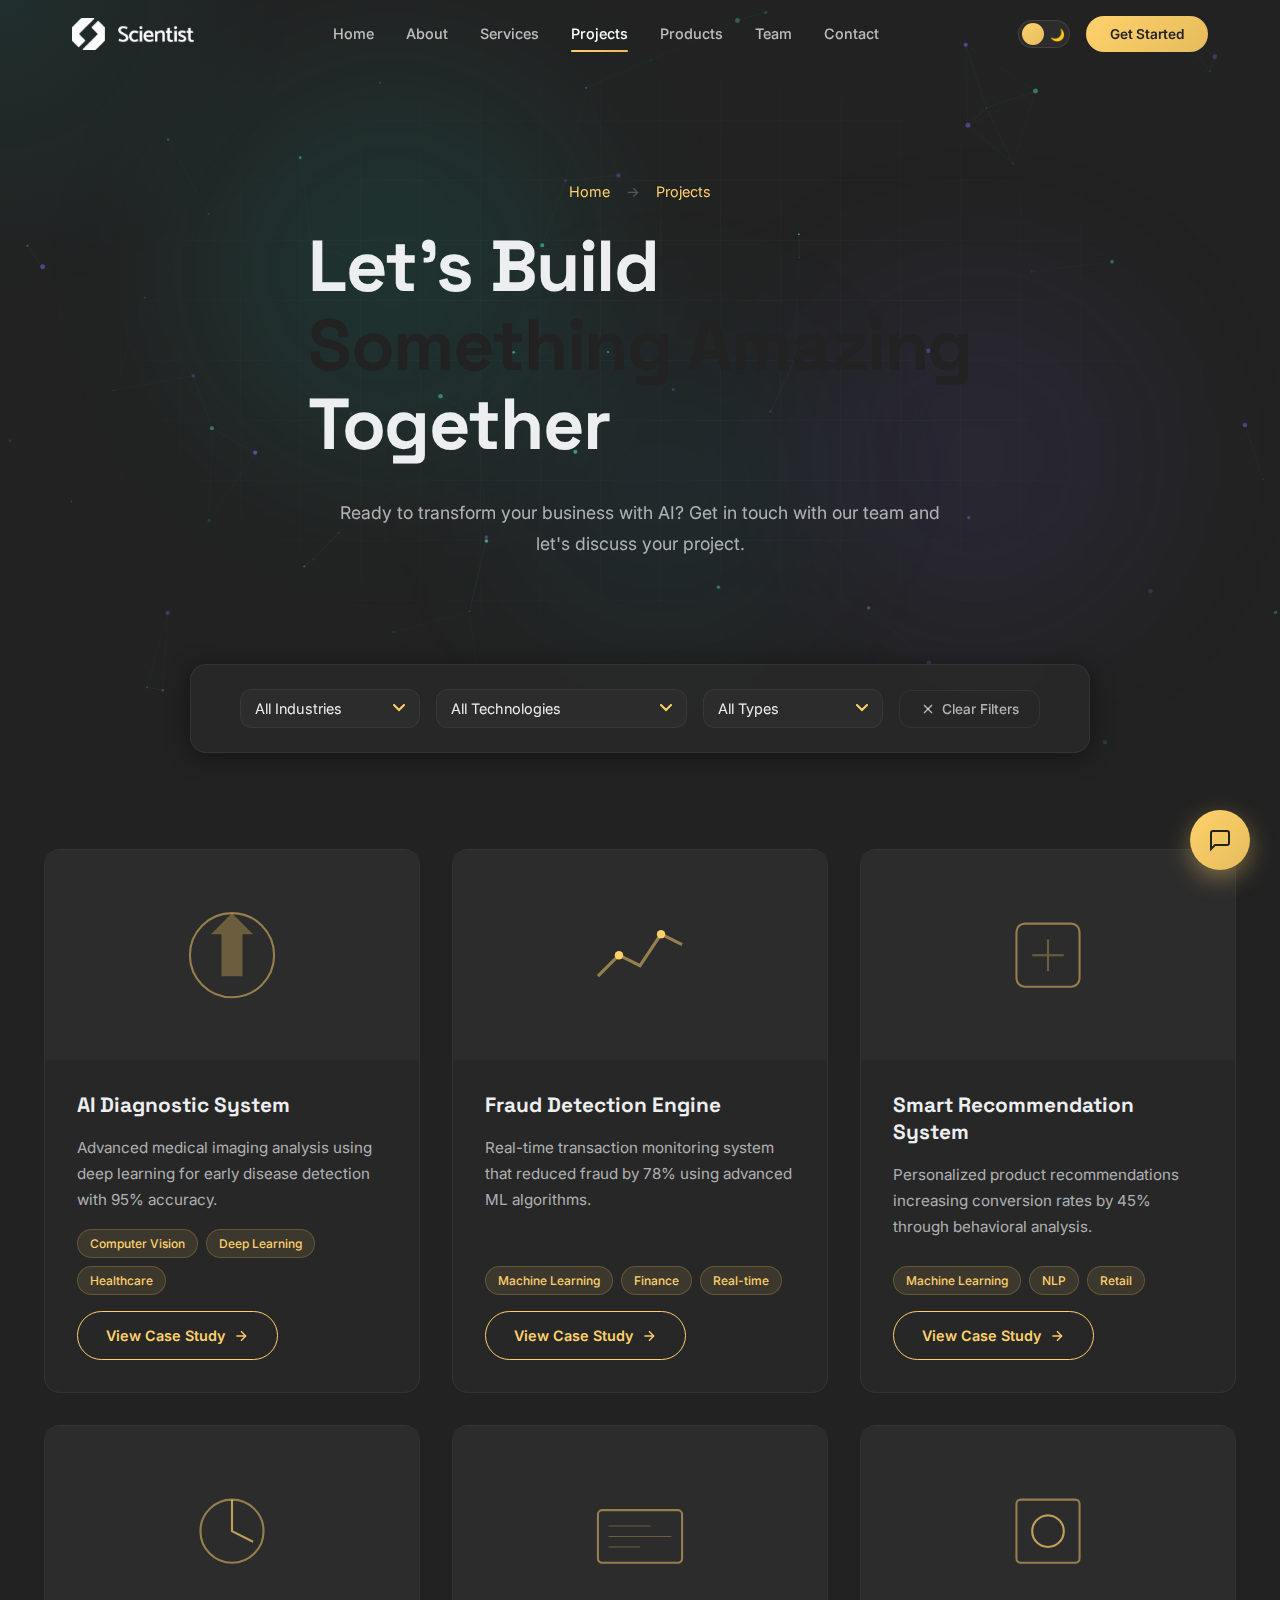
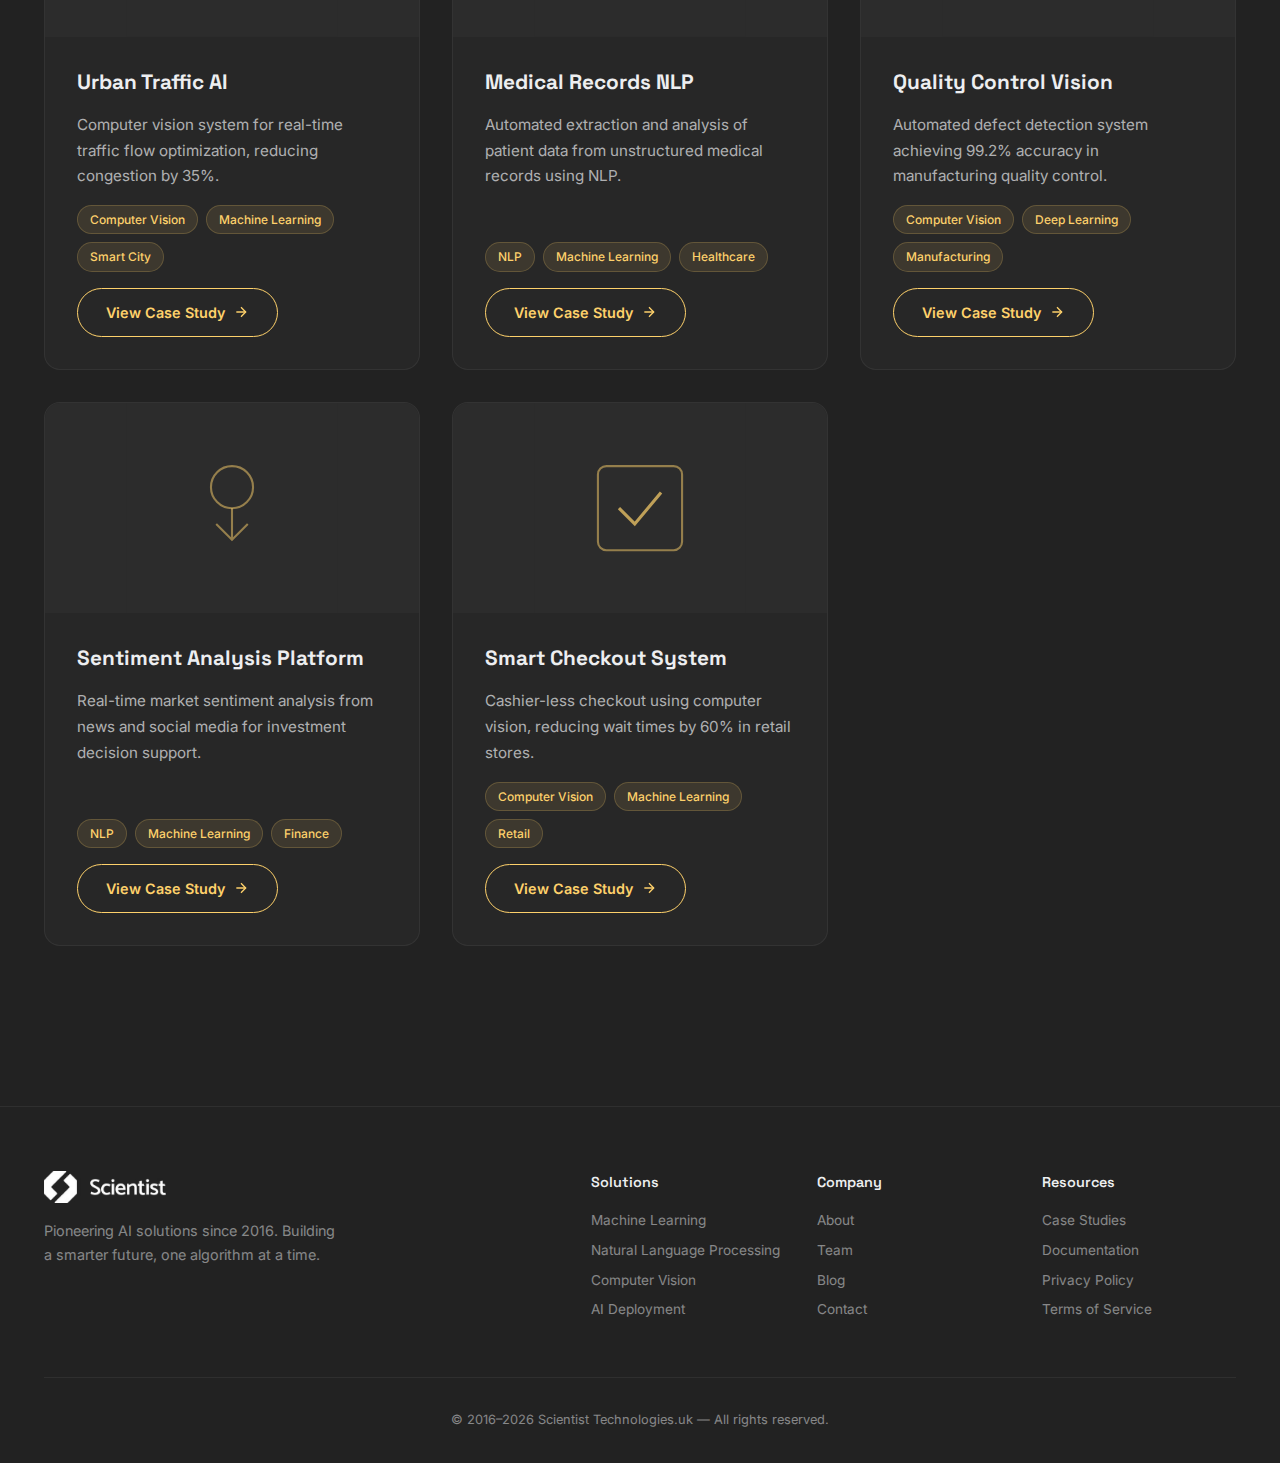
<file: case-study.html>
<!DOCTYPE html>
<html lang="en">
<head>
    <meta charset="UTF-8">
    <meta name="viewport" content="width=device-width, initial-scale=1.0">
    <title>Case Studies — Scientist Technologies</title>
    <meta name="description" content="Explore detailed case studies of our AI and machine learning projects.">
    <link rel="icon" type="image/avif" href="assets/images/icons/company-logo.avif">
    <link rel="preconnect" href="https://fonts.googleapis.com">
    <link rel="preconnect" href="https://fonts.gstatic.com" crossorigin>
    <link href="https://fonts.googleapis.com/css2?family=Inter:wght@300;400;500;600;700;800;900&family=Space+Grotesk:wght@400;500;600;700&display=swap" rel="stylesheet">
    <link rel="stylesheet" href="assets/css/styles.css">
</head>
<body>
    <div class="cursor-glow" id="cursorGlow"></div>
    <canvas id="particleCanvas"></canvas>
    
    <header class="navbar" id="navbar">
        <div class="nav-container">
            <a href="index.html" class="nav-logo" id="navLogo">
                <img src="assets/images/icons/company-logo.avif" alt="Scientist Technologies Logo" class="logo-img">
            </a>
            <nav class="nav-links" id="navLinks">
                <a href="index.html" class="nav-link" data-section="home">Home</a>
                <a href="about.html" class="nav-link" data-section="about">About</a>
                <a href="services.html" class="nav-link" data-section="services">Services</a>
                <a href="projects.html" class="nav-link" data-section="projects">Projects</a>
                <a href="team.html" class="nav-link" data-section="team">Team</a>
                <a href="contact.html" class="nav-link" data-section="contact">Contact</a>
            </nav>
            <div class="nav-actions">
                <button class="theme-toggle" id="themeToggle" aria-label="Toggle dark mode">
                    <span class="theme-toggle-track">
                        <span class="theme-toggle-icon sun">☀️</span>
                        <span class="theme-toggle-icon moon">🌙</span>
                        <span class="theme-toggle-thumb"></span>
                    </span>
                </button>
                <button class="nav-cta" id="navCta">Get Started</button>
                <button class="mobile-menu-btn" id="mobileMenuBtn" aria-label="Toggle menu">
                    <span></span>
                    <span></span>
                    <span></span>
                </button>
            </div>
        </div>
    </header>

    <div class="mobile-menu" id="mobileMenu">
        <nav class="mobile-nav-links">
            <a href="index.html" class="mobile-nav-link">Home</a>
            <a href="about.html" class="mobile-nav-link">About</a>
            <a href="services.html" class="mobile-nav-link">Services</a>
            <a href="projects.html" class="mobile-nav-link">Projects</a>
            <a href="team.html" class="mobile-nav-link">Team</a>
            <a href="contact.html" class="mobile-nav-link">Contact</a>
        </nav>
    </div>

    <main>
        <!-- Page Hero -->
        <section class="hero case-study-hero">
            <div class="hero-bg">
                <div class="hero-grid"></div>
                <div class="hero-orbs">
                    <div class="orb orb-1"></div>
                    <div class="orb orb-2"></div>
                    <div class="orb orb-3"></div>
                </div>
            </div>
            <div class="hero-content">
                <div class="breadcrumb animate-on-scroll">
                    <a href="index.html">Home</a>
                    <span class="breadcrumb-separator">→</span>
                    <a href="projects.html">Projects</a>
                    <span class="breadcrumb-separator">→</span>
                    <span>Case Studies</span>
                </div>
                <h1 class="hero-title animate-on-scroll">
                    <span class="title-line">Our Success</span>
                    <span class="title-line gradient-text">Stories</span>
                </h1>
                <p class="hero-subtitle animate-on-scroll">
                    Explore how we've helped businesses transform with AI and machine learning solutions.
                </p>
            </div>
        </section>

        <!-- Overview Section -->
        <section class="section case-study-overview" id="ai-diagnostic">
            <div class="container">
                <!-- Project Header -->
                <div class="case-study-header animate-on-scroll">
                    <h2 class="case-study-title">AI-Powered Medical Diagnostics</h2>
                    <p class="case-study-subtitle">Revolutionizing Healthcare with Deep Learning</p>
                </div>

                <!-- Key Metrics -->
                <div class="hero-metrics animate-on-scroll">
                    <div class="metric-card glass-card">
                        <div class="metric-icon">🎯</div>
                        <div class="metric-value">95%</div>
                        <div class="metric-label">Accuracy</div>
                    </div>
                    <div class="metric-card glass-card">
                        <div class="metric-icon">⏱️</div>
                        <div class="metric-value">60%</div>
                        <div class="metric-label">Time Saved</div>
                    </div>
                    <div class="metric-card glass-card">
                        <div class="metric-icon">👥</div>
                        <div class="metric-value">50K+</div>
                        <div class="metric-label">Patients Served</div>
                    </div>
                </div>

                <!-- Quick Summary -->
                <div class="summary-grid animate-on-scroll">
                    <div class="summary-item">
                        <span class="summary-label">Client</span>
                        <span class="summary-value">Global Healthcare Network</span>
                    </div>
                    <div class="summary-item">
                        <span class="summary-label">Industry</span>
                        <span class="summary-value">Healthcare</span>
                    </div>
                    <div class="summary-item">
                        <span class="summary-label">Technologies</span>
                        <span class="summary-value tech-list">
                            <span class="tech-badge">TensorFlow</span>
                            <span class="tech-badge">PyTorch</span>
                            <span class="tech-badge">Computer Vision</span>
                            <span class="tech-badge">Deep Learning</span>
                        </span>
                    </div>
                    <div class="summary-item">
                        <span class="summary-label">Duration</span>
                        <span class="summary-value">8 months</span>
                    </div>
                    <div class="summary-item">
                        <span class="summary-label">Team Size</span>
                        <span class="summary-value">6 engineers</span>
                    </div>
                </div>
            </div>
        </section>

        <!-- Problem Section -->
        <section class="section case-study-problem">
            <div class="container">
                <div class="section-header animate-on-scroll">
                    <span class="section-tag">The Challenge</span>
                    <h3 class="section-title">Problem <span class="gradient-text">Statement</span></h3>
                </div>
                <div class="problem-content">
                    <div class="problem-text animate-on-scroll">
                        <p>Medical imaging analysis was time-consuming and prone to human error, with radiologists spending 2-3 hours per case. The healthcare network faced a critical shortage of specialized radiologists while dealing with increasing patient volumes.</p>
                        <ul class="pain-points">
                            <li>Manual analysis taking 2-3 hours per case</li>
                            <li>High false negative rates in early detection</li>
                            <li>Shortage of specialized radiologists</li>
                            <li>Inconsistent diagnostic quality across facilities</li>
                        </ul>
                    </div>
                    <div class="problem-visual animate-on-scroll">
                        <svg viewBox="0 0 200 200" fill="none" xmlns="http://www.w3.org/2000/svg">
                            <circle cx="100" cy="100" r="80" stroke="currentColor" stroke-width="2" opacity="0.3"/>
                            <path d="M100 60 L100 100 L140 100" stroke="currentColor" stroke-width="3" stroke-linecap="round"/>
                            <circle cx="100" cy="100" r="8" fill="currentColor"/>
                        </svg>
                    </div>
                </div>
            </div>
        </section>

        <!-- Solution Section -->
        <section class="section case-study-solution">
            <div class="container">
                <div class="section-header animate-on-scroll">
                    <span class="section-tag">Our Approach</span>
                    <h3 class="section-title">Solution & <span class="gradient-text">Implementation</span></h3>
                </div>
                <div class="solution-content">
                    <div class="solution-text animate-on-scroll">
                        <p class="solution-approach">We developed a deep learning system using convolutional neural networks trained on over 1 million medical images. The system provides real-time analysis with explainable AI features to assist radiologists in making faster, more accurate diagnoses.</p>
                        
                        <div class="solution-highlights">
                            <div class="highlight-item">
                                <div class="highlight-icon">🧠</div>
                                <div class="highlight-content">
                                    <h4>Deep Learning Architecture</h4>
                                    <p>Custom CNN models optimized for medical imaging analysis</p>
                                </div>
                            </div>
                            <div class="highlight-item">
                                <div class="highlight-icon">⚡</div>
                                <div class="highlight-content">
                                    <h4>Real-time Processing</h4>
                                    <p>Sub-second inference time for immediate diagnostic support</p>
                                </div>
                            </div>
                            <div class="highlight-item">
                                <div class="highlight-icon">🔍</div>
                                <div class="highlight-content">
                                    <h4>Explainable AI</h4>
                                    <p>Visual heatmaps showing model decision-making process</p>
                                </div>
                            </div>
                        </div>
                    </div>
                    <div class="solution-visual animate-on-scroll">
                        <svg viewBox="0 0 200 200" fill="none" xmlns="http://www.w3.org/2000/svg">
                            <!-- Neural network visualization -->
                            <circle cx="40" cy="50" r="8" fill="currentColor" opacity="0.6"/>
                            <circle cx="40" cy="100" r="8" fill="currentColor" opacity="0.6"/>
                            <circle cx="40" cy="150" r="8" fill="currentColor" opacity="0.6"/>
                            
                            <circle cx="100" cy="35" r="8" fill="currentColor" opacity="0.7"/>
                            <circle cx="100" cy="70" r="8" fill="currentColor" opacity="0.7"/>
                            <circle cx="100" cy="100" r="8" fill="currentColor" opacity="0.7"/>
                            <circle cx="100" cy="130" r="8" fill="currentColor" opacity="0.7"/>
                            <circle cx="100" cy="165" r="8" fill="currentColor" opacity="0.7"/>
                            
                            <circle cx="160" cy="75" r="8" fill="#fed16b"/>
                            <circle cx="160" cy="125" r="8" fill="#fed16b"/>
                            
                            <!-- Connections -->
                            <line x1="48" y1="50" x2="92" y2="35" stroke="currentColor" stroke-width="1" opacity="0.3"/>
                            <line x1="48" y1="50" x2="92" y2="70" stroke="currentColor" stroke-width="1" opacity="0.3"/>
                            <line x1="48" y1="100" x2="92" y2="100" stroke="currentColor" stroke-width="1" opacity="0.3"/>
                            <line x1="48" y1="150" x2="92" y2="130" stroke="currentColor" stroke-width="1" opacity="0.3"/>
                            <line x1="48" y1="150" x2="92" y2="165" stroke="currentColor" stroke-width="1" opacity="0.3"/>
                            
                            <line x1="108" y1="35" x2="152" y2="75" stroke="#fed16b" stroke-width="2" opacity="0.5"/>
                            <line x1="108" y1="70" x2="152" y2="75" stroke="#fed16b" stroke-width="2" opacity="0.5"/>
                            <line x1="108" y1="100" x2="152" y2="75" stroke="#fed16b" stroke-width="2" opacity="0.5"/>
                            <line x1="108" y1="130" x2="152" y2="125" stroke="#fed16b" stroke-width="2" opacity="0.5"/>
                            <line x1="108" y1="165" x2="152" y2="125" stroke="#fed16b" stroke-width="2" opacity="0.5"/>
                        </svg>
                    </div>
                </div>
            </div>
        </section>

        <!-- Results Section -->
        <section class="section case-study-results">
            <div class="container">
                <div class="section-header animate-on-scroll">
                    <span class="section-tag">Impact</span>
                    <h3 class="section-title">Results & <span class="gradient-text">Outcomes</span></h3>
                </div>
                <div class="results-grid">
                    <div class="result-card glass-card animate-on-scroll">
                        <div class="result-label">Diagnostic Accuracy</div>
                        <div class="result-comparison">
                            <span class="result-before">78%</span>
                            <span class="result-arrow">→</span>
                            <span class="result-after">95%</span>
                        </div>
                        <div class="result-improvement">+17% improvement</div>
                    </div>
                    <div class="result-card glass-card animate-on-scroll">
                        <div class="result-label">Analysis Time</div>
                        <div class="result-comparison">
                            <span class="result-before">2.5 hrs</span>
                            <span class="result-arrow">→</span>
                            <span class="result-after">15 min</span>
                        </div>
                        <div class="result-improvement">-94% faster</div>
                    </div>
                    <div class="result-card glass-card animate-on-scroll">
                        <div class="result-label">Cost per Diagnosis</div>
                        <div class="result-comparison">
                            <span class="result-before">$250</span>
                            <span class="result-arrow">→</span>
                            <span class="result-after">$50</span>
                        </div>
                        <div class="result-improvement">-80% cost reduction</div>
                    </div>
                </div>
                <div class="results-impact animate-on-scroll">
                    <p>Processed over 50,000 patient cases with 95% accuracy, reducing diagnostic time by 94% and enabling early detection of critical conditions. The system is now deployed across 20 healthcare facilities, serving millions of patients annually.</p>
                </div>
            </div>
        </section>

        <!-- CTA Section -->
        <section class="section case-study-cta">
            <div class="container">
                <div class="cta-content animate-on-scroll">
                    <h2>Ready to Transform Your Business?</h2>
                    <p>Let's discuss how we can help you achieve similar results.</p>
                    <a href="contact.html" class="btn btn-primary">
                        <span>Start Your Project</span>
                        <svg width="20" height="20" viewBox="0 0 24 24" fill="none" stroke="currentColor"
                            stroke-width="2" stroke-linecap="round" stroke-linejoin="round">
                            <line x1="5" y1="12" x2="19" y2="12" />
                            <polyline points="12 5 19 12 12 19" />
                        </svg>
                    </a>
                </div>
            </div>
        </section>
    </main>

    <!-- Footer -->
    <footer class="footer">
        <div class="container">
            <div class="footer-content">
                <div class="footer-brand">
                    <a href="index.html" class="nav-logo">
                        <img src="assets/images/icons/company-logo.avif" alt="Scientist Technologies Logo" class="logo-img">
                    </a>
                    <p class="footer-tagline">Pioneering AI solutions since 2016. Building a smarter future, one algorithm at a time.</p>
                </div>
                <div class="footer-links-grid">
                    <div class="footer-col">
                        <h4>Solutions</h4>
                        <a href="services.html">Machine Learning</a>
                        <a href="services.html">Natural Language Processing</a>
                        <a href="services.html">Computer Vision</a>
                        <a href="services.html">AI Deployment</a>
                    </div>
                    <div class="footer-col">
                        <h4>Company</h4>
                        <a href="about.html">About</a>
                        <a href="team.html">Team</a>
                        <a href="#">Blog</a>
                        <a href="contact.html">Contact</a>
                    </div>
                    <div class="footer-col">
                        <h4>Resources</h4>
                        <a href="projects.html">Case Studies</a>
                        <a href="#">Documentation</a>
                        <a href="#">Privacy Policy</a>
                        <a href="#">Terms of Service</a>
                    </div>
                </div>
            </div>
            <div class="footer-bottom">
                <p>© 2016–2026 Scientist Technologies.uk — All rights reserved.</p>
            </div>
        </div>
    </footer>

    <script src="assets/js/script.js"></script>
    <script src="assets/js/chatbot.js"></script>
</body>
</html>
</file>
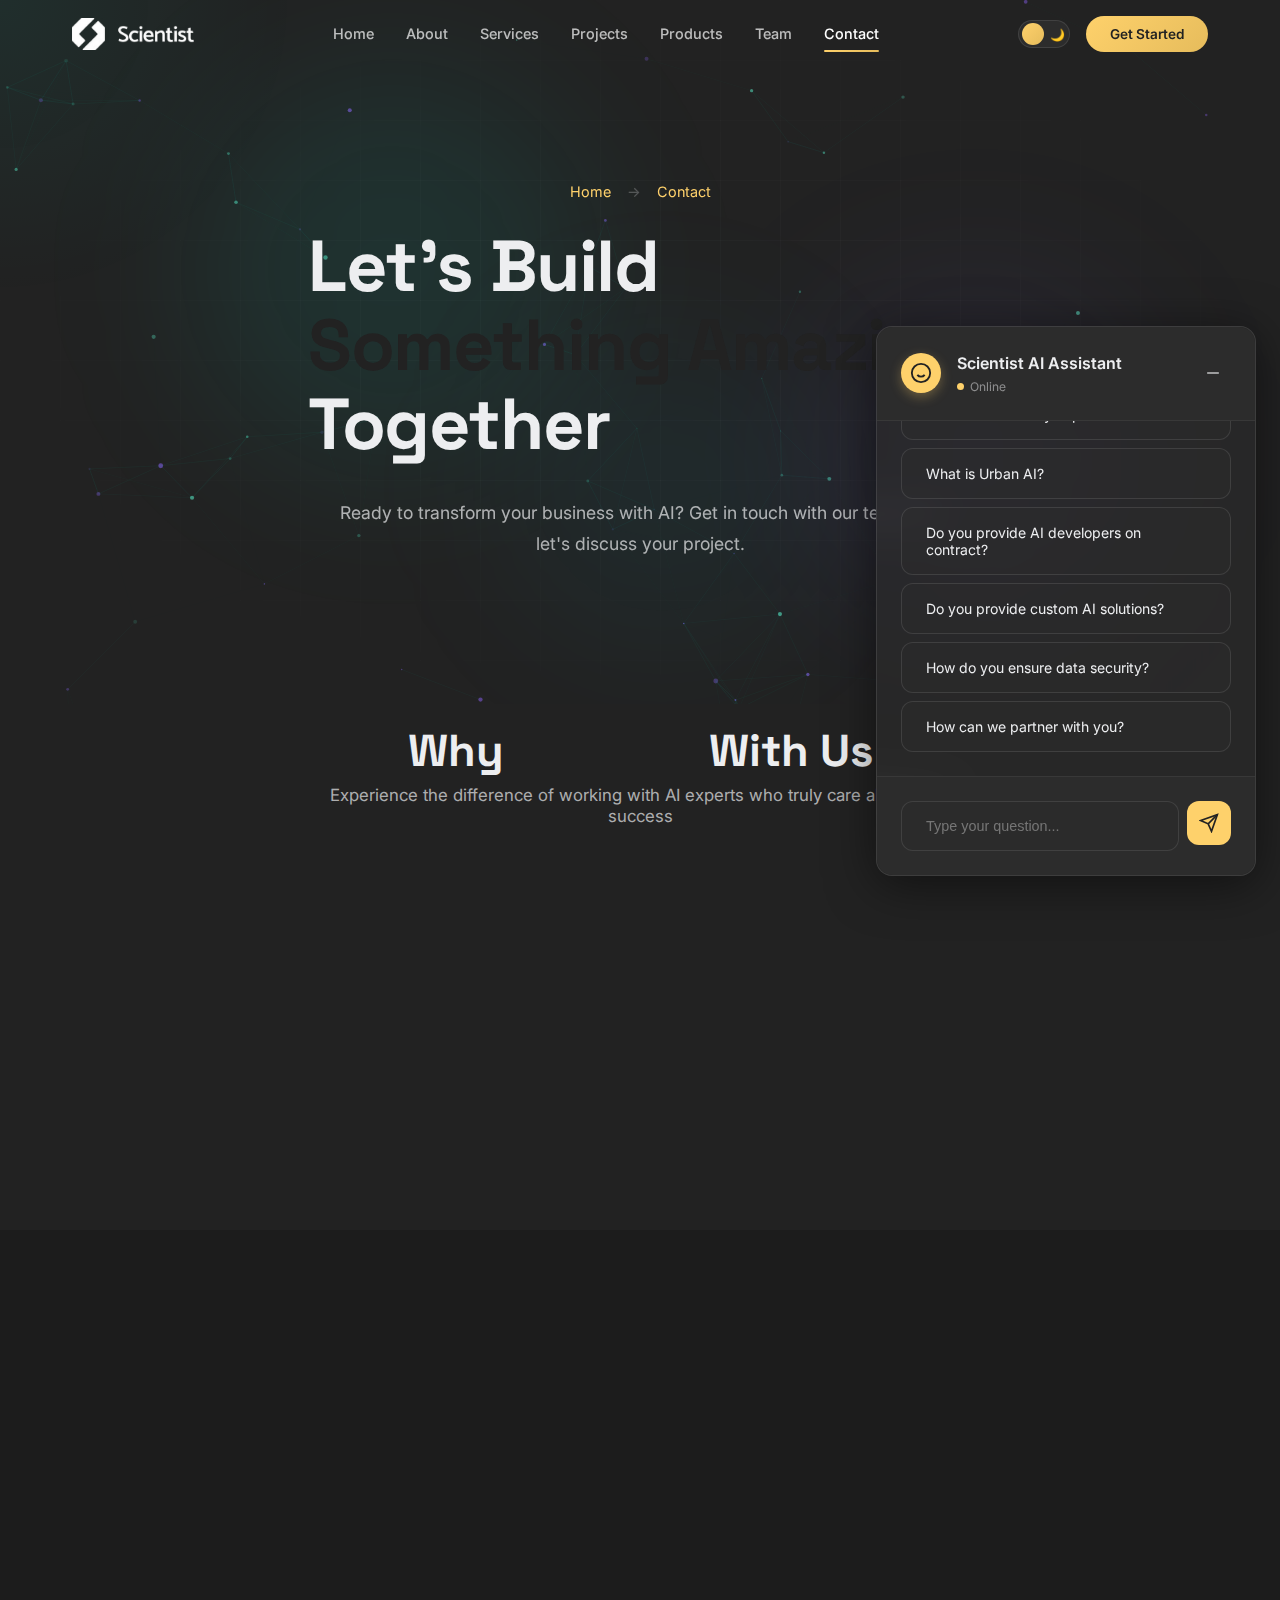
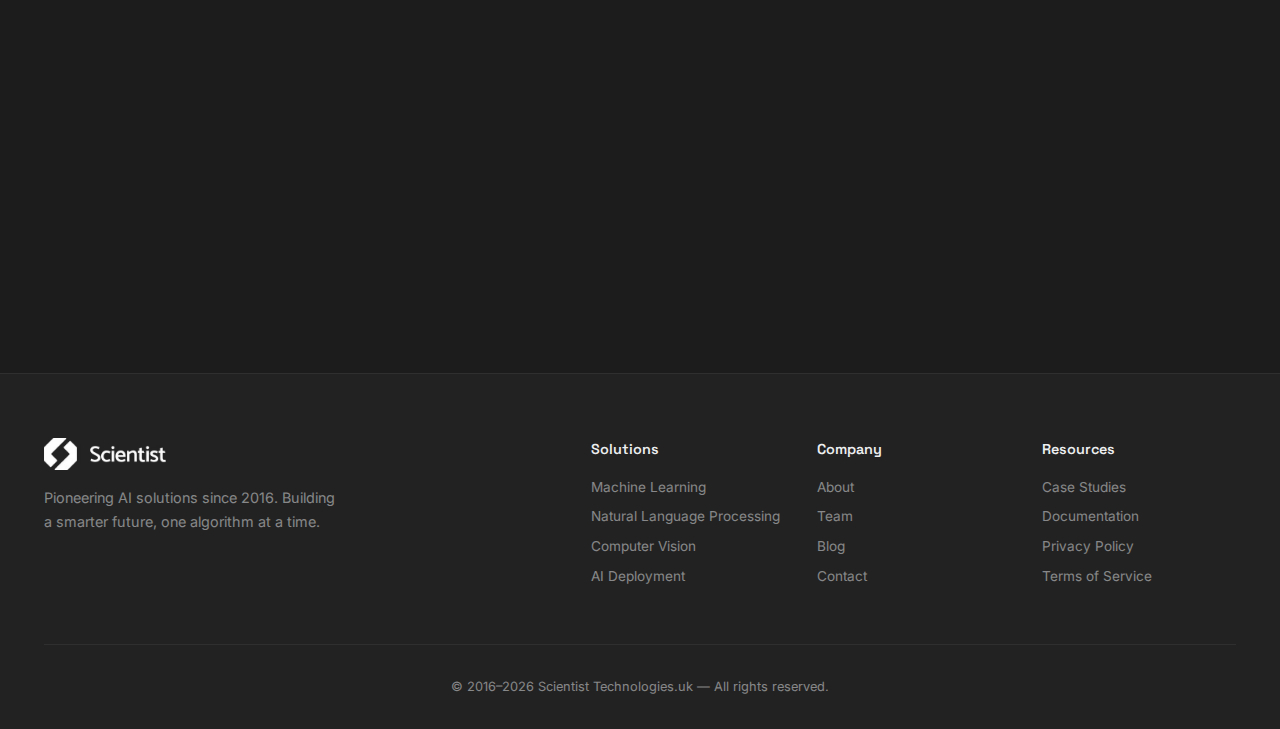
<file: contact.html>
<!DOCTYPE html>
<html lang="en">

<head>
    <meta charset="UTF-8">
    <meta name="viewport" content="width=device-width, initial-scale=1.0">
    <title>Contact Us — Scientist Technologies</title>
    <meta name="description"
        content="Get in touch with Scientist Technologies. Let's discuss how AI can transform your business.">
    <meta name="keywords"
        content="contact AI company, AI consultation, get AI quote, Scientist Technologies contact">

    <!-- Open Graph / Facebook -->
    <meta property="og:type" content="website">
    <meta property="og:url" content="https://scientisttechnologies.uk/contact">
    <meta property="og:title" content="Contact Us — Scientist Technologies">
    <meta property="og:description"
        content="Get in touch with Scientist Technologies. Let's discuss how AI can transform your business.">
    <meta property="og:image" content="Asset 1_4x12ZDALQWSkillzRHover23454.avif">

    <!-- Twitter -->
    <meta property="twitter:card" content="summary_large_image">
    <meta property="twitter:url" content="https://scientisttechnologies.uk/contact">
    <meta property="twitter:title" content="Contact Us — Scientist Technologies">
    <meta property="twitter:description"
        content="Get in touch with Scientist Technologies.">
    <meta property="twitter:image" content="Asset 1_4x12ZDALQWSkillzRHover23454.avif">

    <!-- Favicon -->
    <link rel="icon" type="image/avif" href="assets/images/icons/company-logo.avif">
    <link rel="preconnect" href="https://fonts.googleapis.com">
    <link rel="preconnect" href="https://fonts.gstatic.com" crossorigin>
    <link
        href="https://fonts.googleapis.com/css2?family=Inter:wght@300;400;500;600;700;800;900&family=Space+Grotesk:wght@400;500;600;700&display=swap"
        rel="stylesheet">
    
    <link rel="stylesheet" href="assets/css/styles.css">
</head>

<body>
    <!-- Cursor Glow Effect -->
    <div class="cursor-glow" id="cursorGlow"></div>

    <!-- Particle Canvas -->
    <canvas id="particleCanvas"></canvas>

    <!-- Navigation -->
    <header class="navbar" id="navbar">
        <div class="nav-container">
            <a href="index.html" class="nav-logo" id="navLogo">
                <img src="assets/images/icons/company-logo.avif" alt="Scientist Technologies Logo" class="logo-img">
            </a>
            <nav class="nav-links" id="navLinks">
    <a href="index.html" class="nav-link">Home</a>
    <a href="about.html" class="nav-link">About</a>
    <a href="services.html" class="nav-link">Services</a>
    <a href="projects.html" class="nav-link">Projects</a>
    <a href="products.html" class="nav-link">Products</a>
    <a href="team.html" class="nav-link ">Team</a>
    <a href="contact.html" class="nav-link active">Contact</a>
</nav>
            <div class="nav-actions">
                <button class="theme-toggle" id="themeToggle" aria-label="Toggle dark mode">
                    <span class="theme-toggle-track">
                        <span class="theme-toggle-icon sun">☀️</span>
                        <span class="theme-toggle-icon moon">🌙</span>
                        <span class="theme-toggle-thumb"></span>
                    </span>
                </button>
                <button class="nav-cta" id="navCta">Get Started</button>
                <button class="mobile-menu-btn" id="mobileMenuBtn" aria-label="Toggle menu">
                    <span></span>
                    <span></span>
                    <span></span>
                </button>
            </div>
        </div>
    </header>

    <!-- Mobile Menu -->
    <div class="mobile-menu" id="mobileMenu">
        <nav class="mobile-nav-links">
            <a href="index.html" class="mobile-nav-link">Home</a>
            <a href="about.html" class="mobile-nav-link">About</a>
            <a href="services.html" class="mobile-nav-link">Services</a>
            <a href="projects.html" class="mobile-nav-link">Projects</a>
            <a href="products.html" class="mobile-nav-link">Products</a>
            <a href="team.html" class="mobile-nav-link">Team</a>
            <a href="contact.html" class="mobile-nav-link">Contact</a>
        </nav>
    </div>

    <main>
        <!-- Hero Section -->
        <section class="hero team-hero" id="contact-hero">
            <div class="hero-bg">
                <div class="hero-grid"></div>
                <div class="hero-orbs">
                    <div class="orb orb-1"></div>
                    <div class="orb orb-2"></div>
                    <div class="orb orb-3"></div>
                </div>
            </div>
            <div class="hero-content">
                <div class="breadcrumb animate-on-scroll">
                    <a href="index.html">Home</a>
                    <span class="breadcrumb-separator">→</span>
                    <span>Contact</span>
                </div>
                <h1 class="hero-title animate-on-scroll">
                    <span class="title-line">Let's Build</span>
                    <span class="title-line gradient-text">Something Amazing</span>
                    <span class="title-line">Together</span>
                </h1>
                <p class="hero-subtitle animate-on-scroll">
                    Ready to transform your business with AI? Get in touch with our team and let's discuss your project.
                </p>
            </div>
        </section>

        <!-- Why Connect Section -->
        <section class="section why-connect-section" id="why-connect">
            <div class="container">
                <div class="section-header animate-on-scroll">
                    <h2 class="section-title">Why <span class="gradient-text">Connect</span> With Us</h2>
                    <p class="section-subtitle">Experience the difference of working with AI experts who truly care about your success</p>
                </div>

                <div class="why-connect-grid">
                    <!-- Quick Response -->
                    <div class="why-connect-card glass-card animate-on-scroll">
                        <div class="why-connect-icon">
                            <svg viewBox="0 0 64 64" fill="none" xmlns="http://www.w3.org/2000/svg">
                                <circle cx="32" cy="32" r="24" stroke="currentColor" stroke-width="2"/>
                                <path d="M32 16V32L42 42" stroke="currentColor" stroke-width="2" stroke-linecap="round"/>
                            </svg>
                        </div>
                        <h3>Quick Response Time</h3>
                        <p>We respond to all inquiries within 24 hours. Your time is valuable, and we respect that.</p>
                        <div class="why-connect-stat">
                            <span class="stat-highlight">< 24hrs</span>
                            <span class="stat-label">Response Time</span>
                        </div>
                    </div>

                    <!-- Expert Consultation -->
                    <div class="why-connect-card glass-card animate-on-scroll">
                        <div class="why-connect-icon">
                            <svg viewBox="0 0 64 64" fill="none" xmlns="http://www.w3.org/2000/svg">
                                <circle cx="32" cy="24" r="12" stroke="currentColor" stroke-width="2"/>
                                <path d="M16 52C16 42 22 36 32 36C42 36 48 42 48 52" stroke="currentColor" stroke-width="2"/>
                                <path d="M32 36V44" stroke="currentColor" stroke-width="2" stroke-linecap="round"/>
                            </svg>
                        </div>
                        <h3>Expert Consultation</h3>
                        <p>Free initial AI assessment and consultation to understand your needs and challenges.</p>
                        <div class="why-connect-stat">
                            <span class="stat-highlight">100%</span>
                            <span class="stat-label">Free Consultation</span>
                        </div>
                    </div>

                    <!-- Tailored Solutions -->
                    <div class="why-connect-card glass-card animate-on-scroll">
                        <div class="why-connect-icon">
                            <svg viewBox="0 0 64 64" fill="none" xmlns="http://www.w3.org/2000/svg">
                                <rect x="16" y="16" width="32" height="32" rx="4" stroke="currentColor" stroke-width="2"/>
                                <path d="M24 32L30 38L40 26" stroke="currentColor" stroke-width="2" stroke-linecap="round" stroke-linejoin="round"/>
                            </svg>
                        </div>
                        <h3>Tailored Solutions</h3>
                        <p>Custom AI strategies designed specifically for your business goals and requirements.</p>
                        <div class="why-connect-stat">
                            <span class="stat-highlight">Custom</span>
                            <span class="stat-label">Approach</span>
                        </div>
                    </div>

                    <!-- Proven Track Record -->
                    <div class="why-connect-card glass-card animate-on-scroll">
                        <div class="why-connect-icon">
                            <svg viewBox="0 0 64 64" fill="none" xmlns="http://www.w3.org/2000/svg">
                                <path d="M32 12L36 24H48L38 32L42 44L32 38L22 44L26 32L16 24H28L32 12Z" stroke="currentColor" stroke-width="2" fill="none"/>
                            </svg>
                        </div>
                        <h3>Proven Track Record</h3>
                        <p>Over 150+ successful AI projects delivered with 95% client satisfaction rate.</p>
                        <div class="why-connect-stat">
                            <span class="stat-highlight">150+</span>
                            <span class="stat-label">Projects Delivered</span>
                        </div>
                    </div>
                </div>
            </div>
        </section>

        <!-- Contact Form Section -->
        <section class="section contact-section" id="contact">
            <div class="container">
                <div class="contact-layout">
                    <!-- Left: Contact Information -->
                    <div class="contact-info-column animate-on-scroll">
                        <!-- London Office -->
                        <div class="office-block">
                            <h3 class="office-title">London, UK-</h3>
                            <p class="office-address">Creative Works, 7 Blackhorse Ln, E17 6DS</p>
                            <a href="tel:+447774172545" class="office-phone">(+44) 777 417 2545</a>
                        </div>

                        <!-- Bengaluru Office -->
                        <div class="office-block">
                            <h3 class="office-title">Bengaluru, India-</h3>
                            <p class="office-address">27th Main Rd, Phase 3, 1st Sector, HSR Layout, Bangalore</p>
                            <a href="tel:+919916695156" class="office-phone">(+91) 991 669 5156</a>
                        </div>

                        <!-- Email -->
                        <div class="office-block">
                            <h3 class="office-title">Email-</h3>
                            <a href="mailto:team@scientisttechnologies.com" class="office-email">team@scientisttechnologies.com</a>
                        </div>
                    </div>

                    <!-- Right: Contact Form -->
                    <div class="contact-form-column animate-on-scroll">
                        <div class="form-header">
                            <h2>Leave a message</h2>
                        </div>
                        <form id="contactForm" class="simple-contact-form">
                            <div class="form-group">
                                <input type="text" id="name" name="name" placeholder="Name" required>
                            </div>

                            <div class="form-group">
                                <input type="email" id="email" name="email" placeholder="Email" required>
                            </div>

                            <div class="form-group">
                                <textarea id="message" name="message" rows="6" placeholder="Type your message here..." required></textarea>
                            </div>

                            <button type="submit" class="btn btn-primary btn-submit">Submit</button>
                        </form>
                    </div>
                </div>
            </div>
        </section>

        <!-- Map Section (Optional) -->
        <!-- Removed as per user request -->
    </main>

    <!-- Footer -->
    <footer class="footer">
        <div class="container">
            <div class="footer-content">
                <div class="footer-brand">
                    <a href="index.html" class="nav-logo">
                        <img src="assets/images/icons/company-logo.avif" alt="Scientist Technologies Logo"
                            class="logo-img">
                    </a>
                    <p class="footer-tagline">Pioneering AI solutions since 2016. Building a smarter future, one
                        algorithm at a time.</p>
                </div>
                <div class="footer-links-grid">
                    <div class="footer-col">
                        <h4>Solutions</h4>
                        <a href="services.html">Machine Learning</a>
                        <a href="services.html">Natural Language Processing</a>
                        <a href="services.html">Computer Vision</a>
                        <a href="services.html">AI Deployment</a>
                    </div>
                    <div class="footer-col">
                        <h4>Company</h4>
                        <a href="about.html">About</a>
                        <a href="team.html">Team</a>
                        <a href="#">Blog</a>
                        <a href="contact.html">Contact</a>
                    </div>
                    <div class="footer-col">
                        <h4>Resources</h4>
                        <a href="#">Case Studies</a>
                        <a href="#">Documentation</a>
                        <a href="#">Privacy Policy</a>
                        <a href="#">Terms of Service</a>
                    </div>
                </div>
            </div>
            <div class="footer-bottom">
                <p>© 2016–2026 Scientist Technologies.uk — All rights reserved.</p>
            </div>
        </div>
    </footer>

    <!-- AI Chatbot (Only on Contact Page) -->
    

    <script src="assets/js/script.js"></script>
    <script src="assets/js/chatbot.js"></script>
</body>

</html>
</file>
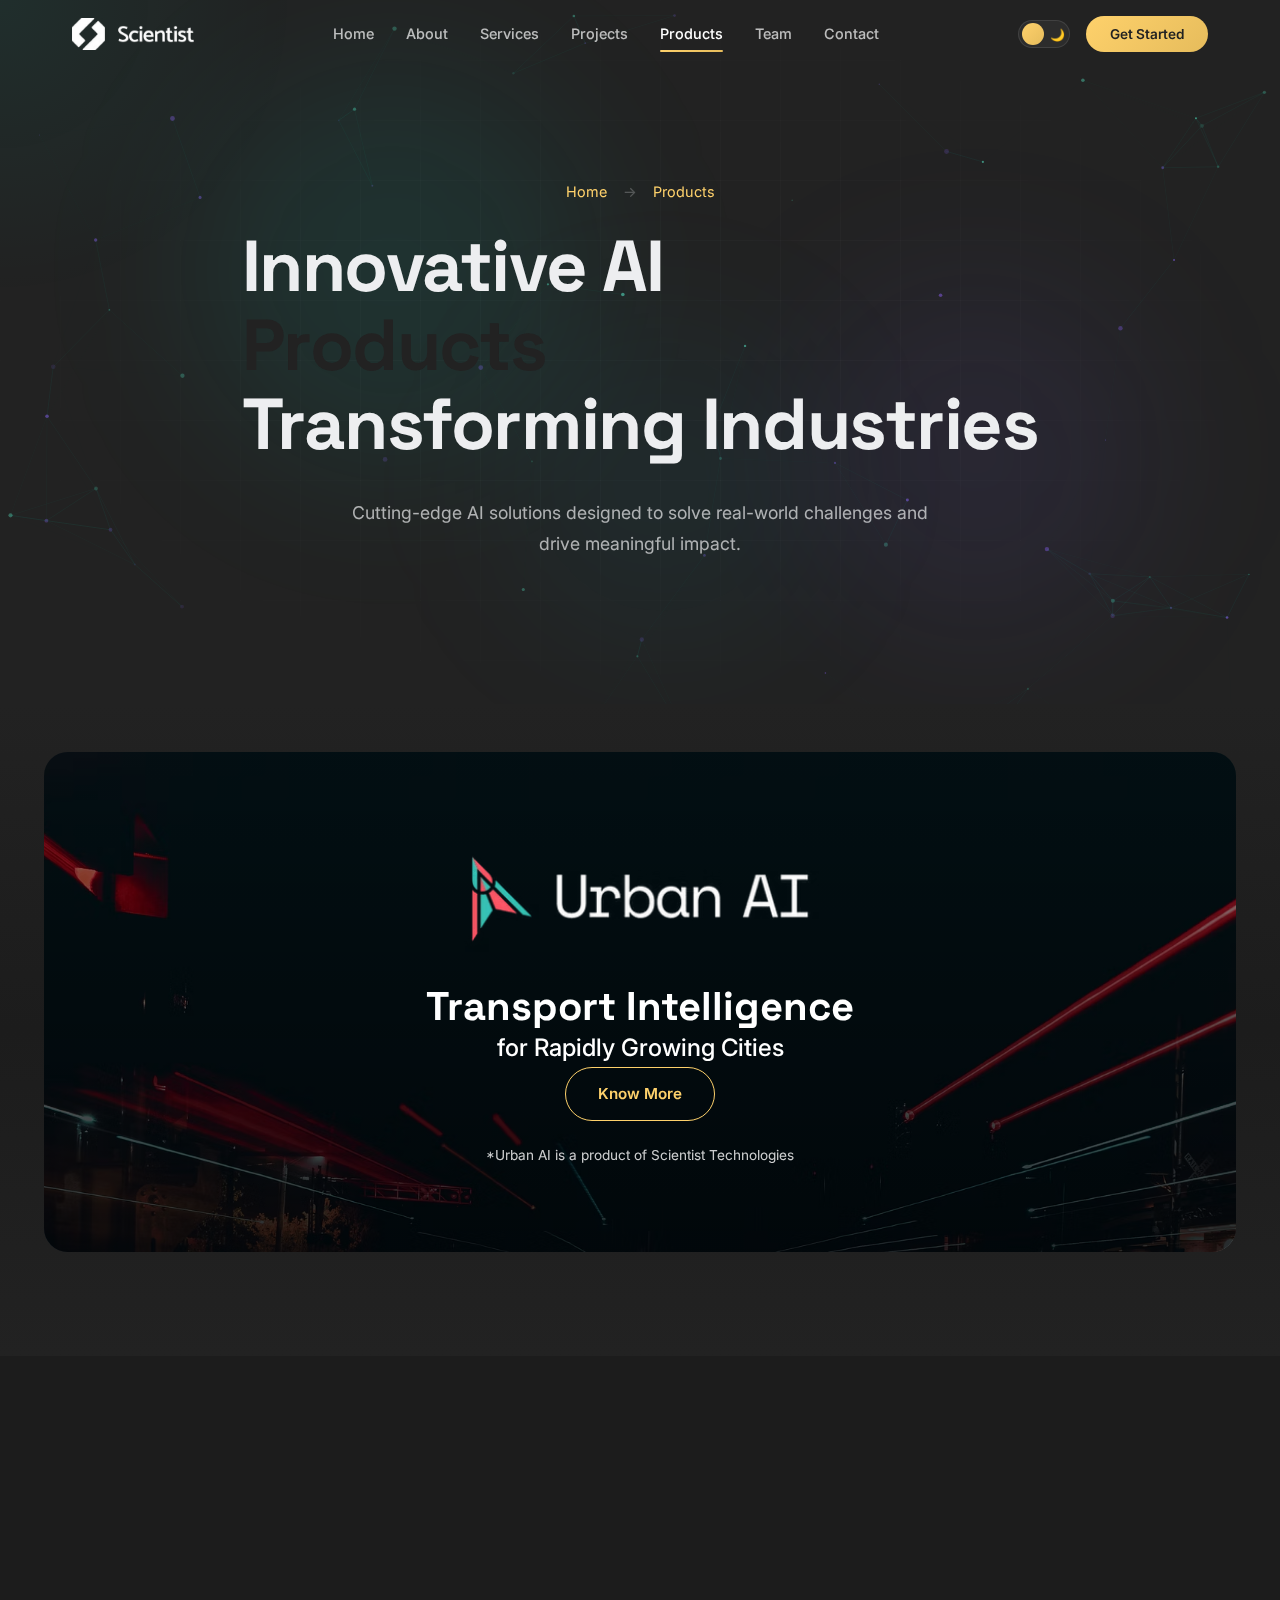
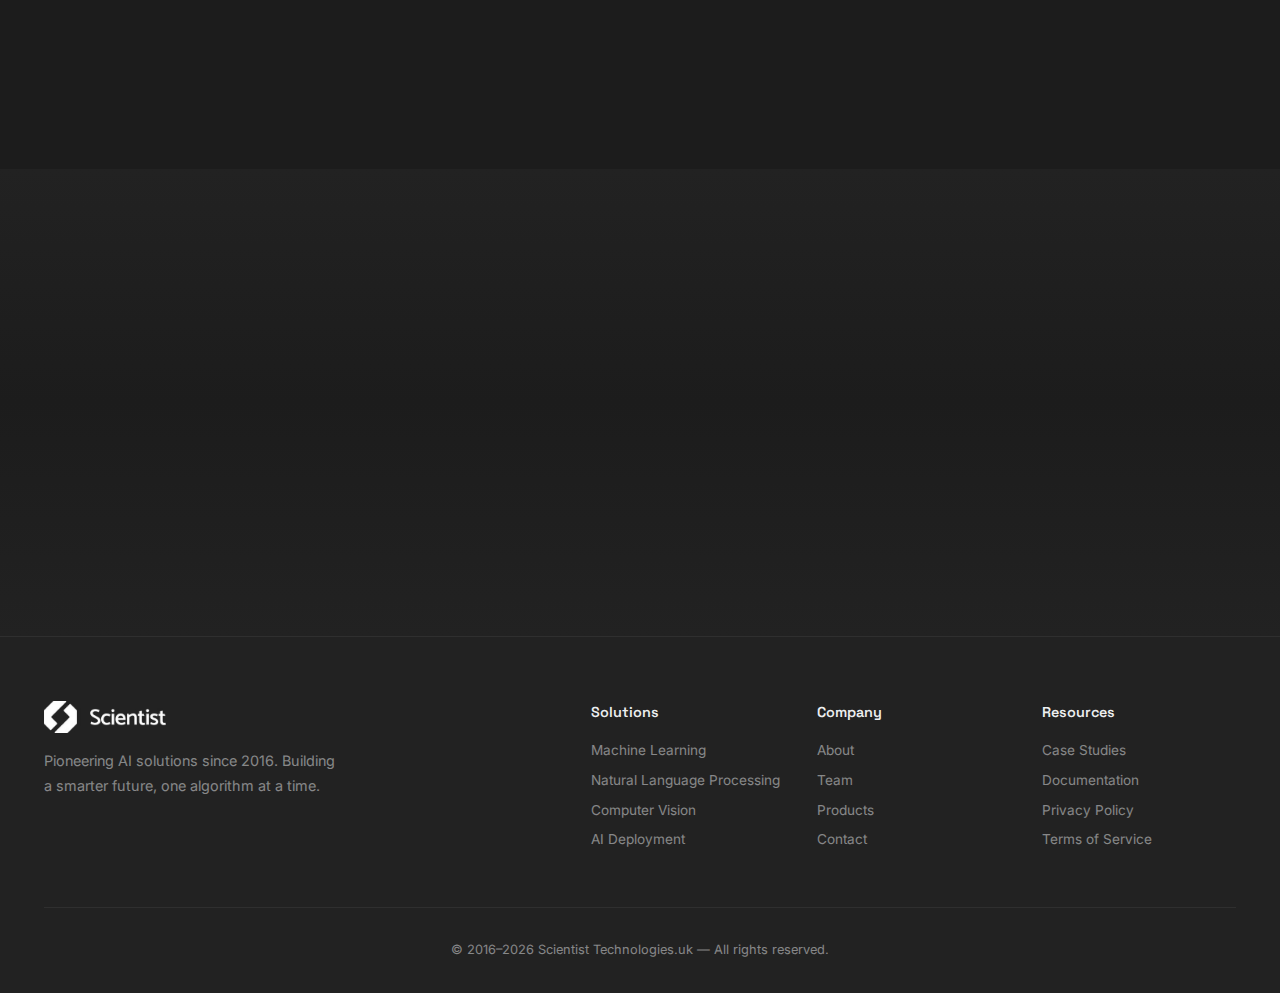
<file: products.html>
<!DOCTYPE html>
<html lang="en">

<head>
    <meta charset="UTF-8">
    <meta name="viewport" content="width=device-width, initial-scale=1.0">
    <title>Our Products — Scientist Technologies</title>
    <meta name="description"
        content="Explore innovative AI products by Scientist Technologies. Urban AI and more cutting-edge solutions.">
    <meta name="keywords"
        content="AI products, Urban AI, traffic monitoring, AI solutions, Scientist Technologies products">

    <!-- Open Graph / Facebook -->
    <meta property="og:type" content="website">
    <meta property="og:url" content="https://scientisttechnologies.uk/products">
    <meta property="og:title" content="Our Products — Scientist Technologies">
    <meta property="og:description"
        content="Explore innovative AI products by Scientist Technologies.">
    <meta property="og:image" content="Asset 1_4x12ZDALQWSkillzRHover23454.avif">

    <!-- Twitter -->
    <meta property="twitter:card" content="summary_large_image">
    <meta property="twitter:url" content="https://scientisttechnologies.uk/products">
    <meta property="twitter:title" content="Our Products — Scientist Technologies">
    <meta property="twitter:description"
        content="Explore innovative AI products by Scientist Technologies.">
    <meta property="twitter:image" content="Asset 1_4x12ZDALQWSkillzRHover23454.avif">

    <!-- Favicon -->
    <link rel="icon" type="image/avif" href="assets/images/icons/company-logo.avif">
    <link rel="preconnect" href="https://fonts.googleapis.com">
    <link rel="preconnect" href="https://fonts.gstatic.com" crossorigin>
    <link
        href="https://fonts.googleapis.com/css2?family=Inter:wght@300;400;500;600;700;800;900&family=Space+Grotesk:wght@400;500;600;700&display=swap"
        rel="stylesheet">
    
    <link rel="stylesheet" href="assets/css/styles.css">
</head>

<body>
    <!-- Cursor Glow Effect -->
    <div class="cursor-glow" id="cursorGlow"></div>

    <!-- Particle Canvas -->
    <canvas id="particleCanvas"></canvas>

    <!-- Navigation -->
    <header class="navbar" id="navbar">
        <div class="nav-container">
            <a href="index.html" class="nav-logo" id="navLogo">
                <img src="assets/images/icons/company-logo.avif" alt="Scientist Technologies Logo" class="logo-img">
            </a>
            <nav class="nav-links" id="navLinks">
                <a href="index.html" class="nav-link">Home</a>
                <a href="about.html" class="nav-link">About</a>
                <a href="services.html" class="nav-link">Services</a>
                <a href="projects.html" class="nav-link">Projects</a>
                <a href="products.html" class="nav-link active">Products</a>
                <a href="team.html" class="nav-link">Team</a>
                <a href="contact.html" class="nav-link">Contact</a>
            </nav>
            <div class="nav-actions">
                <button class="theme-toggle" id="themeToggle" aria-label="Toggle dark mode">
                    <span class="theme-toggle-track">
                        <span class="theme-toggle-icon sun">☀️</span>
                        <span class="theme-toggle-icon moon">🌙</span>
                        <span class="theme-toggle-thumb"></span>
                    </span>
                </button>
                <button class="nav-cta" id="navCta">Get Started</button>
                <button class="mobile-menu-btn" id="mobileMenuBtn" aria-label="Toggle menu">
                    <span></span>
                    <span></span>
                    <span></span>
                </button>
            </div>
        </div>
    </header>

    <!-- Mobile Menu -->
    <div class="mobile-menu" id="mobileMenu">
        <nav class="mobile-nav-links">
            <a href="index.html" class="mobile-nav-link">Home</a>
            <a href="about.html" class="mobile-nav-link">About</a>
            <a href="services.html" class="mobile-nav-link">Services</a>
            <a href="projects.html" class="mobile-nav-link">Projects</a>
            <a href="products.html" class="mobile-nav-link">Products</a>
            <a href="team.html" class="mobile-nav-link">Team</a>
            <a href="contact.html" class="mobile-nav-link">Contact</a>
        </nav>
    </div>

    <main>
        <!-- Hero Section -->
        <section class="hero team-hero" id="products-hero">
            <div class="hero-bg">
                <div class="hero-grid"></div>
                <div class="hero-orbs">
                    <div class="orb orb-1"></div>
                    <div class="orb orb-2"></div>
                    <div class="orb orb-3"></div>
                </div>
            </div>
            <div class="hero-content">
                <div class="breadcrumb animate-on-scroll">
                    <a href="index.html">Home</a>
                    <span class="breadcrumb-separator">→</span>
                    <span>Products</span>
                </div>
                <h1 class="hero-title animate-on-scroll">
                    <span class="title-line">Innovative AI</span>
                    <span class="title-line gradient-text">Products</span>
                    <span class="title-line">Transforming Industries</span>
                </h1>
                <p class="hero-subtitle animate-on-scroll">
                    Cutting-edge AI solutions designed to solve real-world challenges and drive meaningful impact.
                </p>
            </div>
        </section>

        <!-- Featured Product: Urban AI -->
        <section class="section featured-product-section" id="urban-ai">
            <div class="container">
                <!-- Hero-style Product Banner -->
                <div class="product-hero-banner animate-on-scroll">
                    <div class="product-hero-bg">
                        <img src="assets/images/products/urban-ai-background-2.avif" alt="Urban AI - Transport Intelligence" class="product-bg-image">
                        <div class="product-hero-overlay"></div>
                    </div>
                    <div class="product-hero-content">
                        <!-- TODO: Add Urban AI logo file here when available -->
                        <img src="Asset 9_4x12.avif" alt="Urban AI Logo" class="product-hero-logo">

                        <h2 class="product-hero-title">Transport Intelligence</h2>
                        <p class="product-hero-subtitle">for Rapidly Growing Cities</p>
                        <a href="http://www.geturbanai.com" target="_blank" rel="noopener" class="btn btn-primary">Know More</a>
                        <p class="product-attribution">*Urban AI is a product of Scientist Technologies</p>
                    </div>
                </div>

                <!-- Product Details Grid -->
                <div class="featured-product-wrapper">
                    <!-- Product Details Column -->
                    <div class="product-details animate-on-scroll">
                        <!-- <h2 class="product-name">Urban AI</h2> -->
                        <!-- <p class="product-tagline">Redefining Infrastructure Safety using AI</p> -->
                        <!-- <p class="product-description ">
                            Urban AI leverages cutting-edge artificial intelligence and computer vision to revolutionize 
                            traffic monitoring and infrastructure safety. Our platform provides real-time insights, 
                            predictive analytics, and automated safety assessments for smart cities and transportation networks.
                        </p> -->

                        <!-- Key Features -->
                        <div class="product-features-list">
                            <div class="feature-item">
                                <svg viewBox="0 0 24 24" fill="none" xmlns="http://www.w3.org/2000/svg">
                                    <path d="M9 12L11 14L15 10M21 12C21 16.9706 16.9706 21 12 21C7.02944 21 3 16.9706 3 12C3 7.02944 7.02944 3 12 3C16.9706 3 21 7.02944 21 12Z" stroke="currentColor" stroke-width="2" stroke-linecap="round" stroke-linejoin="round"/>
                                </svg>
                                <span>Real-time traffic monitoring and analysis</span>
                            </div>
                            <div class="feature-item">
                                <svg viewBox="0 0 24 24" fill="none" xmlns="http://www.w3.org/2000/svg">
                                    <path d="M9 12L11 14L15 10M21 12C21 16.9706 16.9706 21 12 21C7.02944 21 3 16.9706 3 12C3 7.02944 7.02944 3 12 3C16.9706 3 21 7.02944 21 12Z" stroke="currentColor" stroke-width="2" stroke-linecap="round" stroke-linejoin="round"/>
                                </svg>
                                <span>AI-powered safety incident detection</span>
                            </div>
                            <div class="feature-item">
                                <svg viewBox="0 0 24 24" fill="none" xmlns="http://www.w3.org/2000/svg">
                                    <path d="M9 12L11 14L15 10M21 12C21 16.9706 16.9706 21 12 21C7.02944 21 3 16.9706 3 12C3 7.02944 7.02944 3 12 3C16.9706 3 21 7.02944 21 12Z" stroke="currentColor" stroke-width="2" stroke-linecap="round" stroke-linejoin="round"/>
                                </svg>
                                <span>Infrastructure condition assessment</span>
                            </div>
                            <div class="feature-item">
                                <svg viewBox="0 0 24 24" fill="none" xmlns="http://www.w3.org/2000/svg">
                                    <path d="M9 12L11 14L15 10M21 12C21 16.9706 16.9706 21 12 21C7.02944 21 3 16.9706 3 12C3 7.02944 7.02944 3 12 3C16.9706 3 21 7.02944 21 12Z" stroke="currentColor" stroke-width="2" stroke-linecap="round" stroke-linejoin="round"/>
                                </svg>
                                <span>Predictive analytics and insights</span>
                            </div>
                            
                        </div>
                        

                        
                    </div>
                </div>
            </div>
        </section>

        <!-- Product Highlights Section -->
        <section class="section product-highlights-section">
            <div class="container">
                
                <div class="product-highlights-grid">
                    <!-- Problem It Solves -->
                    <div class="highlight-card glass-card animate-on-scroll">
                        <div class="highlight-icon">
                            <svg viewBox="0 0 64 64" fill="none" xmlns="http://www.w3.org/2000/svg">
                                <circle cx="32" cy="32" r="24" stroke="currentColor" stroke-width="2"/>
                                <path d="M32 24V32L38 38" stroke="currentColor" stroke-width="2" stroke-linecap="round"/>
                            </svg>
                        </div>
                        <h3>Problem It Solves</h3>
                        <p>Traditional traffic monitoring is manual, time-consuming, and prone to errors. Urban AI automates infrastructure safety assessment, providing accurate, real-time insights for better decision-making.</p>
                    </div>

                    <!-- Who It's For -->
                    <div class="highlight-card glass-card animate-on-scroll">
                        <div class="highlight-icon">
                            <svg viewBox="0 0 64 64" fill="none" xmlns="http://www.w3.org/2000/svg">
                                <circle cx="32" cy="24" r="10" stroke="currentColor" stroke-width="2"/>
                                <path d="M16 48C16 40 22 36 32 36C42 36 48 40 48 48" stroke="currentColor" stroke-width="2"/>
                            </svg>
                        </div>
                        <h3>Who It's For</h3>
                        <p>City planners, transportation authorities, traffic consultants, and municipalities looking to enhance urban safety and optimize infrastructure management with AI-powered insights.</p>
                    </div>

                    <!-- Key Benefits -->
                    <div class="highlight-card glass-card animate-on-scroll">
                        <div class="highlight-icon">
                            <svg viewBox="0 0 64 64" fill="none" xmlns="http://www.w3.org/2000/svg">
                                <path d="M16 40L24 32L32 36L40 28L48 32" stroke="currentColor" stroke-width="2" stroke-linecap="round"/>
                                <circle cx="48" cy="32" r="3" fill="currentColor"/>
                            </svg>
                        </div>
                        <h3>Key Benefits</h3>
                        <p>Reduce manual monitoring costs by 70%, improve safety incident detection accuracy to 95%+, and enable proactive infrastructure maintenance with predictive analytics.</p>
                    </div>
                </div>
            </div>
        </section>

        <!-- Coming Soon Section -->
        <section class="section coming-soon-section">
            <div class="container">
                <div class="coming-soon-content animate-on-scroll">
                    <div class="coming-soon-icon">
                        <svg viewBox="0 0 64 64" fill="none" xmlns="http://www.w3.org/2000/svg">
                            <rect x="12" y="12" width="40" height="40" rx="4" stroke="currentColor" stroke-width="2"/>
                            <path d="M32 24V32L38 38" stroke="currentColor" stroke-width="2" stroke-linecap="round"/>
                            <circle cx="32" cy="32" r="2" fill="currentColor"/>
                        </svg>
                    </div>
                    <h2>More Innovative Products Coming Soon</h2>
                    <p>We're constantly developing new AI solutions to address emerging challenges across industries. Stay tuned for exciting announcements.</p>
                    <a href="contact.html" class="btn btn-ghost">Get Notified</a>
                </div>
            </div>
        </section>

        <!-- CTA Section -->
        <!-- <section class="section cta-section">
            <div class="container">
                <div class="cta-content animate-on-scroll">
                    <h2>Interested in Urban AI?</h2>
                    <p>Discover how Urban AI can transform your city's infrastructure management and safety monitoring.</p>
                    <div class="cta-buttons">
                        <a href="contact.html" class="btn btn-primary">Request a Demo</a>
                        <a href="contact.html" class="btn btn-ghost">Contact Sales</a>
                    </div>
                </div>
            </div>
        </section> -->
    </main>

    <!-- Footer -->
    <footer class="footer">
        <div class="container">
            <div class="footer-content">
                <div class="footer-brand">
                    <a href="index.html" class="nav-logo">
                        <img src="assets/images/icons/company-logo.avif" alt="Scientist Technologies Logo"
                            class="logo-img">
                    </a>
                    <p class="footer-tagline">Pioneering AI solutions since 2016. Building a smarter future, one
                        algorithm at a time.</p>
                </div>
                <div class="footer-links-grid">
                    <div class="footer-col">
                        <h4>Solutions</h4>
                        <a href="services.html">Machine Learning</a>
                        <a href="services.html">Natural Language Processing</a>
                        <a href="services.html">Computer Vision</a>
                        <a href="services.html">AI Deployment</a>
                    </div>
                    <div class="footer-col">
                        <h4>Company</h4>
                        <a href="about.html">About</a>
                        <a href="team.html">Team</a>
                        <a href="products.html">Products</a>
                        <a href="contact.html">Contact</a>
                    </div>
                    <div class="footer-col">
                        <h4>Resources</h4>
                        <a href="#">Case Studies</a>
                        <a href="#">Documentation</a>
                        <a href="#">Privacy Policy</a>
                        <a href="#">Terms of Service</a>
                    </div>
                </div>
            </div>
            <div class="footer-bottom">
                <p>© 2016–2026 Scientist Technologies.uk — All rights reserved.</p>
            </div>
        </div>
    </footer>

    <script src="assets/js/script.js"></script>
    <script src="assets/js/chatbot.js"></script>
</body>

</html>
</file>
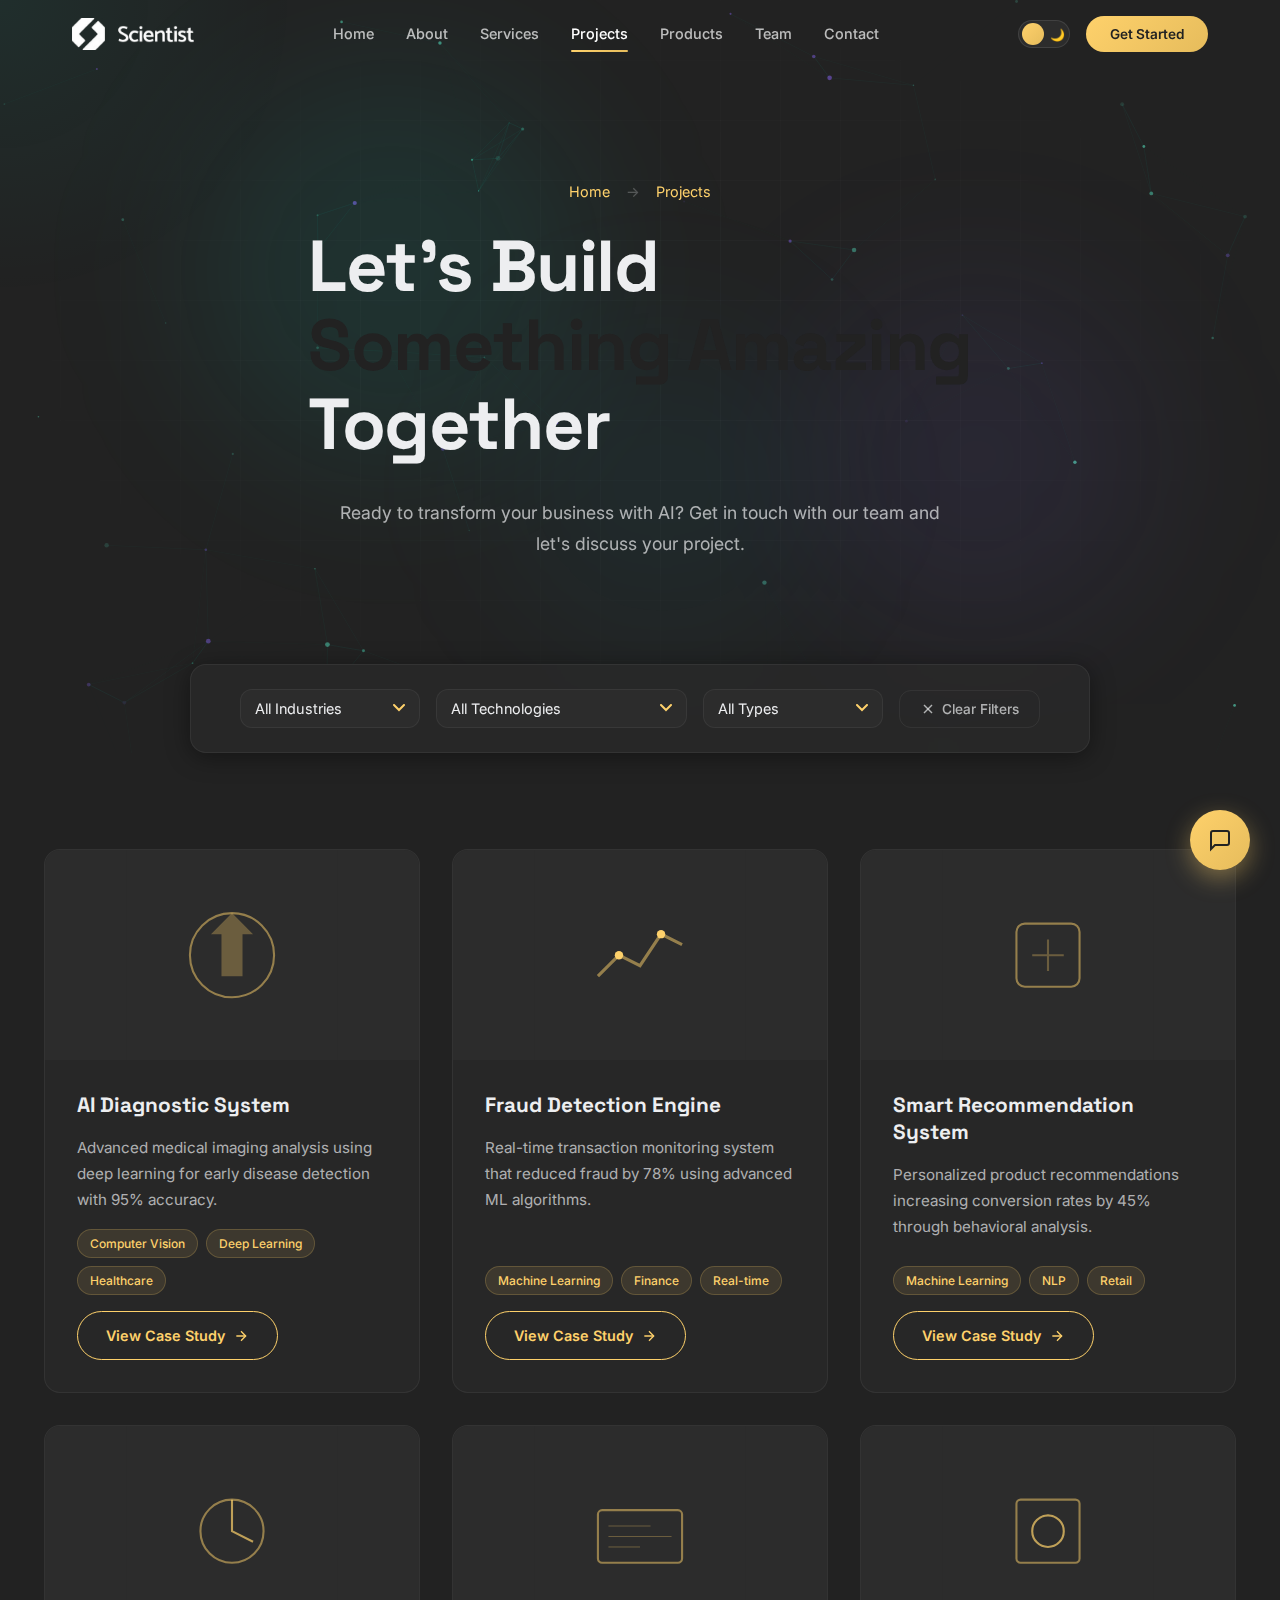
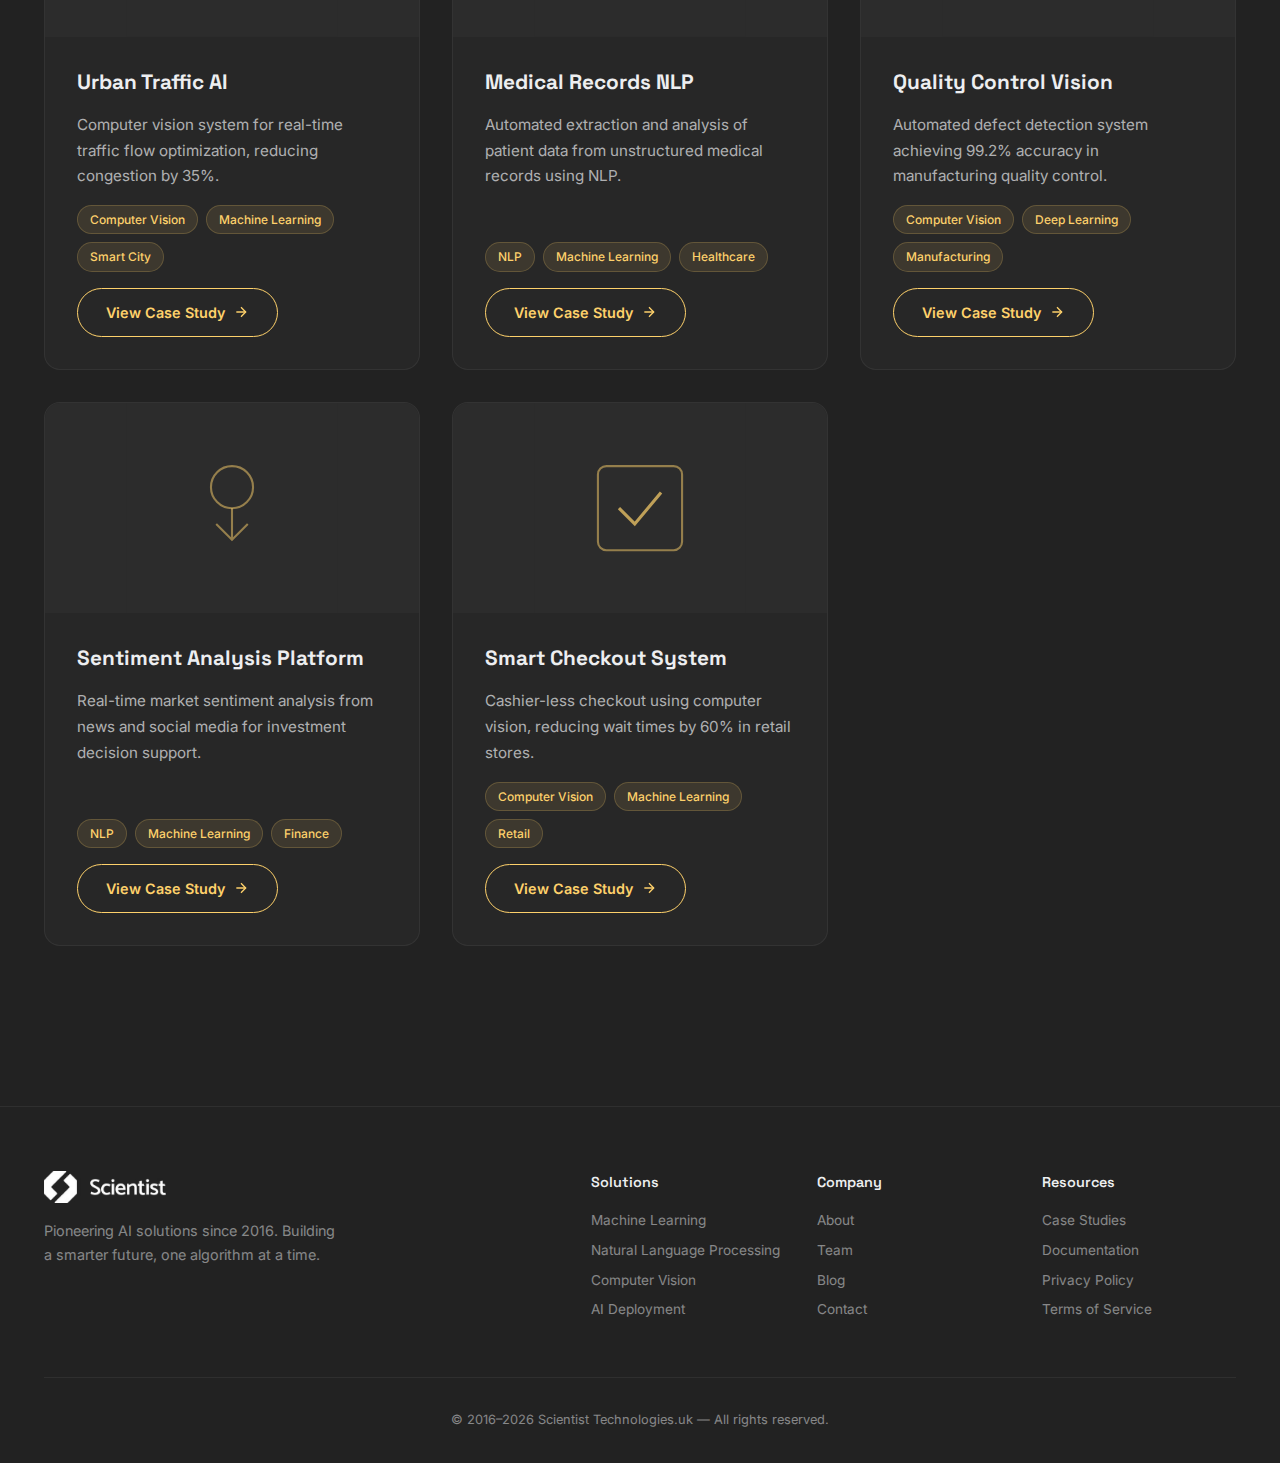
<file: projects.html>
<!DOCTYPE html>
<html lang="en">

<head>
    <meta charset="UTF-8">
    <meta name="viewport" content="width=device-width, initial-scale=1.0">
    <title>Our Projects — Scientist Technologies</title>
    <meta name="description" content="Explore our portfolio of AI and machine learning projects across healthcare, finance, retail, and more.">
    
    <link rel="icon" type="image/avif" href="assets/images/icons/company-logo.avif">
    <link rel="preconnect" href="https://fonts.googleapis.com">
    <link rel="preconnect" href="https://fonts.gstatic.com" crossorigin>
    <link href="https://fonts.googleapis.com/css2?family=Inter:wght@300;400;500;600;700;800;900&family=Space+Grotesk:wght@400;500;600;700&display=swap" rel="stylesheet">
    <link rel="stylesheet" href="assets/css/styles.css">
</head>

<body>
    <!-- Cursor Glow Effect -->
    <div class="cursor-glow" id="cursorGlow"></div>

    <!-- Particle Canvas -->
    <canvas id="particleCanvas"></canvas>

    <!-- Navigation -->
    <header class="navbar" id="navbar">
        <div class="nav-container">
            <a href="index.html" class="nav-logo" id="navLogo">
                <img src="assets/images/icons/company-logo.avif" alt="Scientist Technologies Logo" class="logo-img">
            </a>
            <nav class="nav-links" id="navLinks">
    <a href="index.html" class="nav-link">Home</a>
    <a href="about.html" class="nav-link">About</a>
    <a href="services.html" class="nav-link">Services</a>
    <a href="projects.html" class="nav-link active">Projects</a>
    <a href="products.html" class="nav-link">Products</a>
    <a href="team.html" class="nav-link">Team</a>
    <a href="contact.html" class="nav-link">Contact</a>
</nav>
            <div class="nav-actions">
                <button class="theme-toggle" id="themeToggle" aria-label="Toggle dark mode">
                    <span class="theme-toggle-track">
                        <span class="theme-toggle-icon sun">☀️</span>
                        <span class="theme-toggle-icon moon">🌙</span>
                        <span class="theme-toggle-thumb"></span>
                    </span>
                </button>
                <button class="nav-cta" id="navCta">Get Started</button>
                <button class="mobile-menu-btn" id="mobileMenuBtn" aria-label="Toggle menu">
                    <span></span>
                    <span></span>
                    <span></span>
                </button>
            </div>
        </div>
    </header>

    <!-- Mobile Menu -->
    <div class="mobile-menu" id="mobileMenu">
        <nav class="mobile-nav-links">
            <a href="index.html" class="mobile-nav-link">Home</a>
            <a href="about.html" class="mobile-nav-link">About</a>
            <a href="services.html" class="mobile-nav-link">Services</a>
            <a href="projects.html" class="mobile-nav-link">Projects</a>
            <a href="products.html" class="mobile-nav-link">Products</a>
            <a href="team.html" class="mobile-nav-link">Team</a>
            <a href="contact.html" class="mobile-nav-link">Contact</a>
        </nav>
    </div>

    <main>
        <!-- Hero Section -->
        <section class="hero team-hero" id="contact-hero">
            <div class="hero-bg">
                <div class="hero-grid"></div>
                <div class="hero-orbs">
                    <div class="orb orb-1"></div>
                    <div class="orb orb-2"></div>
                    <div class="orb orb-3"></div>
                </div>
            </div>
            <div class="hero-content">
                <div class="breadcrumb animate-on-scroll">
                    <a href="index.html">Home</a>
                    <span class="breadcrumb-separator">→</span>
                    <span>Projects</span>
                </div>
                <h1 class="hero-title animate-on-scroll">
                    <span class="title-line">Let's Build</span>
                    <span class="title-line gradient-text">Something Amazing</span>
                    <span class="title-line">Together</span>
                </h1>
                <p class="hero-subtitle animate-on-scroll">
                    Ready to transform your business with AI? Get in touch with our team and let's discuss your project.
                </p>
            </div>
        </section>

        <!-- Filter Section -->
        <section class="projects-filter-section">
            <div class="container">
                <div class="filter-wrapper">
                    <!-- Dropdown Filters -->
                    <div class="filter-dropdowns">
                        <!-- Industry Dropdown -->
                        <div class="filter-dropdown">
                            <select id="industryFilter" class="filter-select" data-category="industry">
                                <option value="all">All Industries</option>
                                <option value="healthcare">Healthcare</option>
                                <option value="finance">Finance</option>
                                <option value="retail">Retail</option>
                                <option value="manufacturing">Manufacturing</option>
                                <option value="transportation">Transportation</option>
                            </select>
                        </div>

                        <!-- Technology Dropdown -->
                        <div class="filter-dropdown">
                            <select id="technologyFilter" class="filter-select" data-category="technology">
                                <option value="all">All Technologies</option>
                                <option value="ml">Machine Learning</option>
                                <option value="nlp">Natural Language Processing</option>
                                <option value="cv">Computer Vision</option>
                                <option value="dl">Deep Learning</option>
                            </select>
                        </div>

                        <!-- Project Type Dropdown -->
                        <div class="filter-dropdown">
                            <select id="typeFilter" class="filter-select" data-category="type">
                                <option value="all">All Types</option>
                                <option value="consulting">Consulting</option>
                                <option value="development">Development</option>
                                <option value="integration">Integration</option>
                            </select>
                        </div>

                        <!-- Clear Filters Button -->
                        <button class="clear-filters-btn" id="clearFilters">
                            <svg width="18" height="18" viewBox="0 0 24 24" fill="none" stroke="currentColor" stroke-width="2">
                                <line x1="18" y1="6" x2="6" y2="18"/>
                                <line x1="6" y1="6" x2="18" y2="18"/>
                            </svg>
                            Clear Filters
                        </button>
                    </div>
                </div>
            </div>
        </section>

        <!-- Projects Grid -->
        <section class="projects-grid-section">
            <div class="container">
                <div class="projects-grid" id="projectsGrid">
                    
                    <!-- Project Card 1 -->
                    <div class="project-card" data-industry="healthcare" data-technology="cv dl" data-type="development">
                        <div class="project-image">
                            <div class="project-image-placeholder">
                                <svg viewBox="0 0 200 200" fill="none" xmlns="http://www.w3.org/2000/svg">
                                    <rect width="200" height="200" fill="#2C2C2C"/>
                                    <path d="M100 60L120 80H110V120H90V80H80L100 60Z" fill="#fed16b" opacity="0.3"/>
                                    <circle cx="100" cy="100" r="40" stroke="#fed16b" stroke-width="2" opacity="0.5"/>
                                </svg>
                            </div>
                        </div>
                        <div class="project-content">
                            <h3 class="project-title">AI Diagnostic System</h3>
                            <p class="project-description">Advanced medical imaging analysis using deep learning for early disease detection with 95% accuracy.</p>
                            <div class="project-tags">
                                <span class="project-tag">Computer Vision</span>
                                <span class="project-tag">Deep Learning</span>
                                <span class="project-tag">Healthcare</span>
                            </div>
                            <a href="case-study.html?project=ai-diagnostic" class="project-btn">
                                <span>View Case Study</span>
                                <svg width="16" height="16" viewBox="0 0 24 24" fill="none" stroke="currentColor" stroke-width="2">
                                    <line x1="5" y1="12" x2="19" y2="12"/>
                                    <polyline points="12 5 19 12 12 19"/>
                                </svg>
                            </a>
                        </div>
                    </div>

                    <!-- Project Card 2 -->
                    <div class="project-card" data-industry="finance" data-technology="ml" data-type="consulting">
                        <div class="project-image">
                            <div class="project-image-placeholder">
                                <svg viewBox="0 0 200 200" fill="none" xmlns="http://www.w3.org/2000/svg">
                                    <rect width="200" height="200" fill="#2C2C2C"/>
                                    <path d="M60 120L80 100L100 110L120 80L140 90" stroke="#fed16b" stroke-width="3" opacity="0.5"/>
                                    <circle cx="80" cy="100" r="4" fill="#fed16b"/>
                                    <circle cx="120" cy="80" r="4" fill="#fed16b"/>
                                </svg>
                            </div>
                        </div>
                        <div class="project-content">
                            <h3 class="project-title">Fraud Detection Engine</h3>
                            <p class="project-description">Real-time transaction monitoring system that reduced fraud by 78% using advanced ML algorithms.</p>
                            <div class="project-tags">
                                <span class="project-tag">Machine Learning</span>
                                <span class="project-tag">Finance</span>
                                <span class="project-tag">Real-time</span>
                            </div>
                            <a href="case-study.html?project=fraud-detection" class="project-btn">
                                <span>View Case Study</span>
                                <svg width="16" height="16" viewBox="0 0 24 24" fill="none" stroke="currentColor" stroke-width="2">
                                    <line x1="5" y1="12" x2="19" y2="12"/>
                                    <polyline points="12 5 19 12 12 19"/>
                                </svg>
                            </a>
                        </div>
                    </div>

                    <!-- Project Card 3 -->
                    <div class="project-card" data-industry="retail" data-technology="ml nlp" data-type="development">
                        <div class="project-image">
                            <div class="project-image-placeholder">
                                <svg viewBox="0 0 200 200" fill="none" xmlns="http://www.w3.org/2000/svg">
                                    <rect width="200" height="200" fill="#2C2C2C"/>
                                    <rect x="70" y="70" width="60" height="60" rx="8" stroke="#fed16b" stroke-width="2" opacity="0.5"/>
                                    <path d="M85 100H115M100 85V115" stroke="#fed16b" stroke-width="2" opacity="0.3"/>
                                </svg>
                            </div>
                        </div>
                        <div class="project-content">
                            <h3 class="project-title">Smart Recommendation System</h3>
                            <p class="project-description">Personalized product recommendations increasing conversion rates by 45% through behavioral analysis.</p>
                            <div class="project-tags">
                                <span class="project-tag">Machine Learning</span>
                                <span class="project-tag">NLP</span>
                                <span class="project-tag">Retail</span>
                            </div>
                            <a href="case-study.html?project=recommendation-system" class="project-btn">
                                <span>View Case Study</span>
                                <svg width="16" height="16" viewBox="0 0 24 24" fill="none" stroke="currentColor" stroke-width="2">
                                    <line x1="5" y1="12" x2="19" y2="12"/>
                                    <polyline points="12 5 19 12 12 19"/>
                                </svg>
                            </a>
                        </div>
                    </div>

                    <!-- Project Card 4 -->
                    <div class="project-card" data-industry="transportation" data-technology="cv ml" data-type="integration">
                        <div class="project-image">
                            <div class="project-image-placeholder">
                                <svg viewBox="0 0 200 200" fill="none" xmlns="http://www.w3.org/2000/svg">
                                    <rect width="200" height="200" fill="#2C2C2C"/>
                                    <circle cx="100" cy="100" r="30" stroke="#fed16b" stroke-width="2" opacity="0.5"/>
                                    <path d="M100 70V100L120 110" stroke="#fed16b" stroke-width="2" opacity="0.7"/>
                                </svg>
                            </div>
                        </div>
                        <div class="project-content">
                            <h3 class="project-title">Urban Traffic AI</h3>
                            <p class="project-description">Computer vision system for real-time traffic flow optimization, reducing congestion by 35%.</p>
                            <div class="project-tags">
                                <span class="project-tag">Computer Vision</span>
                                <span class="project-tag">Machine Learning</span>
                                <span class="project-tag">Smart City</span>
                            </div>
                            <a href="case-study.html?project=urban-traffic" class="project-btn">
                                <span>View Case Study</span>
                                <svg width="16" height="16" viewBox="0 0 24 24" fill="none" stroke="currentColor" stroke-width="2">
                                    <line x1="5" y1="12" x2="19" y2="12"/>
                                    <polyline points="12 5 19 12 12 19"/>
                                </svg>
                            </a>
                        </div>
                    </div>

                    <!-- Project Card 5 -->
                    <div class="project-card" data-industry="healthcare" data-technology="nlp ml" data-type="consulting">
                        <div class="project-image">
                            <div class="project-image-placeholder">
                                <svg viewBox="0 0 200 200" fill="none" xmlns="http://www.w3.org/2000/svg">
                                    <rect width="200" height="200" fill="#2C2C2C"/>
                                    <rect x="60" y="80" width="80" height="50" rx="4" stroke="#fed16b" stroke-width="2" opacity="0.5"/>
                                    <line x1="70" y1="95" x2="110" y2="95" stroke="#fed16b" opacity="0.3"/>
                                    <line x1="70" y1="105" x2="130" y2="105" stroke="#fed16b" opacity="0.3"/>
                                    <line x1="70" y1="115" x2="100" y2="115" stroke="#fed16b" opacity="0.3"/>
                                </svg>
                            </div>
                        </div>
                        <div class="project-content">
                            <h3 class="project-title">Medical Records NLP</h3>
                            <p class="project-description">Automated extraction and analysis of patient data from unstructured medical records using NLP.</p>
                            <div class="project-tags">
                                <span class="project-tag">NLP</span>
                                <span class="project-tag">Machine Learning</span>
                                <span class="project-tag">Healthcare</span>
                            </div>
                            <a href="case-study.html?project=medical-nlp" class="project-btn">
                                <span>View Case Study</span>
                                <svg width="16" height="16" viewBox="0 0 24 24" fill="none" stroke="currentColor" stroke-width="2">
                                    <line x1="5" y1="12" x2="19" y2="12"/>
                                    <polyline points="12 5 19 12 12 19"/>
                                </svg>
                            </a>
                        </div>
                    </div>

                    <!-- Project Card 6 -->
                    <div class="project-card" data-industry="manufacturing" data-technology="cv dl" data-type="development">
                        <div class="project-image">
                            <div class="project-image-placeholder">
                                <svg viewBox="0 0 200 200" fill="none" xmlns="http://www.w3.org/2000/svg">
                                    <rect width="200" height="200" fill="#2C2C2C"/>
                                    <rect x="70" y="70" width="60" height="60" rx="4" stroke="#fed16b" stroke-width="2" opacity="0.5"/>
                                    <circle cx="100" cy="100" r="15" stroke="#fed16b" stroke-width="2" opacity="0.7"/>
                                </svg>
                            </div>
                        </div>
                        <div class="project-content">
                            <h3 class="project-title">Quality Control Vision</h3>
                            <p class="project-description">Automated defect detection system achieving 99.2% accuracy in manufacturing quality control.</p>
                            <div class="project-tags">
                                <span class="project-tag">Computer Vision</span>
                                <span class="project-tag">Deep Learning</span>
                                <span class="project-tag">Manufacturing</span>
                            </div>
                            <a href="case-study.html?project=quality-control" class="project-btn">
                                <span>View Case Study</span>
                                <svg width="16" height="16" viewBox="0 0 24 24" fill="none" stroke="currentColor" stroke-width="2">
                                    <line x1="5" y1="12" x2="19" y2="12"/>
                                    <polyline points="12 5 19 12 12 19"/>
                                </svg>
                            </a>
                        </div>
                    </div>

                    <!-- Project Card 7 -->
                    <div class="project-card" data-industry="finance" data-technology="nlp ml" data-type="development">
                        <div class="project-image">
                            <div class="project-image-placeholder">
                                <svg viewBox="0 0 200 200" fill="none" xmlns="http://www.w3.org/2000/svg">
                                    <rect width="200" height="200" fill="#2C2C2C"/>
                                    <circle cx="100" cy="80" r="20" stroke="#fed16b" stroke-width="2" opacity="0.5"/>
                                    <path d="M100 100V130M85 115L100 130L115 115" stroke="#fed16b" stroke-width="2" opacity="0.5"/>
                                </svg>
                            </div>
                        </div>
                        <div class="project-content">
                            <h3 class="project-title">Sentiment Analysis Platform</h3>
                            <p class="project-description">Real-time market sentiment analysis from news and social media for investment decision support.</p>
                            <div class="project-tags">
                                <span class="project-tag">NLP</span>
                                <span class="project-tag">Machine Learning</span>
                                <span class="project-tag">Finance</span>
                            </div>
                            <a href="case-study.html?project=sentiment-analysis" class="project-btn">
                                <span>View Case Study</span>
                                <svg width="16" height="16" viewBox="0 0 24 24" fill="none" stroke="currentColor" stroke-width="2">
                                    <line x1="5" y1="12" x2="19" y2="12"/>
                                    <polyline points="12 5 19 12 12 19"/>
                                </svg>
                            </a>
                        </div>
                    </div>

                    <!-- Project Card 8 -->
                    <div class="project-card" data-industry="retail" data-technology="cv ml" data-type="integration">
                        <div class="project-image">
                            <div class="project-image-placeholder">
                                <svg viewBox="0 0 200 200" fill="none" xmlns="http://www.w3.org/2000/svg">
                                    <rect width="200" height="200" fill="#2C2C2C"/>
                                    <rect x="60" y="60" width="80" height="80" rx="8" stroke="#fed16b" stroke-width="2" opacity="0.5"/>
                                    <path d="M80 100L95 115L120 85" stroke="#fed16b" stroke-width="3" opacity="0.7"/>
                                </svg>
                            </div>
                        </div>
                        <div class="project-content">
                            <h3 class="project-title">Smart Checkout System</h3>
                            <p class="project-description">Cashier-less checkout using computer vision, reducing wait times by 60% in retail stores.</p>
                            <div class="project-tags">
                                <span class="project-tag">Computer Vision</span>
                                <span class="project-tag">Machine Learning</span>
                                <span class="project-tag">Retail</span>
                            </div>
                            <a href="case-study.html?project=smart-checkout" class="project-btn">
                                <span>View Case Study</span>
                                <svg width="16" height="16" viewBox="0 0 24 24" fill="none" stroke="currentColor" stroke-width="2">
                                    <line x1="5" y1="12" x2="19" y2="12"/>
                                    <polyline points="12 5 19 12 12 19"/>
                                </svg>
                            </a>
                        </div>
                    </div>

                </div>

                <!-- No Results Message -->
                <div class="no-results" id="noResults" style="display: none;">
                    <svg width="80" height="80" viewBox="0 0 24 24" fill="none" stroke="currentColor" stroke-width="1.5">
                        <circle cx="11" cy="11" r="8"/>
                        <path d="m21 21-4.35-4.35"/>
                    </svg>
                    <h3>No projects found</h3>
                    <p>Try adjusting your filters to see more results</p>
                </div>
            </div>
        </section>

        <!-- Chatbot -->
        <div class="chatbot-container" id="chatbotContainer">
            <div class="chatbot-header">
                <h3>AI Assistant</h3>
                <div class="chatbot-actions">
                    <button class="chatbot-minimize" id="chatbotMinimize">−</button>
                    <button class="chatbot-close" id="chatbotClose">×</button>
                </div>
            </div>
            <div class="chatbot-messages" id="chatbotMessages">
                <div class="chatbot-message bot">
                    <p>Hello! How can I help you today?</p>
                </div>
            </div>
            <div class="chatbot-input-wrapper">
                <input type="text" class="chatbot-input" id="chatbotInput" placeholder="Type your message...">
                <button class="chatbot-send" id="chatbotSend">
                    <svg width="20" height="20" viewBox="0 0 24 24" fill="none" stroke="currentColor" stroke-width="2">
                        <line x1="22" y1="2" x2="11" y2="13"/>
                        <polygon points="22 2 15 22 11 13 2 9 22 2"/>
                    </svg>
                </button>
            </div>
        </div>

        <button class="chatbot-toggle" id="chatbotToggle">
            <svg width="24" height="24" viewBox="0 0 24 24" fill="none" stroke="currentColor" stroke-width="2">
                <path d="M21 15a2 2 0 0 1-2 2H7l-4 4V5a2 2 0 0 1 2-2h14a2 2 0 0 1 2 2z"/>
            </svg>
        </button>

    </main>

    <!-- Footer -->
    <footer class="footer">
        <div class="container">
            <div class="footer-content">
                <div class="footer-brand">
                    <a href="index.html" class="nav-logo">
                        <img src="assets/images/icons/company-logo.avif" alt="Scientist Technologies Logo"
                            class="logo-img">
                    </a>
                    <p class="footer-tagline">Pioneering AI solutions since 2016. Building a smarter future, one
                        algorithm at a time.</p>
                </div>
                <div class="footer-links-grid">
                    <div class="footer-col">
                        <h4>Solutions</h4>
                        <a href="services.html">Machine Learning</a>
                        <a href="services.html">Natural Language Processing</a>
                        <a href="services.html">Computer Vision</a>
                        <a href="services.html">AI Deployment</a>
                    </div>
                    <div class="footer-col">
                        <h4>Company</h4>
                        <a href="about.html">About</a>
                        <a href="team.html">Team</a>
                        <a href="#">Blog</a>
                        <a href="contact.html">Contact</a>
                    </div>
                    <div class="footer-col">
                        <h4>Resources</h4>
                        <a href="#">Case Studies</a>
                        <a href="#">Documentation</a>
                        <a href="#">Privacy Policy</a>
                        <a href="#">Terms of Service</a>
                    </div>
                </div>
            </div>
            <div class="footer-bottom">
                <p>© 2016–2026 Scientist Technologies.uk — All rights reserved.</p>
            </div>
        </div>
    </footer>

    <script src="assets/js/script.js"></script>
    <script>
        // Projects Filter Logic with Dropdowns
        const industryFilter = document.getElementById('industryFilter');
        const technologyFilter = document.getElementById('technologyFilter');
        const typeFilter = document.getElementById('typeFilter');
        const clearFiltersBtn = document.getElementById('clearFilters');
        const projectCards = document.querySelectorAll('.project-card');
        const noResults = document.getElementById('noResults');

        let activeFilters = {
            industry: 'all',
            technology: 'all',
            type: 'all'
        };

        // Dropdown change handlers
        industryFilter.addEventListener('change', (e) => {
            activeFilters.industry = e.target.value;
            filterProjects();
        });

        technologyFilter.addEventListener('change', (e) => {
            activeFilters.technology = e.target.value;
            filterProjects();
        });

        typeFilter.addEventListener('change', (e) => {
            activeFilters.type = e.target.value;
            filterProjects();
        });

        // Clear filters button
        clearFiltersBtn.addEventListener('click', () => {
            activeFilters = {
                industry: 'all',
                technology: 'all',
                type: 'all'
            };
            industryFilter.value = 'all';
            technologyFilter.value = 'all';
            typeFilter.value = 'all';
            filterProjects();
        });

        function filterProjects() {
            let visibleCount = 0;

            projectCards.forEach(card => {
                const cardIndustry = card.dataset.industry;
                const cardTechnology = card.dataset.technology.split(' ');
                const cardType = card.dataset.type;

                // Check filters
                const industryMatch = activeFilters.industry === 'all' || cardIndustry === activeFilters.industry;
                const technologyMatch = activeFilters.technology === 'all' || cardTechnology.includes(activeFilters.technology);
                const typeMatch = activeFilters.type === 'all' || cardType === activeFilters.type;

                if (industryMatch && technologyMatch && typeMatch) {
                    card.style.display = 'block';
                    setTimeout(() => card.style.opacity = '1', 10);
                    visibleCount++;
                } else {
                    card.style.opacity = '0';
                    setTimeout(() => card.style.display = 'none', 300);
                }
            });

            // Show/hide no results message
            if (visibleCount === 0) {
                noResults.style.display = 'flex';
            } else {
                noResults.style.display = 'none';
            }
        }
    </script>
    <script src="assets/js/chatbot.js"></script>
</body>

</html>
</file>
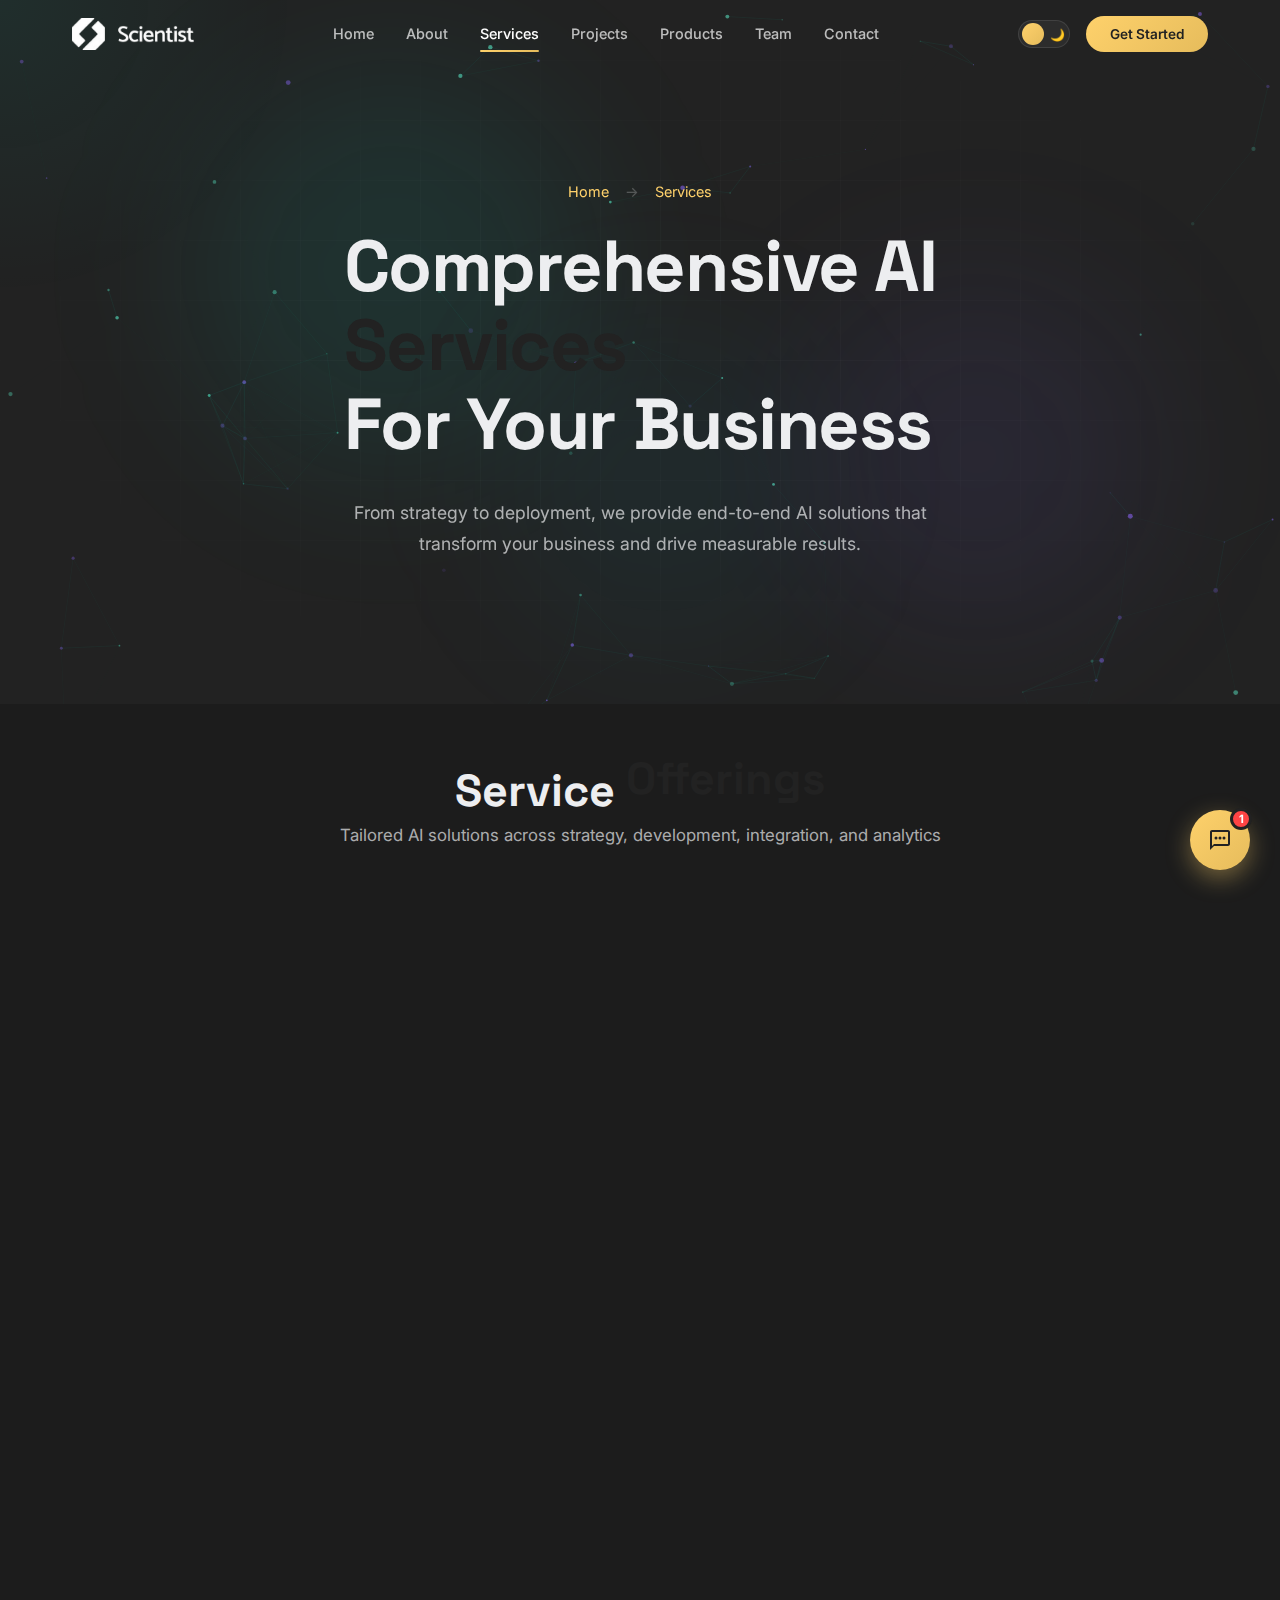
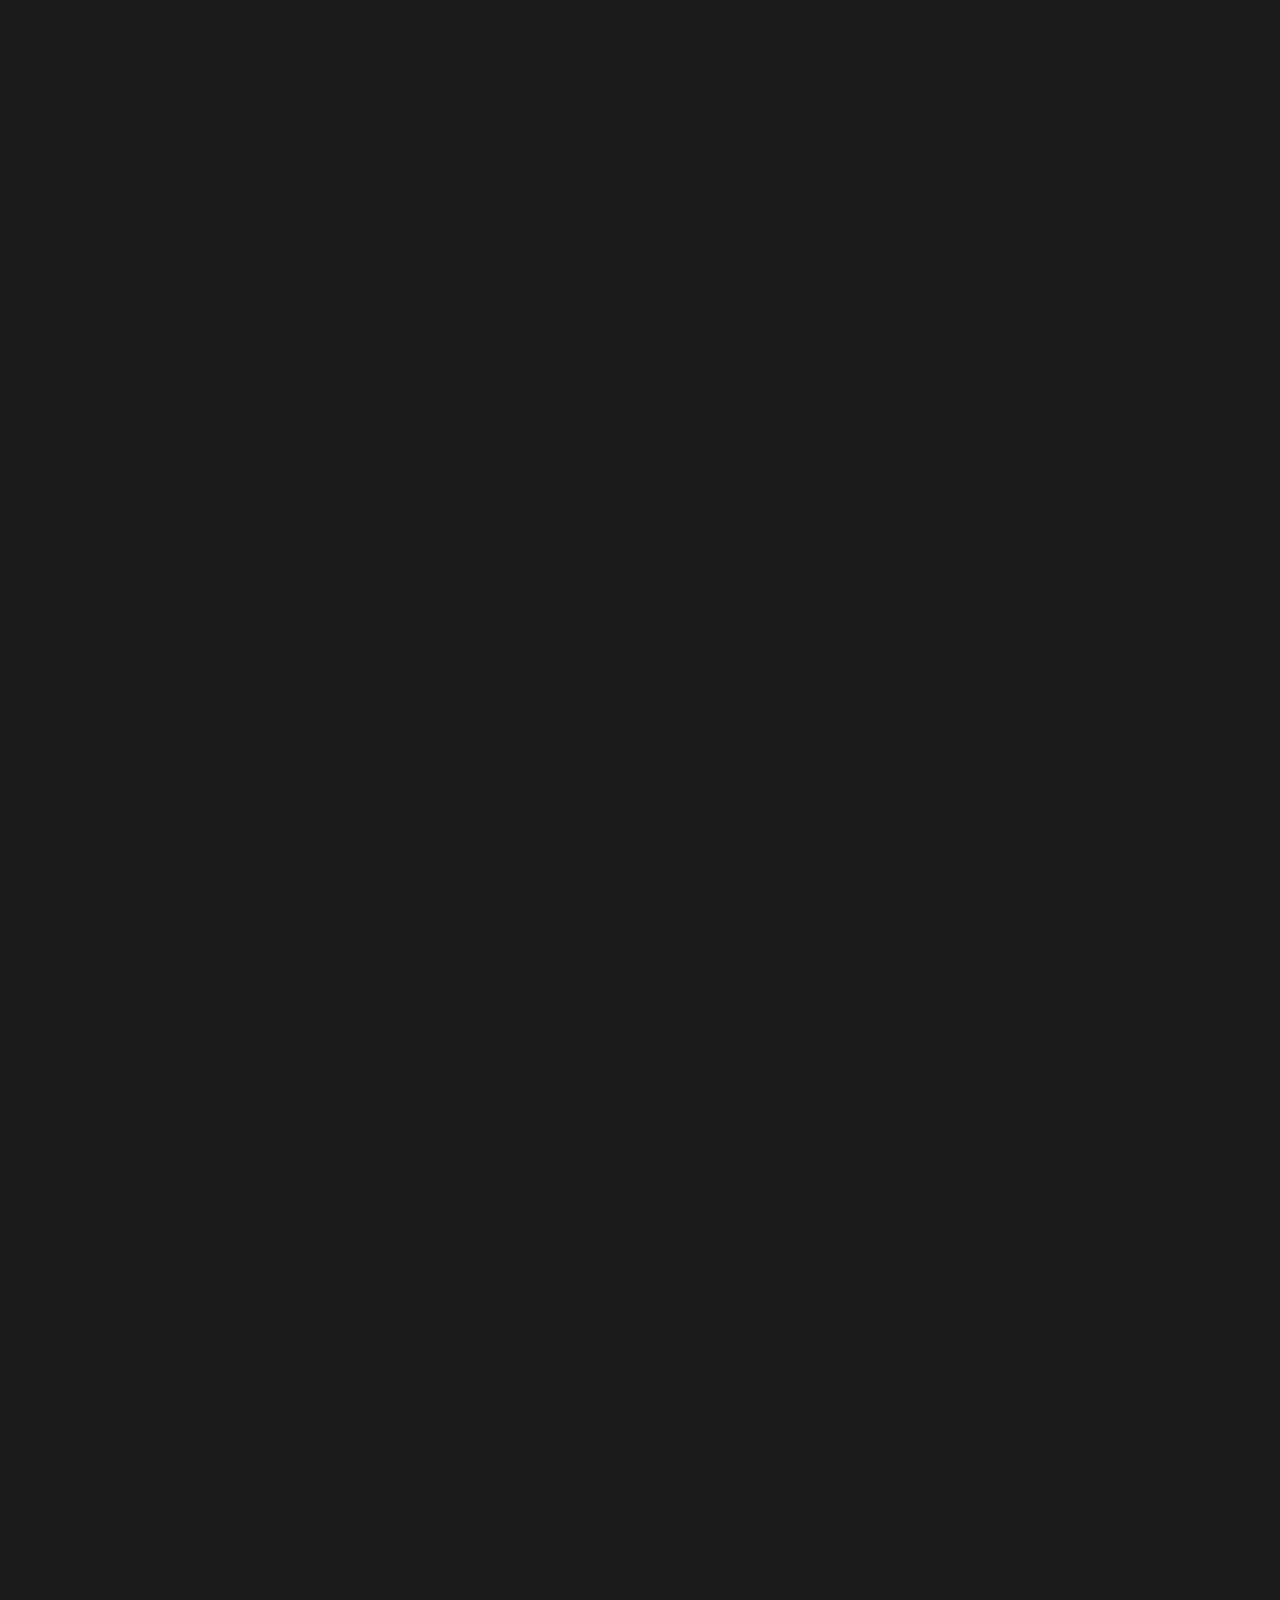
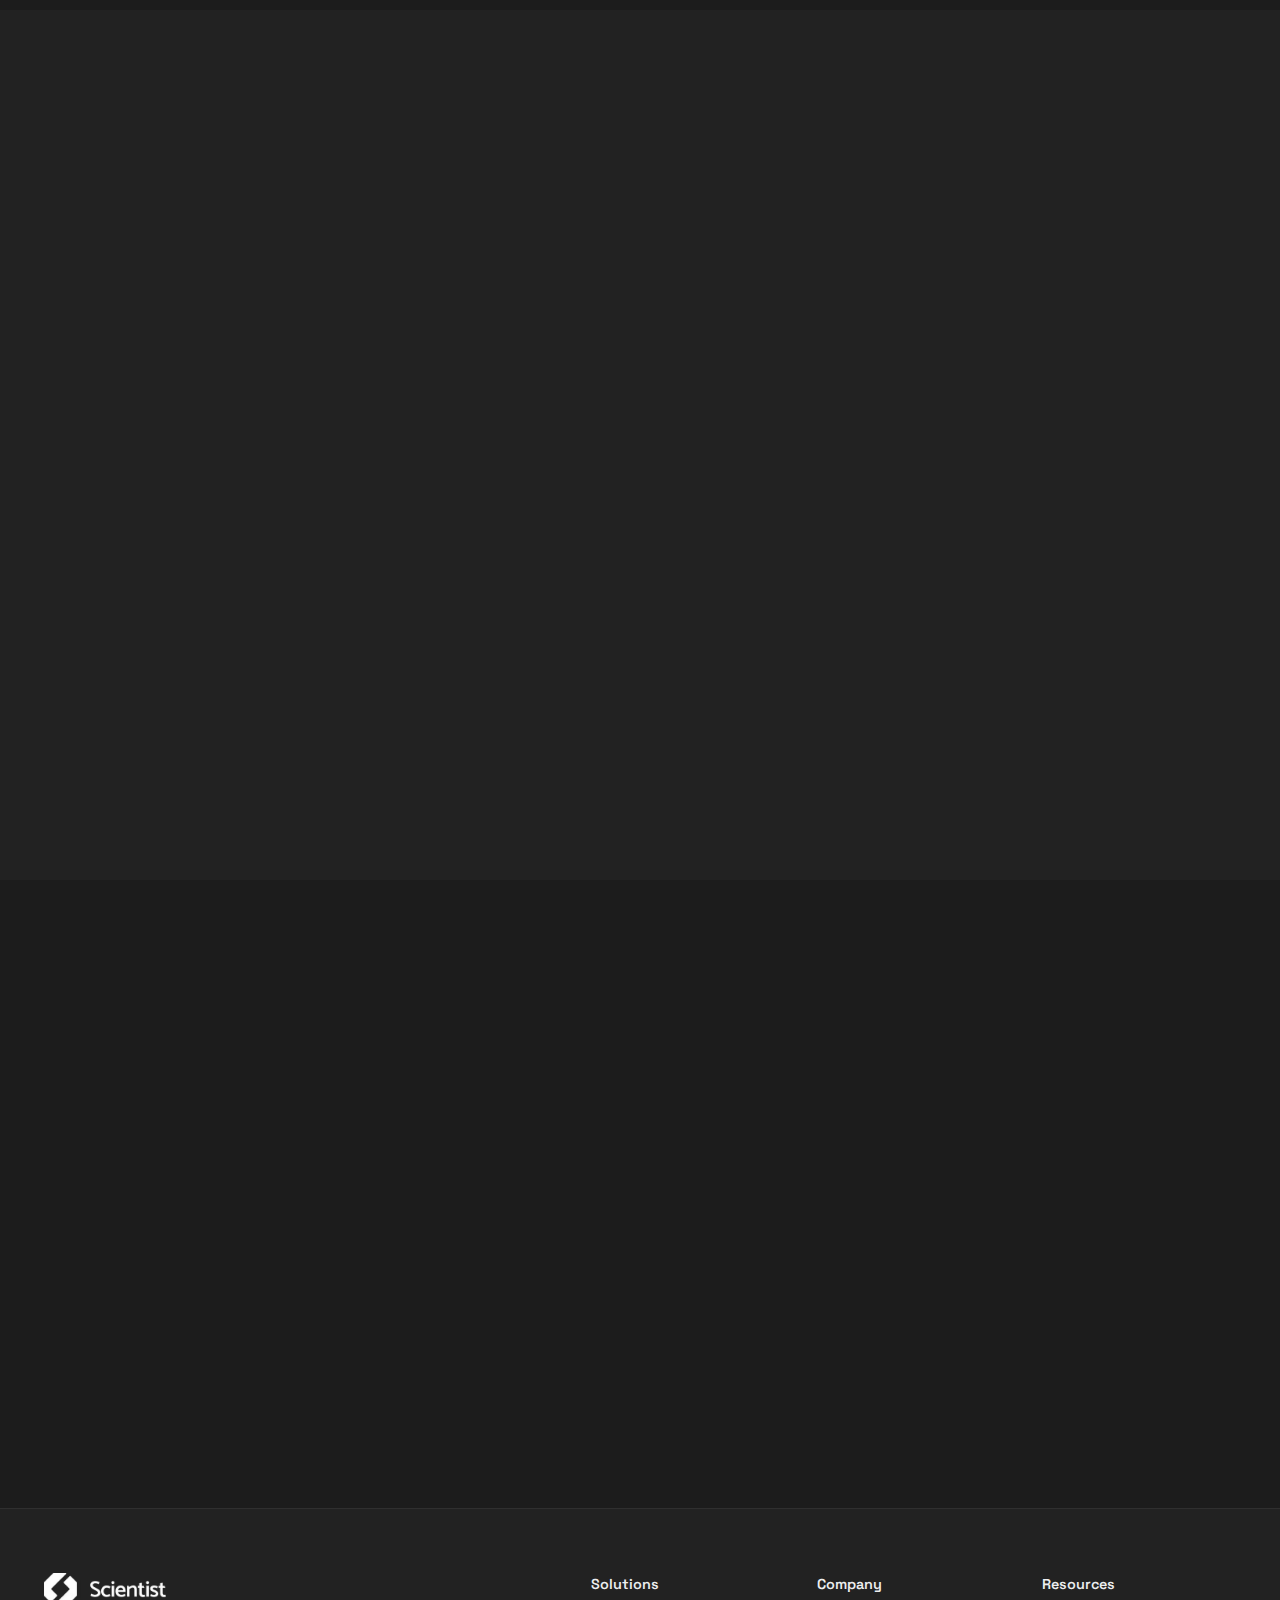
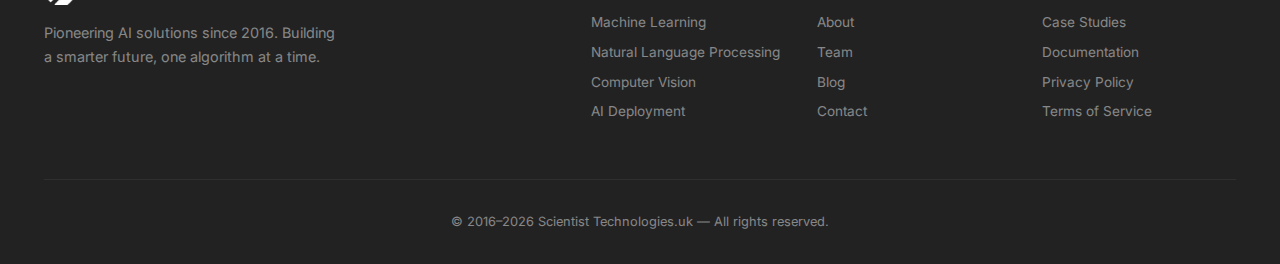
<file: services.html>
<!DOCTYPE html>
<html lang="en">

<head>
    <meta charset="UTF-8">
    <meta name="viewport" content="width=device-width, initial-scale=1.0">
    <title>Services — Scientist Technologies</title>
    <meta name="description"
        content="Comprehensive AI services from strategy to deployment. Machine learning, NLP, computer vision, and more.">
    <meta name="keywords"
        content="AI services, machine learning, NLP, computer vision, AI consulting, AI development">

    <!-- Open Graph / Facebook -->
    <meta property="og:type" content="website">
    <meta property="og:url" content="https://scientisttechnologies.uk/services">
    <meta property="og:title" content="Services — Scientist Technologies">
    <meta property="og:description"
        content="Comprehensive AI services from strategy to deployment.">
    <meta property="og:image" content="Asset 1_4x12ZDALQWSkillzRHover23454.avif">

    <!-- Twitter -->
    <meta property="twitter:card" content="summary_large_image">
    <meta property="twitter:url" content="https://scientisttechnologies.uk/services">
    <meta property="twitter:title" content="Services — Scientist Technologies">
    <meta property="twitter:description"
        content="Comprehensive AI services from strategy to deployment.">
    <meta property="twitter:image" content="Asset 1_4x12ZDALQWSkillzRHover23454.avif">

    <!-- Favicon -->
    <link rel="icon" type="image/avif" href="assets/images/icons/company-logo.avif">
    <link rel="preconnect" href="https://fonts.googleapis.com">
    <link rel="preconnect" href="https://fonts.gstatic.com" crossorigin>
    <link
        href="https://fonts.googleapis.com/css2?family=Inter:wght@300;400;500;600;700;800;900&family=Space+Grotesk:wght@400;500;600;700&display=swap"
        rel="stylesheet">
    
    <link rel="stylesheet" href="assets/css/styles.css">
</head>

<body>
    <!-- Cursor Glow Effect -->
    <div class="cursor-glow" id="cursorGlow"></div>

    <!-- Particle Canvas -->
    <canvas id="particleCanvas"></canvas>

    <!-- Navigation -->
    <header class="navbar" id="navbar">
        <div class="nav-container">
            <a href="index.html" class="nav-logo" id="navLogo">
                <img src="assets/images/icons/company-logo.avif" alt="Scientist Technologies Logo" class="logo-img">
            </a>
            <nav class="nav-links" id="navLinks">
    <a href="index.html" class="nav-link">Home</a>
    <a href="about.html" class="nav-link">About</a>
    <a href="services.html" class="nav-link active">Services</a>
    <a href="projects.html" class="nav-link">Projects</a>
    <a href="products.html" class="nav-link">Products</a>
    <a href="team.html" class="nav-link">Team</a>
    <a href="contact.html" class="nav-link">Contact</a>
</nav>
            <div class="nav-actions">
                <button class="theme-toggle" id="themeToggle" aria-label="Toggle dark mode">
                    <span class="theme-toggle-track">
                        <span class="theme-toggle-icon sun">☀️</span>
                        <span class="theme-toggle-icon moon">🌙</span>
                        <span class="theme-toggle-thumb"></span>
                    </span>
                </button>
                <button class="nav-cta" id="navCta">Get Started</button>
                <button class="mobile-menu-btn" id="mobileMenuBtn" aria-label="Toggle menu">
                    <span></span>
                    <span></span>
                    <span></span>
                </button>
            </div>
        </div>
    </header>

    <!-- Mobile Menu -->
    <div class="mobile-menu" id="mobileMenu">
        <nav class="mobile-nav-links">
            <a href="index.html" class="mobile-nav-link">Home</a>
            <a href="about.html" class="mobile-nav-link">About</a>
            <a href="services.html" class="mobile-nav-link">Services</a>
            <a href="projects.html" class="mobile-nav-link">Projects</a>
            <a href="products.html" class="mobile-nav-link">Products</a>
            <a href="team.html" class="mobile-nav-link">Team</a>
            <a href="contact.html" class="mobile-nav-link">Contact</a>
        </nav>
    </div>

    <main>
        <!-- Hero Section -->
        <section class="hero team-hero" id="services-hero">
            <div class="hero-bg">
                <div class="hero-grid"></div>
                <div class="hero-orbs">
                    <div class="orb orb-1"></div>
                    <div class="orb orb-2"></div>
                    <div class="orb orb-3"></div>
                </div>
            </div>
            <div class="hero-content">
                <div class="breadcrumb animate-on-scroll">
                    <a href="index.html">Home</a>
                    <span class="breadcrumb-separator">→</span>
                    <span>Services</span>
                </div>
                <h1 class="hero-title animate-on-scroll">
                    <span class="title-line">Comprehensive AI</span>
                    <span class="title-line gradient-text">Services</span>
                    <span class="title-line">For Your Business</span>
                </h1>
                <p class="hero-subtitle animate-on-scroll">
                    From strategy to deployment, we provide end-to-end AI solutions that transform your business and drive measurable results.
                </p>
            </div>
        </section>

        <!-- Service Categories Section -->
        <section class="section service-categories-section" id="service-categories">
            <div class="container">
                <div class="section-header animate-on-scroll">
                    <h2 class="section-title">Service <span class="gradient-text">Offerings</span></h2>
                    <p class="section-subtitle">Tailored AI solutions across strategy, development, integration, and analytics</p>
                </div>

                <div class="service-categories-stack">
                    <!-- AI Strategy & Consulting -->
                    <div class="service-category glass-card animate-on-scroll" id="ai-strategy-consulting">
                        <div class="service-category-header">
                            <div class="service-category-icon">
                                <svg viewBox="0 0 64 64" fill="none" xmlns="http://www.w3.org/2000/svg">
                                    <circle cx="32" cy="32" r="24" stroke="currentColor" stroke-width="2"/>
                                    <path d="M32 16V32L42 42" stroke="currentColor" stroke-width="2" stroke-linecap="round"/>
                                    <circle cx="32" cy="32" r="4" fill="currentColor"/>
                                </svg>
                            </div>
                            <div>
                                <h3>AI Strategy & Consulting</h3>
                                <p class="service-category-subtitle">Strategic guidance to maximize your AI investment</p>
                            </div>
                        </div>
                        <div class="service-category-content">
                            <div class="service-offerings-grid">
                                <div class="service-offering-item">
                                    <div class="offering-icon">✓</div>
                                    <div>
                                        <h4>AI Readiness Assessment</h4>
                                        <p>Evaluate your organization's AI maturity, infrastructure, and data capabilities to identify opportunities and gaps.</p>
                                    </div>
                                </div>
                                <div class="service-offering-item">
                                    <div class="offering-icon">✓</div>
                                    <div>
                                        <h4>Custom AI Solution Design</h4>
                                        <p>Architect tailored AI solutions aligned with your business objectives, technical requirements, and industry standards.</p>
                                    </div>
                                </div>
                                <div class="service-offering-item">
                                    <div class="offering-icon">✓</div>
                                    <div>
                                        <h4>Implementation Roadmap Development</h4>
                                        <p>Create phased implementation plans with clear milestones, resource allocation, and risk mitigation strategies.</p>
                                    </div>
                                </div>
                                <div class="service-offering-item">
                                    <div class="offering-icon">✓</div>
                                    <div>
                                        <h4>ROI Modeling & Optimization</h4>
                                        <p>Quantify expected returns, optimize resource allocation, and establish KPIs to measure AI initiative success.</p>
                                    </div>
                                </div>
                            </div>
                        </div>
                    </div>

                    <!-- Custom AI Development -->
                    <div class="service-category glass-card animate-on-scroll" id="custom-ai-development">
                        <div class="service-category-header">
                            <div class="service-category-icon">
                                <svg viewBox="0 0 64 64" fill="none" xmlns="http://www.w3.org/2000/svg">
                                    <rect x="12" y="12" width="40" height="40" rx="4" stroke="currentColor" stroke-width="2"/>
                                    <path d="M20 28L28 36L44 20" stroke="currentColor" stroke-width="2" stroke-linecap="round" stroke-linejoin="round"/>
                                </svg>
                            </div>
                            <div>
                                <h3>Custom AI Development</h3>
                                <p class="service-category-subtitle">Build intelligent systems tailored to your needs</p>
                            </div>
                        </div>
                        <div class="service-category-content">
                            <div class="service-offerings-grid">
                                <div class="service-offering-item">
                                    <div class="offering-icon">✓</div>
                                    <div>
                                        <h4>Machine Learning Model Development</h4>
                                        <p>Design and train custom ML models for classification, regression, clustering, and recommendation systems.</p>
                                    </div>
                                </div>
                                <div class="service-offering-item">
                                    <div class="offering-icon">✓</div>
                                    <div>
                                        <h4>Computer Vision Solutions</h4>
                                        <p>Object detection, image segmentation, facial recognition, and real-time video analytics for visual intelligence.</p>
                                    </div>
                                </div>
                                <div class="service-offering-item">
                                    <div class="offering-icon">✓</div>
                                    <div>
                                        <h4>Natural Language Processing</h4>
                                        <p>Text analysis, sentiment detection, chatbots, language translation, and document understanding systems.</p>
                                    </div>
                                </div>
                                <div class="service-offering-item">
                                    <div class="offering-icon">✓</div>
                                    <div>
                                        <h4>Predictive Analytics Systems</h4>
                                        <p>Forecasting models, anomaly detection, and predictive maintenance solutions for data-driven decision making.</p>
                                    </div>
                                </div>
                            </div>
                        </div>
                    </div>

                    <!-- AI Integration Services -->
                    <div class="service-category glass-card animate-on-scroll" id="ai-integration-services">
                        <div class="service-category-header">
                            <div class="service-category-icon">
                                <svg viewBox="0 0 64 64" fill="none" xmlns="http://www.w3.org/2000/svg">
                                    <circle cx="20" cy="32" r="8" stroke="currentColor" stroke-width="2"/>
                                    <circle cx="44" cy="32" r="8" stroke="currentColor" stroke-width="2"/>
                                    <line x1="28" y1="32" x2="36" y2="32" stroke="currentColor" stroke-width="2"/>
                                </svg>
                            </div>
                            <div>
                                <h3>AI Integration Services</h3>
                                <p class="service-category-subtitle">Seamlessly integrate AI into your existing systems</p>
                            </div>
                        </div>
                        <div class="service-category-content">
                            <div class="service-offerings-grid">
                                <div class="service-offering-item">
                                    <div class="offering-icon">✓</div>
                                    <div>
                                        <h4>API Development & Integration</h4>
                                        <p>Build robust APIs and integrate AI capabilities into your existing applications and workflows.</p>
                                    </div>
                                </div>
                                <div class="service-offering-item">
                                    <div class="offering-icon">✓</div>
                                    <div>
                                        <h4>AI Module Deployment</h4>
                                        <p>Deploy AI modules into existing applications with minimal disruption and maximum compatibility.</p>
                                    </div>
                                </div>
                                <div class="service-offering-item">
                                    <div class="offering-icon">✓</div>
                                    <div>
                                        <h4>Cloud AI Infrastructure Setup</h4>
                                        <p>Configure scalable cloud infrastructure on AWS, Azure, or GCP for optimal AI workload performance.</p>
                                    </div>
                                </div>
                                <div class="service-offering-item">
                                    <div class="offering-icon">✓</div>
                                    <div>
                                        <h4>Performance Monitoring & Optimization</h4>
                                        <p>Continuous monitoring, performance tuning, and optimization to ensure peak AI system efficiency.</p>
                                    </div>
                                </div>
                            </div>
                        </div>
                    </div>

                    <!-- Data Science & Analytics -->
                    <div class="service-category glass-card animate-on-scroll" id="data-science-analytics">
                        <div class="service-category-header">
                            <div class="service-category-icon">
                                <svg viewBox="0 0 64 64" fill="none" xmlns="http://www.w3.org/2000/svg">
                                    <path d="M16 48L24 32L32 40L40 24L48 36L56 20" stroke="currentColor" stroke-width="2" stroke-linecap="round" stroke-linejoin="round"/>
                                    <circle cx="24" cy="32" r="3" fill="currentColor"/>
                                    <circle cx="32" cy="40" r="3" fill="currentColor"/>
                                    <circle cx="40" cy="24" r="3" fill="currentColor"/>
                                </svg>
                            </div>
                            <div>
                                <h3>Data Science & Analytics</h3>
                                <p class="service-category-subtitle">Transform data into actionable insights</p>
                            </div>
                        </div>
                        <div class="service-category-content">
                            <div class="service-offerings-grid">
                                <div class="service-offering-item">
                                    <div class="offering-icon">✓</div>
                                    <div>
                                        <h4>Data Pipeline Development</h4>
                                        <p>Build automated ETL pipelines for data collection, transformation, and loading at scale.</p>
                                    </div>
                                </div>
                                <div class="service-offering-item">
                                    <div class="offering-icon">✓</div>
                                    <div>
                                        <h4>Advanced Analytics & Visualization</h4>
                                        <p>Create interactive dashboards and visual analytics for deep insights and data storytelling.</p>
                                    </div>
                                </div>
                                <div class="service-offering-item">
                                    <div class="offering-icon">✓</div>
                                    <div>
                                        <h4>Big Data Processing</h4>
                                        <p>Process and analyze massive datasets using distributed computing frameworks and modern data architectures.</p>
                                    </div>
                                </div>
                                <div class="service-offering-item">
                                    <div class="offering-icon">✓</div>
                                    <div>
                                        <h4>Business Intelligence Solutions</h4>
                                        <p>Implement BI platforms that deliver real-time insights and support strategic decision-making.</p>
                                    </div>
                                </div>
                            </div>
                        </div>
                    </div>
                </div>
            </div>
        </section>

        <!-- Technology Stack Section -->
        <section class="section tech-stack-section" id="tech-stack">
            <div class="container">
                <div class="section-header animate-on-scroll">
                    <h2 class="section-title">Technology <span class="gradient-text">Stack</span></h2>
                    <p class="section-subtitle">Cutting-edge frameworks and platforms we leverage to build world-class AI solutions</p>
                </div>

                <div class="tech-stack-grid">
                    <!-- ML Frameworks -->
                    <div class="tech-stack-category glass-card animate-on-scroll">
                        <h3>ML Frameworks & Libraries</h3>
                        <div class="tech-tags">
                            <span class="tech-tag">TensorFlow</span>
                            <span class="tech-tag">PyTorch</span>
                            <span class="tech-tag">Scikit-learn</span>
                            <span class="tech-tag">Keras</span>
                            <span class="tech-tag">XGBoost</span>
                            <span class="tech-tag">LightGBM</span>
                            <span class="tech-tag">Hugging Face</span>
                            <span class="tech-tag">spaCy</span>
                        </div>
                    </div>

                    <!-- AI APIs -->
                    <div class="tech-stack-category glass-card animate-on-scroll">
                        <h3>AI APIs & Services</h3>
                        <div class="tech-tags">
                            <span class="tech-tag">OpenAI GPT</span>
                            <span class="tech-tag">Anthropic Claude</span>
                            <span class="tech-tag">Google AI</span>
                            <span class="tech-tag">AWS SageMaker</span>
                            <span class="tech-tag">Azure AI</span>
                            <span class="tech-tag">Vertex AI</span>
                            <span class="tech-tag">Cohere</span>
                            <span class="tech-tag">Stability AI</span>
                        </div>
                    </div>

                    <!-- Cloud Platforms -->
                    <div class="tech-stack-category glass-card animate-on-scroll">
                        <h3>Cloud Platforms</h3>
                        <div class="tech-tags">
                            <span class="tech-tag">AWS</span>
                            <span class="tech-tag">Microsoft Azure</span>
                            <span class="tech-tag">Google Cloud Platform</span>
                            <span class="tech-tag">IBM Cloud</span>
                            <span class="tech-tag">DigitalOcean</span>
                            <span class="tech-tag">Heroku</span>
                        </div>
                    </div>

                    <!-- MLOps & Deployment -->
                    <div class="tech-stack-category glass-card animate-on-scroll">
                        <h3>MLOps & Deployment</h3>
                        <div class="tech-tags">
                            <span class="tech-tag">Docker</span>
                            <span class="tech-tag">Kubernetes</span>
                            <span class="tech-tag">MLflow</span>
                            <span class="tech-tag">Kubeflow</span>
                            <span class="tech-tag">Airflow</span>
                            <span class="tech-tag">Jenkins</span>
                            <span class="tech-tag">GitLab CI/CD</span>
                            <span class="tech-tag">Weights & Biases</span>
                        </div>
                    </div>

                    <!-- Data Processing -->
                    <div class="tech-stack-category glass-card animate-on-scroll">
                        <h3>Data Processing & Storage</h3>
                        <div class="tech-tags">
                            <span class="tech-tag">Apache Spark</span>
                            <span class="tech-tag">Hadoop</span>
                            <span class="tech-tag">PostgreSQL</span>
                            <span class="tech-tag">MongoDB</span>
                            <span class="tech-tag">Redis</span>
                            <span class="tech-tag">Elasticsearch</span>
                            <span class="tech-tag">Snowflake</span>
                            <span class="tech-tag">BigQuery</span>
                        </div>
                    </div>

                    <!-- Programming Languages -->
                    <!-- <div class="tech-stack-category glass-card animate-on-scroll">
                        <h3>Programming Languages</h3>
                        <div class="tech-tags">
                            <span class="tech-tag">Python</span>
                            <span class="tech-tag">R</span>
                            <span class="tech-tag">Java</span>
                            <span class="tech-tag">JavaScript</span>
                            <span class="tech-tag">TypeScript</span>
                            <span class="tech-tag">Go</span>
                            <span class="tech-tag">Scala</span>
                            <span class="tech-tag">C++</span>
                        </div>
                    </div> -->
                </div>
            </div>
        </section>

        <!-- CTA Section -->
        <section class="section cta-section" id="services-cta">
            <div class="container">
                <div class="cta-card glass-card animate-on-scroll">
                    <h2>Ready to Transform Your Business with AI?</h2>
                    <p>Let's discuss how our AI services can drive innovation and growth for your organization.</p>
                    <div class="cta-buttons">
                        <a href="contact.html" class="btn btn-primary">
                            <span>Get Started</span>
                            <svg width="20" height="20" viewBox="0 0 20 20" fill="none">
                                <path d="M7.5 15L12.5 10L7.5 5" stroke="currentColor" stroke-width="2" stroke-linecap="round" stroke-linejoin="round"/>
                            </svg>
                        </a>
                        <a href="about.html" class="btn btn-ghost">
                            <span>Learn More About Us</span>
                        </a>
                    </div>
                </div>
            </div>
        </section>
    </main>

    <!-- Footer -->
    <footer class="footer">
        <div class="container">
            <div class="footer-content">
                <div class="footer-brand">
                    <a href="index.html" class="nav-logo">
                        <img src="assets/images/icons/company-logo.avif" alt="Scientist Technologies Logo"
                            class="logo-img">
                    </a>
                    <p class="footer-tagline">Pioneering AI solutions since 2016. Building a smarter future, one
                        algorithm at a time.</p>
                </div>
                <div class="footer-links-grid">
                    <div class="footer-col">
                        <h4>Solutions</h4>
                        <a href="services.html">Machine Learning</a>
                        <a href="services.html">Natural Language Processing</a>
                        <a href="services.html">Computer Vision</a>
                        <a href="services.html">AI Deployment</a>
                    </div>
                    <div class="footer-col">
                        <h4>Company</h4>
                        <a href="about.html">About</a>
                        <a href="team.html">Team</a>
                        <a href="#">Blog</a>
                        <a href="contact.html">Contact</a>
                    </div>
                    <div class="footer-col">
                        <h4>Resources</h4>
                        <a href="#">Case Studies</a>
                        <a href="#">Documentation</a>
                        <a href="#">Privacy Policy</a>
                        <a href="#">Terms of Service</a>
                    </div>
                </div>
            </div>
            <div class="footer-bottom">
                <p>© 2016–2026 Scientist Technologies.uk — All rights reserved.</p>
            </div>
        </div>
    </footer>

    <!-- AI Chatbot (Available on all pages) -->
    <div class="chatbot-container" id="chatbot">
        <div class="chatbot-header">
            <div class="chatbot-header-info">
                <div class="chatbot-avatar">
                    <svg viewBox="0 0 24 24" fill="none" xmlns="http://www.w3.org/2000/svg">
                        <path d="M12 2C6.48 2 2 6.48 2 12C2 17.52 6.48 22 12 22C17.52 22 22 17.52 22 12C22 6.48 17.52 2 12 2ZM12 5C13.66 5 15 6.34 15 8C15 9.66 13.66 11 12 11C10.34 11 9 9.66 9 8C9 6.34 10.34 5 12 5ZM12 19.2C9.5 19.2 7.29 17.92 6 15.98C6.03 13.99 10 12.9 12 12.9C13.99 12.9 17.97 13.99 18 15.98C16.71 17.92 14.5 19.2 12 19.2Z" fill="currentColor"/>
                    </svg>
                </div>
                <div>
                    <h4>AI Assistant</h4>
                    <span class="chatbot-status">Online</span>
                </div>
            </div>
            <div class="chatbot-actions">
                <button class="chatbot-minimize" id="chatbotMinimize" aria-label="Minimize chat">
                    <svg width="20" height="20" viewBox="0 0 20 20" fill="none">
                        <path d="M5 10H15" stroke="currentColor" stroke-width="2" stroke-linecap="round"/>
                    </svg>
                </button>
                <button class="chatbot-close" id="chatbotClose" aria-label="Close chat">
                    <svg width="20" height="20" viewBox="0 0 20 20" fill="none">
                        <path d="M5 5L15 15M5 15L15 5" stroke="currentColor" stroke-width="2" stroke-linecap="round"/>
                    </svg>
                </button>
            </div>
        </div>
        <div class="chatbot-body" id="chatBody">
            <div class="chat-msg bot">
                <div class="msg-content">Hello! 👋 I'm here to help you with any questions about our AI services. How can I assist you today?</div>
                <span class="msg-time">Just now</span>
            </div>
            <div class="chat-suggestions">
                <button class="suggestion-chip">Tell me about your services</button>
                <button class="suggestion-chip">How can AI help my business?</button>
                <button class="suggestion-chip">Request a consultation</button>
            </div>
        </div>
        <form class="chatbot-input" id="chatForm">
            <input type="text" id="chatInput" placeholder="Type your message..." autocomplete="off">
            <button type="submit" aria-label="Send message">
                <svg width="20" height="20" viewBox="0 0 20 20" fill="none">
                    <path d="M2 10L18 2L10 18L8 11L2 10Z" stroke="currentColor" stroke-width="2" stroke-linecap="round" stroke-linejoin="round"/>
                </svg>
            </button>
        </form>
    </div>

    <!-- Chatbot Toggle Button -->
    <button class="chatbot-toggle" id="chatbotToggle" aria-label="Open chat">
        <svg width="24" height="24" viewBox="0 0 24 24" fill="none">
            <path d="M20 2H4C2.9 2 2 2.9 2 4V22L6 18H20C21.1 18 22 17.1 22 16V4C22 2.9 21.1 2 20 2ZM20 16H6L4 18V4H20V16Z" fill="currentColor"/>
            <circle cx="12" cy="10" r="1.5" fill="currentColor"/>
            <circle cx="8" cy="10" r="1.5" fill="currentColor"/>
            <circle cx="16" cy="10" r="1.5" fill="currentColor"/>
        </svg>
        <span class="chatbot-badge">1</span>
    </button>

    <script src="assets/js/script.js"></script>
    <script src="assets/js/chatbot.js"></script>
</body>

</html>
</file>
<file: assets/css/styles.css>
/* ================================================
   SCIENTIST TECHNOLOGIES — PREMIUM DESIGN SYSTEM
   ================================================ */

/* ---- CSS Variables / Design Tokens ---- */
:root {
    /* Backgrounds */
    --bg-primary: #222222;
    --bg-secondary: #1C1C1C;
    --bg-tertiary: #2C2C2C;
    --bg-card: rgba(44, 44, 44, 0.6);
    --bg-glass: rgba(44, 44, 44, 0.4);

    /* Text */
    --text-primary: rgb(237, 238, 240);
    --text-secondary: rgba(237, 238, 240, 0.7);
    --text-muted: rgba(237, 238, 240, 0.5);

    /* Accents */
    --accent-primary: #fed16b;
    --accent-secondary: #E6BC5C;
    --accent-tertiary: #FFD985;
    --accent-warm: #fed16b;
    --accent-coral: #FF8F6B;

    /* Orb Colors - Dark Theme (lighter glows) */
    --orb-1-color: rgba(0, 245, 212, 0.08);
    --orb-2-color: rgba(123, 97, 255, 0.08);
    --orb-3-color: rgba(0, 180, 216, 0.06);
    --cursor-glow-color: rgba(0, 245, 212, 0.06);

    /* Gradients */
    --gradient-primary: linear-gradient(135deg, #fed16b 0%, #E6BC5C 100%);
    --gradient-warm: linear-gradient(135deg, #FF8F6B 0%, #fed16b 100%);
    --gradient-cool: linear-gradient(135deg, #E6BC5C 0%, #FFF5D6 100%);
    --gradient-bg: linear-gradient(180deg, #222222 0%, #1C1C1C 50%, #222222 100%);
    --gradient-hero: radial-gradient(ellipse at 30% 50%, rgba(254, 209, 107, 0.08) 0%, transparent 60%),
        radial-gradient(ellipse at 70% 50%, rgba(230, 188, 92, 0.08) 0%, transparent 60%);

    /* Borders */
    --border-subtle: rgba(255, 255, 255, 0.06);
    --border-light: rgba(255, 255, 255, 0.1);
    --border-accent: rgba(254, 209, 107, 0.3);

    /* Shadows */
    --shadow-sm: 0 2px 8px rgba(0, 0, 0, 0.3);
    --shadow-md: 0 4px 24px rgba(0, 0, 0, 0.4);
    --shadow-lg: 0 8px 48px rgba(0, 0, 0, 0.5);
    --shadow-glow: 0 0 40px rgba(254, 209, 107, 0.15);
    --shadow-glow-purple: 0 0 40px rgba(230, 188, 92, 0.15);

    /* Spacing */
    --space-xs: 0.25rem;
    --space-sm: 0.5rem;
    --space-md: 1rem;
    --space-lg: 1.5rem;
    --space-xl: 2rem;
    --space-2xl: 3rem;
    --space-3xl: 4rem;
    --space-4xl: 6rem;

    /* Radius */
    --radius-sm: 8px;
    --radius-md: 12px;
    --radius-lg: 16px;
    --radius-xl: 24px;
    --radius-full: 9999px;

    /* Transitions */
    --ease-out-expo: cubic-bezier(0.16, 1, 0.3, 1);
    --ease-in-out-circ: cubic-bezier(0.85, 0, 0.15, 1);
    --transition-fast: 0.2s var(--ease-out-expo);
    --transition-base: 0.4s var(--ease-out-expo);
    --transition-slow: 0.6s var(--ease-out-expo);
    --transition-slower: 0.8s var(--ease-out-expo);

    /* Typography */
    --font-primary: 'Inter', -apple-system, BlinkMacSystemFont, sans-serif;
    --font-display: 'Space Grotesk', 'Inter', sans-serif;
}

/* Light Theme Overrides */
[data-theme="light"] {
    /* ── Backgrounds ─────────────────────────────────────────────────────────
       Hero stays black (handled separately).
       Sections alternate between near-white and light cool grey
       exactly like the site: "Who we are" = cool grey, rest = white.        */
    --bg-primary: #ffffff;           /* Main sections — "What We Do", "Clientele" */
    --bg-secondary: #f1f1f1;         /* Alternate sections — "Who we are" grey band */
    --bg-tertiary: #f2f2f2;          /* Subtle in-between if needed */
    --bg-card: rgba(255, 255, 255, 1);        /* Cards are fully opaque white */
    --bg-glass: rgba(255, 255, 255, 0.85);    /* Glass panels */
    --bg-hero: #111111;              /* Hero section stays dark like the site */
    --bg-dark-band: #1a1a1a;         /* Dark bands like "Urban AI" section */

    /* ── Text ────────────────────────────────────────────────────────────────
       Site uses pure black text on light sections, white on dark sections.  */
    --text-primary: #111111;         /* Near-black, not pure — slightly softer */
    --text-secondary: #444444;       /* Subheadings, body copy */
    --text-muted: #777777;           /* Captions, small labels */
    --text-on-dark: #ffffff;         /* Text sitting on dark/hero sections */
    --text-on-accent: #111111;       /* Text on gold/yellow badges */

    /* ── Accents — Teal for highlights, black for text ──────────────────────── */
    --accent-primary: #15c2b1;       /* Teal for highlights and accents */
    --accent-secondary: #12a89a;     /* Slightly darker teal */
    --accent-tertiary: #18d4c0;      /* Light teal */
    --text-accent: #000000;          /* Black for text that uses accent color */

    /* ── Orbs — Teal colors matching light theme */
    --orb-1-color: rgba(21, 194, 177, 0.25);    /* Teal - clearly visible */
    --orb-2-color: rgba(18, 168, 154, 0.22);    /* Darker teal */
    --orb-3-color: rgba(15, 140, 130, 0.18);    /* Even darker teal */
    --orb-blur: 100px;
    --cursor-glow-color: rgba(21, 194, 177, 0.30);

    /* ── Borders ─────────────────────────────────────────────────────────── */
    --border-subtle: rgba(0, 0, 0, 0.08);
    --border-light: rgba(0, 0, 0, 0.14);
    --border-accent: rgba(254, 209, 107, 0.6);  /* Gold border for highlights */
    --border-dark: rgba(0, 0, 0, 0.85);         /* Near-black borders on buttons */

    /* ── Gradients ───────────────────────────────────────────────────────── */
    --gradient-bg: linear-gradient(180deg, #ffffff 0%, #f2f2f2 100%);
    --gradient-hero: radial-gradient(ellipse at 30% 50%, rgba(21, 194, 177, 0.06) 0%, transparent 60%),
        radial-gradient(ellipse at 70% 50%, rgba(18, 168, 154, 0.06) 0%, transparent 60%);
    --gradient-primary: linear-gradient(135deg, #15c2b1 0%, #12a89a 100%);
    --gradient-warm: linear-gradient(135deg, #18d4c0 0%, #15c2b1 100%);

    /* ── Shadows — Light and clean, not heavy ────────────────────────────── */
    --shadow-sm: 0 1px 4px rgba(0, 0, 0, 0.06);
    --shadow-md: 0 4px 16px rgba(0, 0, 0, 0.08);
    --shadow-lg: 0 8px 40px rgba(0, 0, 0, 0.10);
    --shadow-glow: 0 0 30px rgba(21, 194, 177, 0.20);
    --shadow-glow-purple: 0 0 30px rgba(18, 168, 154, 0.20);

    /* ── Glass Effect — Clean frosted on light ───────────────────────────── */
    --glass-bg: rgba(255, 255, 255, 0.75);
    --glass-border: rgba(0, 0, 0, 0.08);
    --glass-backdrop: blur(16px);
    --glass-shadow: 0 4px 24px rgba(0, 0, 0, 0.08);
}

/* ── Buttons — White background with black text, yellow on hover ─────── */
[data-theme="light"] .btn-primary,
[data-theme="light"] .nav-cta {
    background: #ffffff;
    color: #15c2b1;;
    border: 1px solid #15c2b1;
    border-radius: 999px;
}

[data-theme="light"] .btn-primary:hover,
[data-theme="light"] .nav-cta:hover {
    background: #15c2b1;
    color: #ffffff;
    border-color: #15c2b1;
}

/* ── Gradient Text Override — Black in light theme ─────────────────────────── */
[data-theme="light"] .case-study-title,
[data-theme="light"] .stat-number,
[data-theme="light"] .story-number {
    background: #000000;
    -webkit-background-clip: text;
    background-clip: text;
    -webkit-text-fill-color: transparent;
}

/* ── Logo Text — Black in light theme ─────────────────────────────────────── */
[data-theme="light"] .logo-text {
    background: #000000;
    -webkit-background-clip: text;
    background-clip: text;
    -webkit-text-fill-color: transparent;
}

/* ── Service Number on Hover — Black in light theme ─────────────────────────── */
[data-theme="light"] .service-card:hover .service-number {
    background: #000000;
    -webkit-background-clip: text;
    background-clip: text;
    -webkit-text-fill-color: transparent;
    color: transparent;
}

/* ── Badges and Tags — Teal backgrounds in light theme ─────────────────────── */
[data-theme="light"] .section-tag,
[data-theme="light"] .hero-badge {
    background: rgba(21, 194, 177, 0.15);
    border: 1px solid rgba(21, 194, 177, 0.3);
    color: #000000;
}

[data-theme="light"] .tech-badge {
    background: rgba(21, 194, 177, 0.15);
    border: 1px solid rgba(21, 194, 177, 0.3);
    color: #000000;
}

[data-theme="light"] .story-tag {
    background: rgba(21, 194, 177, 0.15);
    border: 1px solid rgba(21, 194, 177, 0.3);
    color: #000000;
}

/* ── Text Elements — Black text in light theme ─────────────────────────────── */
[data-theme="light"] .breadcrumb a,
[data-theme="light"] .breadcrumb span:last-child,
[data-theme="light"] .summary-label,
[data-theme="light"] .metric-value,
[data-theme="light"] .result-arrow,
[data-theme="light"] .result-after,
[data-theme="light"] .result-improvement,
[data-theme="light"] .team-role {
    color: #15c2b1;
}

/* ── Icon Backgrounds — Teal in light theme ─────────────────────────────────── */
[data-theme="light"] .contact-icon {
    background: rgba(21, 194, 177, 0.15);
    border: 1px solid rgba(21, 194, 177, 0.3);
    color: #000000;
}

/* ── Social Link Hovers — Teal in light theme ─────────────────────────────── */
[data-theme="light"] .social-link:hover,
[data-theme="light"] .footer-social-link:hover {
    background: rgba(21, 194, 177, 0.15);
    border-color: #15c2b1;
    color: #000000;
}

/* ── Teal accent badge/label — like "What We Do" heading background ────────── */
[data-theme="light"] .accent-badge {
    background: var(--accent-primary);
    color: #ffffff;
    font-weight: 700;
    padding: 4px 16px;
    border-radius: 4px;
}

/* ── Section alternating backgrounds — mirrors the site's banding ─────────── */
[data-theme="light"] .section-primary   { background: var(--bg-primary); }   /* white */
[data-theme="light"] .section-secondary { background: var(--bg-secondary); } /* cool grey */
[data-theme="light"] .section-dark      { background: var(--bg-dark-band); color: var(--text-on-dark); }

/* ── Glass card on light background ─────────────────────────────────────────  */
[data-theme="light"] .glass-card {
    background: var(--glass-bg);
    border: 1px solid var(--glass-border);
    backdrop-filter: var(--glass-backdrop);
    -webkit-backdrop-filter: var(--glass-backdrop);
    box-shadow: var(--glass-shadow);
}

/* ── Navigation on light — Grey background so white logo is visible ─────────── */
[data-theme="light"] .navbar {
    background: rgba(100, 100, 100, 0.95);
    backdrop-filter: blur(12px);
    -webkit-backdrop-filter: blur(12px);
}

[data-theme="light"] .navbar.scrolled {
    background: rgba(100, 100, 100, 0.8);
}

[data-theme="light"] .nav-link {
    color: #ffffff;
}

[data-theme="light"] .nav-link:hover {
    color: #15c2b1;
}

[data-theme="light"] .nav-link.active {
    color: #ffffff;
}

[data-theme="light"] .nav-link.active::after {
    background: #15c2b1;
}

/* ── Footer on light — Grey background ─────────────────────────────────────── */
[data-theme="light"] .footer {
    background: rgba(100, 100, 100, 0.8);
    color: #ffffff;
}

[data-theme="light"] .footer-tagline,
[data-theme="light"] .footer-col a {
    color: rgba(255, 255, 255);
}

[data-theme="light"] .footer-col a:hover {
    color: #15c2b1;
}

[data-theme="light"] .footer-bottom p {
    color: rgba(255, 255, 255, 0.8);
}

/* ---- Reset & Base ---- */
*,
*::before,
*::after {
    margin: 0;
    padding: 0;
    box-sizing: border-box;
}

html {
    scroll-behavior: smooth;
    font-size: 16px;
    -webkit-font-smoothing: antialiased;
    -moz-osx-font-smoothing: grayscale;
}

body {
    font-family: var(--font-primary);
    background: var(--bg-primary);
    color: var(--text-primary);
    line-height: 1.6;
    overflow-x: hidden;
    position: relative;
}

img {
    max-width: 100%;
    display: block;
}

a {
    text-decoration: none;
    color: inherit;
    transition: color var(--transition-fast);
}

button {
    cursor: pointer;
    border: none;
    background: none;
    font-family: inherit;
    color: inherit;
}

::selection {
    background: rgba(0, 245, 212, 0.3);
    color: var(--text-primary);
}

/* ---- Scrollbar ---- */
::-webkit-scrollbar {
    width: 8px;
}

::-webkit-scrollbar-track {
    background: var(--bg-primary);
}

::-webkit-scrollbar-thumb {
    background: var(--bg-tertiary);
    border-radius: var(--radius-full);
    border: 2px solid var(--bg-primary);
}

::-webkit-scrollbar-thumb:hover {
    background: var(--accent-primary);
}

/* ---- Utility ---- */
.container {
    max-width: 1200px;
    margin: 0px auto;
    padding: 0 var(--space-xs);
}

.gradient-text {
    position: relative;
    display: inline-block;
    color: var(--bg-primary);
    -webkit-text-fill-color: var(--bg-primary);
    background: transparent;
    overflow: hidden;
    z-index: 1;
    -webkit-background-clip: text;
    background-clip: text;
    color: transparent;
}

.gradient-text::before {
    content: '';
    position: absolute;
    top: 0;
    left: -100%;
    width: 100%;
    height: 100%;
    background: var(--accent-primary);
    z-index: -1;
    transition: none;
}

.visible .gradient-text::before,
.gradient-text.visible::before {
    animation: slide-bg 1s ease-out forwards;
}

@keyframes slide-bg {
    0% {
        left: -100%;
    }
    100% {
        left: 0;
    }
}

.glass-card {
    background: var(--bg-glass);
    backdrop-filter: blur(20px);
    -webkit-backdrop-filter: blur(20px);
    border: 1px solid var(--border-subtle);
    border-radius: var(--radius-lg);
}

.section {
    padding: var(--space-2xl) 0;
    position: relative;
}

.section-header {
    text-align: center;
    max-width: 640px;
    margin: 0 auto var(--space-md);
}

.section-tag {
    display: inline-block;
    font-size: 0.75rem;
    font-weight: 600;
    letter-spacing: 0.15em;
    text-transform: uppercase;
    color: var(--accent-primary);
    background: rgba(0, 245, 212, 0.08);
    padding: var(--space-xs) var(--space-md);
    border-radius: var(--radius-full);
    border: 1px solid rgba(0, 245, 212, 0.2);
    margin-bottom: var(--space-md);
    
}

.section-title {
    font-family: var(--font-display);
    font-size: clamp(1.8rem, 4vw, 2.8rem);
    font-weight: 700;
    line-height: 1.2;
    margin-bottom: var(--space-sm);
}

.section-subtitle {
    font-size: 1.05rem;
    color: var(--text-secondary);
    line-height: 1.2;
}

/* ---- Cursor Glow ---- */
.cursor-glow {
    position: fixed;
    width: 600px;
    height: 600px;
    border-radius: 50%;
    pointer-events: none;
    z-index: 0;
    background: radial-gradient(circle, var(--cursor-glow-color) 0%, transparent 70%);
    transform: translate(-50%, -50%);
    transition: opacity 0.3s;
    will-change: left, top;
}

/* ---- Particle Canvas ---- */
#particleCanvas {
    position: fixed;
    top: 0;
    left: 0;
    width: 100%;
    height: 100%;
    z-index: 0;
    pointer-events: none;
}

/* ================================================
   NAVBAR
   ================================================ */
.navbar {
    position: fixed;
    top: 0;
    left: 0;
    right: 0;
    z-index: 1000;
    padding: var(--space-md) 0;
    transition: all var(--transition-base);
}

.navbar.scrolled {
    background: rgba(0, 0, 0, 0.95);
    /* Always black */
    backdrop-filter: blur(20px);
    -webkit-backdrop-filter: blur(20px);
    border-bottom: 1px solid rgba(255, 255, 255, 0.08);
    padding: var(--space-sm) 0;
    box-shadow: 0 4px 20px rgba(0, 0, 0, 0.4);
}

.nav-container {
    display: flex;
    align-items: center;
    justify-content: space-between;
    max-width: 1200px;
    margin: 0 auto;
    padding: 0 var(--space-xl);
}

.nav-logo {
    display: flex;
    align-items: center;
    gap: var(--space-sm);
    font-family: var(--font-display);
    font-size: 1.25rem;
    font-weight: 700;
    z-index: 10;
}

.logo-img {
    height: 32px;
    width: auto;
}

.logo-text {
    background: var(--gradient-primary);
    -webkit-background-clip: text;
    background-clip: text;
    -webkit-text-fill-color: transparent;
}

.nav-links {
    display: flex;
    align-items: center;
    gap: var(--space-xl);
}

.nav-link {
    font-size: 0.9rem;
    font-weight: 500;
    color: rgba(255, 255, 255, 0.7);
    position: relative;
    padding: var(--space-xs) 0;
    transition: color var(--transition-fast);
}

.nav-link::after {
    content: '';
    position: absolute;
    bottom: -2px;
    left: 0;
    width: 0;
    height: 2px;
    background: var(--gradient-primary);
    border-radius: var(--radius-full);
    transition: width var(--transition-base);
}

.nav-link:hover,
.nav-link.active {
    color: #ffffff;
}

.nav-link:hover::after,
.nav-link.active::after {
    width: 100%;
}

.nav-actions {
    display: flex;
    align-items: center;
    gap: var(--space-md);
}

/* Theme Toggle */
.theme-toggle {
    position: relative;
    width: 52px;
    height: 28px;
    border-radius: var(--radius-full);
    padding: 0;
}

.theme-toggle-track {
    display: flex;
    align-items: center;
    justify-content: space-between;
    width: 100%;
    height: 100%;
    background: var(--bg-tertiary);
    border: 1px solid var(--border-light);
    border-radius: var(--radius-full);
    padding: 0 4px;
    position: relative;
}

.theme-toggle-icon {
    font-size: 12px;
    z-index: 1;
    transition: opacity var(--transition-fast);
}

.theme-toggle-thumb {
    position: absolute;
    left: 3px;
    width: 22px;
    height: 22px;
    border-radius: 50%;
    background: var(--gradient-primary);
    transition: transform var(--transition-base);
    z-index: 2;
}

.theme-toggle.light .theme-toggle-thumb {
    transform: translateX(24px);
}

.nav-cta {
    font-size: 0.85rem;
    font-weight: 600;
    padding: 10px 24px;
    border-radius: var(--radius-full);
    background: var(--gradient-primary);
    color: #222222;
    /* Always dark text on Gold button */
    transition: all var(--transition-fast);
    white-space: nowrap;
    position: relative;
    overflow: hidden;
    z-index: 1;
}

.nav-cta::before {
    content: '';
    position: absolute;
    top: 0;
    left: -100%;
    width: 100%;
    height: 100%;
    background: var(--accent-secondary);
    transition: left 0.4s var(--ease-out-expo);
    z-index: -1;
}

.nav-cta:hover::before {
    left: 0;
}

.nav-cta:hover {
    /* No movement, just color change from animation */
}

/* Mobile menu button */
.mobile-menu-btn {
    display: none;
    flex-direction: column;
    gap: 5px;
    padding: 4px;
    z-index: 1001;
}

.mobile-menu-btn span {
    display: block;
    width: 24px;
    height: 2px;
    background: #ffffff;
    /* Always white on black navbar */
    border-radius: var(--radius-full);
    transition: all var(--transition-base);
    transform-origin: center;
}

.mobile-menu-btn.active span:nth-child(1) {
    transform: rotate(45deg) translate(5px, 5px);
}

.mobile-menu-btn.active span:nth-child(2) {
    opacity: 0;
}

.mobile-menu-btn.active span:nth-child(3) {
    transform: rotate(-45deg) translate(5px, -5px);
}

/* Mobile Menu */
.mobile-menu {
    display: none;
    position: fixed;
    inset: 0;
    background: rgba(10, 14, 23, 0.97);
    backdrop-filter: blur(20px);
    z-index: 999;
    align-items: center;
    justify-content: center;
    opacity: 0;
    visibility: hidden;
    transition: all var(--transition-base);
}

.mobile-menu.active {
    opacity: 1;
    visibility: visible;
}

.mobile-nav-links {
    display: flex;
    flex-direction: column;
    align-items: center;
    gap: var(--space-xl);
}

.mobile-nav-link {
    font-family: var(--font-display);
    font-size: 1.5rem;
    font-weight: 600;
    color: var(--text-secondary);
    transition: color var(--transition-fast);
}

.mobile-nav-link:hover {
    color: var(--accent-primary);
}

/* ================================================
   HERO SECTION
   ================================================ */
.hero {
    position: relative;
    min-height: 100vh;
    display: flex;
    align-items: center;
    justify-content: center;
    overflow: hidden;
    z-index: 1;
}

.hero-bg {
    position: absolute;
    inset: 0;
    z-index: 0;
}

.hero-grid {
    position: absolute;
    inset: 0;
    background-image:
        linear-gradient(rgba(255, 255, 255, 0.02) 1px, transparent 1px),
        linear-gradient(90deg, rgba(255, 255, 255, 0.02) 1px, transparent 1px);
    background-size: 60px 60px;
    mask-image: radial-gradient(ellipse at center, black 30%, transparent 80%);
    -webkit-mask-image: radial-gradient(ellipse at center, black 30%, transparent 80%);
}

.hero-orbs {
    position: absolute;
    inset: 0;
}

.orb {
    position: absolute;
    border-radius: 50%;
    filter: blur(80px);
    animation: float 8s ease-in-out infinite;
}

.orb-1 {
    width: 400px;
    height: 400px;
    background: var(--orb-1-color);
    top: 10%;
    left: 15%;
    animation-delay: 0s;
}

.orb-2 {
    width: 350px;
    height: 350px;
    background: var(--orb-2-color);
    top: 40%;
    right: 10%;
    animation-delay: -3s;
}

.orb-3 {
    width: 300px;
    height: 300px;
    background: var(--orb-3-color);
    bottom: 10%;
    left: 40%;
    animation-delay: -5s;
}

@keyframes float {

    0%,
    100% {
        transform: translate(0, 0) scale(1);
    }

    25% {
        transform: translate(30px, -30px) scale(1.05);
    }

    50% {
        transform: translate(-20px, 20px) scale(0.95);
    }

    75% {
        transform: translate(10px, -10px) scale(1.02);
    }
}

.hero-content {
    position: relative;
    z-index: 2;
    text-align: center;
    width: 100%;
    padding: 80px  20px;
    display: flex;
    flex-direction: column;
    align-items: center;
    justify-content: center;
}

.hero-main-flex {
    display: flex;
    align-items: center;
    justify-content: center;
    gap: var(--space-1xl);
    width: 100%;
    margin-bottom: var(--space-xl);
    
}

.hero-video-container {
    flex: 1;
    max-width: 100%;
    aspect-ratio: 1 / 1;
    display: flex;
    justify-content: space-around;
    align-items: center;
    position: relative;
}

.hero-video-container::before {
    content: '';
    position: absolute;
    inset: -10%;
    background: radial-gradient(circle, rgba(254, 209, 107, 0.2) 0%, transparent 70%);
    border-radius: 50%;
    z-index: -1;
    animation: orb-glow-pulse 4s ease-in-out infinite;
}

@keyframes orb-glow-pulse {

    0%,
    100% {
        opacity: 0.4;
        transform: scale(1);
    }

    50% {
        opacity: 0.8;
        transform: scale(1.1);
    }
}

.hero-logo-animation {
    width: 100%;
    height: 100%;
    /* Removed floating animation - logo stays in place */
}

/* SVG Logo Animation Styles - Circuit/Chip Design */
.animated-logo {
    width: 100%;
    height: 100%;
    max-width: 400px;
    max-height: 400px;
}

.animated-logo .logo-path {
    stroke-width: 2.5;
    stroke-linecap: round;
    stroke-linejoin: round;
    fill: none;
    stroke-dasharray: 2000;
    stroke-dashoffset: 2000;
}

/* Dark theme: White stroke drawing in loop, then yellow fill */
.animated-logo .logo-path {
    stroke: #FFFFFF;
    animation: drawLogoLoop 7s ease-in-out infinite;
}

/* Light theme: Black stroke drawing in loop, then teal fill */
[data-theme="light"] .animated-logo .logo-path {
    stroke: #000000;
    animation: drawLogoLoopLight 7s ease-in-out infinite;
}

/* Dark theme animation: Draw → Fill Yellow → Hold → Erase → Repeat */
@keyframes drawLogoLoop {
    0% {
        stroke-dashoffset: 2000;
        fill: none;
        stroke: #FFFFFF;
    }
    40% {
        stroke-dashoffset: 0;
        fill: none;
        stroke: #FFFFFF;
    }
    60% {
        stroke-dashoffset: 0;
        fill: none;
        stroke: var(--accent-primary);
    }
    80% {
        stroke-dashoffset: 0;
        fill: var(--accent-primary);
        stroke: var(--accent-primary);
    }
    100% {
        stroke-dashoffset: 2000;
        fill: var(--accent-primary);
        stroke: none;
    }
}

/* Light theme animation: Draw → Fill Teal → Hold → Erase → Repeat */
@keyframes drawLogoLoopLight {
    0% {
        stroke-dashoffset: 2000;
        fill: none;
        stroke: #000000;
    }
    40% {
        stroke-dashoffset: 0;
        fill: none;
        stroke: #000000;
    }
    60% {
        stroke-dashoffset: 0;
        fill: none;
        stroke:#15c2b1;
    }
    80% {
        stroke-dashoffset: 0;
        fill: #15c2b1;
        stroke: #15c2b1;
    }
    100% {
        stroke-dashoffset: 2000;
        fill: #15c2b1;
        stroke: none;
    }
}

@keyframes fillColor {
    to {
        fill-opacity: 1;
    }
}

@keyframes orb-float {

    0%,
    100% {
        transform: scale(1);
        opacity: 0.8;
    }

    50% {
        transform: scale(1.05);
        opacity: 1;
    }
}

.hero-text-container {
    flex: 1.2;
    text-align: left;
    display: flex;
    flex-direction: column;
    align-items: flex-start;
}

.hero-badge {
    display: inline-flex;
    align-items: center;
    gap: var(--space-sm);
    padding: 8px 20px;
    border-radius: var(--radius-full);
    font-size: 0.8rem;
    font-weight: 500;
    color: var(--accent-primary);
    background: rgba(0, 245, 212, 0.06);
    border: 1px solid rgba(0, 245, 212, 0.15);
    margin-bottom: var(--space-xl);
}

.badge-dot {
    width: 8px;
    height: 8px;
    border-radius: 50%;
    background: var(--accent-primary);
    animation: pulse-dot 2s ease-in-out infinite;
}

@keyframes pulse-dot {

    0%,
    100% {
        opacity: 1;
        transform: scale(1);
    }

    50% {
        opacity: 0.5;
        transform: scale(0.8);
    }
}

.hero-title {
    font-family: var(--font-display);
    font-size: clamp(2.5rem, 6vw, 4.5rem);
    font-weight: 800;
    line-height: 1.1;
    margin-bottom: var(--space-xl);
    letter-spacing: -0.02em;
}

.title-line {
    display: block;
    width: fit-content;
}

.hero-subtitle {
    font-size: 1.1rem;
    color: var(--text-secondary);
    line-height: 1.8;
    max-width: 600px;
    margin: 0 0 var(--space-2xl);
}

/* Buttons */
.btn {
    display: inline-flex;
    align-items: center;
    gap: var(--space-sm);
    padding: 14px 32px;
    border-radius: var(--radius-full);
    font-size: 0.95rem;
    font-weight: 600;
    transition: all var(--transition-base);
    position: relative;
    overflow: hidden;
}

.btn-primary {
    background: transparent;
    border: 1px solid var(--accent-primary);
    color: var(--accent-primary);
    position: relative;
    overflow: hidden;
    z-index: 1;
}

.btn-primary::before {
    content: '';
    position: absolute;
    top: 0;
    left: -100%;
    width: 100%;
    height: 100%;
    background: var(--gradient-primary);
    transition: left 0.4s var(--ease-out-expo);
    z-index: -1;
}

.btn-primary:hover::before {
    left: 0;
}

.btn-primary:hover {
    color: var(--bg-primary);
}

.btn-ghost {
    border: 1px solid var(--border-light);
    color: var(--text-primary);
    position: relative;
    overflow: hidden;
    z-index: 1;
}

.btn-ghost::before {
    content: '';
    position: absolute;
    top: 0;
    left: -100%;
    width: 100%;
    height: 100%;
    background: #2D7A7A;
    transition: left 0.4s var(--ease-out-expo);
    z-index: -1;
}

.btn-ghost:hover::before {
    left: 0;
}

.btn-ghost:hover {
    border-color: #2D7A7A;
    color: #ffffff;
}

.btn-full {
    width: 100%;
    justify-content: center;
}

.hero-cta-group {
    display: flex;
    align-items: center;
    justify-content: center;
    gap: var(--space-md);
    margin-bottom: var(--space-3xl);
    flex-wrap: wrap;
}

/* Hero Stats */
.hero-stats {
    display: flex;
    align-items: center;
    justify-content: center;
    gap: var(--space-2xl);
    flex-wrap: wrap;
}

.stat-item {
    text-align: center;
}

.stat-number {
    font-family: var(--font-display);
    font-size: 2.5rem;
    font-weight: 800;
    background: var(--gradient-primary);
    -webkit-background-clip: text;
    background-clip: text;
    -webkit-text-fill-color: transparent;
}

.stat-suffix {
    font-family: var(--font-display);
    font-size: 1.8rem;
    font-weight: 700;
    color: var(--accent-primary);
}

.stat-label {
    display: block;
    font-size: 0.85rem;
    color: var(--text-muted);
    margin-top: var(--space-xs);
}

.stat-divider {
    width: 1px;
    height: 48px;
    background: var(--border-subtle);
}

/* Scroll Indicator */
.hero-scroll-indicator {
    position: absolute;
    bottom: 40px;
    left: 50%;
    transform: translateX(-50%);
    display: flex;
    flex-direction: column;
    align-items: center;
    gap: 12px;
    color: var(--text-muted);
    font-size: 0.7rem;
    text-transform: uppercase;
    letter-spacing: 0.2em;
    animation: scroll-bounce 2s ease-in-out infinite;
}

.scroll-line {
    width: 1px;
    height: 40px;
    background: linear-gradient(to bottom, var(--accent-primary), transparent);
    animation: scroll-line-pulse 2s ease-in-out infinite;
}

@keyframes scroll-bounce {

    0%,
    100% {
        transform: translateX(-50%) translateY(0);
    }

    50% {
        transform: translateX(-50%) translateY(10px);
    }
}

@keyframes scroll-line-pulse {

    0%,
    100% {
        opacity: 0.4;
    }

    50% {
        opacity: 1;
    }
}

/* ================================================
   TECHNOLOGY LOGO CAROUSEL
   ================================================ */
.marquee-section {
    padding: var(--space-2xl) 0;
    border-top: 1px solid var(--border-subtle);
    border-bottom: 1px solid var(--border-subtle);
    background: var(--bg-secondary);
    position: relative;
    z-index: 1;
}

.tech-logos-container {
    max-width: 1200px;
    margin: 0 auto;
    padding: 0 var(--space-xl);
    position: relative;
    min-height: 100px;
    display: flex;
    align-items: center;
    justify-content: center;
}

.tech-logos-set {
    display: flex;
    align-items: center;
    justify-content: center;
    gap: var(--space-3xl);
    flex-wrap: nowrap;
    position: absolute;
    width: 100%;
    opacity: 0;
    transition: opacity 1s ease-in-out;
}

.tech-logos-set.active {
    opacity: 1;
    position: relative;
}

.tech-logo {
    width: 100px;
    height: 100px;
    display: flex;
    align-items: center;
    justify-content: center;
    cursor: pointer;
}

.tech-logo img {
    width: 100%;
    height: 100%;
    object-fit: contain;
    filter: grayscale(0%) brightness(1);
    transition: filter 0.3s ease, transform 0.3s ease;
}

.tech-logo:hover img {
    filter: grayscale(0%) brightness(1.2) !important;
}

/* Light theme - grey by default, colored on hover */
/* [data-theme="light"] .tech-logo img {
    filter: grayscale(100%) brightness(0.7);
    transition: filter 0.3s ease;
} */

/* [data-theme="light"] .tech-logo:hover img {
    filter: grayscale(0%) brightness(1) !important;
} */

/* Responsive */
@media (max-width: 768px) {
    .marquee-section {
        padding: var(--space-xl) 0;
    }
    
    .tech-logos-container {
        min-height: 80px;
    }
    
    .tech-logos-set {
        gap: var(--space-lg);
    }
    
    .tech-logo {
        width: 60px;
        height: 60px;
    }
}

/* ================================================
   PROCESS TIMELINE - MINIMAL DESIGN v2.0
   ================================================ */
.process-timeline-section {
    padding: var(--space-3xl) 0 !important;
    background: var(--bg-primary) !important;
    position: relative;
    z-index: 1;
}

.timeline-wrapper {
    position: relative;
    max-width: 900px;
    margin: 0 auto;
    padding: var(--space-2xl) var(--space-xl);
}

/* Horizontal Gold Line */
.timeline-line {
    position: absolute !important;
    top: 20px !important;
    left: 5% !important;
    right: 5% !important;
    height: 3px !important;
    background: var(--accent-primary) !important;
    z-index: 1;
}

/* Timeline Steps Container */
.timeline-steps {
    display: flex !important;
    justify-content: space-between !important;
    align-items: flex-start !important;
    position: relative;
    z-index: 2;
}

/* Individual Step */
.timeline-step {
    display: flex !important;
    flex-direction: column !important;
    align-items: center !important;
    text-align: center !important;
    position: relative;
}

/* Timeline Node (Simple Circle) */
.timeline-node {
    width: 40px !important;
    height: 40px !important;
    border-radius: 50% !important;
    background: var(--accent-primary) !important;
    margin-bottom: var(--space-md) !important;
    transition: all var(--transition-base);
    position: relative;
    z-index: 3;
    box-shadow: 0 0 15px rgba(254, 209, 107, 0.5) !important;
    border: none !important;
}

/* Remove inner circle - not needed */
.node-inner {
    display: none !important;
}

/* Inactive State - White/Gray Circle */
.timeline-step:not(.active) .timeline-node {
    background: #888888 !important;
    box-shadow: 0 0 10px rgba(136, 136, 136, 0.3) !important;
}

/* Hover Effects */
.timeline-step:hover .timeline-node {
    transform: scale(1.15);
}

.timeline-step.active:hover .timeline-node {
    box-shadow: 0 0 25px rgba(254, 209, 107, 0.8) !important;
}

/* Timeline Content */
.timeline-content {
    display: flex !important;
    flex-direction: column !important;
    gap: 2px;
}

.timeline-label {
    font-family: var(--font-display) !important;
    font-size: 1rem !important;
    font-weight: 600 !important;
    color: var(--text-primary) !important;
    margin: 0 !important;
}

.timeline-desc {
    font-size: 0.75rem;
    color: var(--text-secondary);
    margin: 0;
    display: none !important; /* Hide description for minimal look */
}

/* Active Step Text Styling */
.timeline-step.active .timeline-label {
    color: var(--text-primary) !important;
}

.timeline-step:not(.active) .timeline-label {
    color: var(--text-secondary) !important;
}

/* Responsive Design - Mobile */
@media (max-width: 768px) {
    .timeline-wrapper {
        padding: var(--space-xl) var(--space-md);
    }

    .timeline-line {
        top: 15px !important;
        height: 2px !important;
    }

    .timeline-node {
        width: 30px !important;
        height: 30px !important;
    }

    .timeline-label {
        font-size: 0.85rem !important;
    }

    .timeline-steps {
        gap: var(--space-sm);
    }
}

/* ================================================
   ABOUT / APPROACH
   ================================================ */
.about-section {
    background: var(--gradient-bg);
    z-index: 1;
}

.approach-grid {
    display: grid;
    grid-template-columns: repeat(3, 1fr);
    gap: var(--space-xl);
}

.approach-card {
    padding: var(--space-2xl);
    transition: all var(--transition-base);
    position: relative;
    overflow: hidden;
    display: block;
    text-decoration: none;
    color: inherit;
    cursor: pointer;
}

.approach-card::before {
    content: '';
    position: absolute;
    top: 0;
    left: 0;
    right: 0;
    height: 2px;
    background: var(--gradient-primary);
    transform: scaleX(0);
    transform-origin: left;
    transition: transform var(--transition-slow);
}

.approach-card:hover::before {
    transform: scaleX(1);
}

.approach-card:hover {
    border-color: var(--border-accent);
    box-shadow: var(--shadow-glow);
}

.approach-icon {
    width: 56px;
    height: 56px;
    margin-bottom: var(--space-lg);
}

.approach-icon svg {
    width: 100%;
    height: 100%;
}

.approach-card h3 {
    font-family: var(--font-display);
    font-size: 1.15rem;
    font-weight: 600;
    margin-bottom: var(--space-sm);
}

.approach-card p {
    font-size: 0.9rem;
    color: var(--text-secondary);
    line-height: 1.7;
}

/* ================================================
   SERVICES
   ================================================ */
.services-section {
    background: var(--bg-secondary);
    z-index: 1;
}

.services-grid {
    display: grid;
    grid-template-columns: repeat(3, 1fr);
    gap: var(--space-xl);
}

.service-card {
    position: relative;
    border-radius: var(--radius-lg);
    overflow: hidden;
    transition: all var(--transition-base);
}

.service-card-inner {
    position: relative;
    z-index: 2;
    padding: var(--space-2xl);
    background: var(--bg-card);
    border: 1px solid var(--border-subtle);
    border-radius: var(--radius-lg);
    height: 100%;
    transition: all var(--transition-base);
}

.service-card:hover .service-card-inner {
    border-color: var(--border-accent);
}

.service-glow {
    position: absolute;
    inset: 0;
    background: var(--gradient-primary);
    opacity: 0;
    transition: opacity var(--transition-base);
    border-radius: var(--radius-lg);
    filter: blur(20px);
    z-index: 0;
}

.service-card:hover .service-glow {
    opacity: 0.08;
}

.service-number {
    font-family: var(--font-display);
    font-size: 3rem;
    font-weight: 800;
    color: var(--bg-tertiary);
    line-height: 1;
    margin-bottom: var(--space-md);
    transition: color var(--transition-base);
}

.service-card:hover .service-number {
    background: var(--gradient-primary);
    -webkit-background-clip: text;
    background-clip: text;
    -webkit-text-fill-color: transparent;
    color: transparent;
}

.service-icon-wrap {
    width: 48px;
    height: 48px;
    color: var(--accent-primary);
    margin-bottom: var(--space-lg);
    transition: transform var(--transition-base);
}

.service-card:hover .service-icon-wrap {
    transform: scale(1.1);
}

.service-icon-wrap svg {
    width: 100%;
    height: 100%;
}

.service-card h3 {
    font-family: var(--font-display);
    font-size: 1.1rem;
    font-weight: 600;
    margin-bottom: var(--space-sm);
}

.service-card p {
    font-size: 0.88rem;
    color: var(--text-secondary);
    line-height: 1.7;
    margin-bottom: var(--space-lg);
}

.service-link {
    font-size: 0.85rem;
    font-weight: 600;
    color: var(--accent-primary);
    opacity: 0;
    transform: translateY(8px);
    transition: all var(--transition-base);
}

.service-card:hover .service-link {
    opacity: 1;
    transform: translateY(0);
}

.service-link:hover {
    color: var(--accent-secondary);
}

/* ================================================
   SUCCESS STORIES
   ================================================ */
.stories-section {
    background: var(--gradient-bg);
    z-index: 1;
}

.stories-grid {
    display: grid;
    grid-template-columns: repeat(3, 1fr);
    gap: var(--space-xl);
}

.story-card {
    padding: var(--space-2xl);
    background: var(--bg-card);
    border: 1px solid var(--border-subtle);
    border-radius: var(--radius-lg);
    text-align: center;
    transition: all var(--transition-base);
    position: relative;
    overflow: hidden;
}

.story-card::after {
    content: '';
    position: absolute;
    bottom: 0;
    left: 0;
    right: 0;
    height: 3px;
    background: var(--gradient-primary);
    transform: scaleX(0);
    transition: transform var(--transition-base);
}

.story-card:hover::after {
    transform: scaleX(1);
}

.story-card:hover {
    border-color: var(--border-accent);
    box-shadow: var(--shadow-glow);
}

.story-metric {
    margin-bottom: var(--space-md);
}

.story-number {
    font-family: var(--font-display);
    font-size: 3.5rem;
    font-weight: 800;
    background: var(--gradient-primary);
    -webkit-background-clip: text;
    background-clip: text;
    -webkit-text-fill-color: transparent;
}

.story-suffix {
    font-family: var(--font-display);
    font-size: 2rem;
    font-weight: 700;
    color: var(--accent-primary);
}

.story-card h3 {
    font-family: var(--font-display);
    font-size: 1.1rem;
    font-weight: 600;
    margin-bottom: var(--space-sm);
}

.story-card p {
    font-size: 0.88rem;
    color: var(--text-secondary);
    line-height: 1.7;
    margin-bottom: var(--space-lg);
}

.story-tag {
    display: inline-block;
    font-size: 0.75rem;
    font-weight: 500;
    color: var(--accent-primary);
    background: rgba(0, 245, 212, 0.06);
    padding: 4px 12px;
    border-radius: var(--radius-full);
    border: 1px solid rgba(0, 245, 212, 0.15);
}

/* ================================================
   TEAM SECTION - STICKY SCROLL LAYOUT
   ================================================ */
.team-section {
    background: var(--bg-secondary);
    z-index: 1;
    padding: 0;
    position: relative;
    min-height: 100vh;
}

/* Sticky Wrapper - Creates the scroll effect */
.team-sticky-wrapper {
    position: relative;
    /* Reduced height since cards are in 2 columns now */
    height: 200vh;
}

.team-content-wrapper {
    position: sticky;
    top: 0;
    height: 100vh;
    display: flex;
    align-items: stretch;
    padding: 0;
    overflow: hidden;
    max-width: 100%;
    margin: 0;
    width: 100%;
}

/* Left Side: Sticky Header */
.team-header-sticky {
    flex: 0 0 45%;
    padding: var(--space-4xl) var(--space-3xl);
    display: flex;
    align-items: center;
    justify-content: center;
    height: 100%;
    background: var(--bg-secondary);
    z-index: 2;
}

.team-header-sticky .section-header {
    text-align: left;
    max-width: 500px;
    margin: 0;
}

.team-header-sticky .section-tag {
    display: inline-block;
}

.team-header-sticky .section-title {
    font-size: clamp(2.5rem, 5vw, 4rem);
    margin-bottom: var(--space-lg);
    color: var(--text-primary);
    line-height: 1.1;
}

.team-header-sticky .section-subtitle {
    font-size: 1.15rem;
    line-height: 1.8;
    color: var(--text-secondary);
}

/* Right Side: Scrollable Cards Container */
.team-cards-scroll {
    flex: 0 0 55%;
    height: 100vh;
    display: grid;
    grid-template-columns: repeat(2, 1fr);
    gap: var(--space-xl);
    align-content: start;
    padding: var(--space-4xl) var(--space-3xl);
    overflow-y: auto;
    overflow-x: hidden;
    scroll-behavior: smooth;
    background: var(--bg-secondary);
    scrollbar-width: none;          
    -ms-overflow-style: none;
}

/* Custom Scrollbar for Cards Container */
.team-cards-scroll::-webkit-scrollbar {
    width: 8px;
}

.team-cards-scroll::-webkit-scrollbar-track {
    background: rgba(255, 255, 255, 0.05);
}

.team-cards-scroll::-webkit-scrollbar-thumb {
    background: var(--accent-primary);
    border-radius: var(--radius-full);
}

.team-cards-scroll::-webkit-scrollbar-thumb:hover {
    background: var(--accent-secondary);
}

/* Individual Team Cards */
.team-card {
    text-align: center;
    padding: var(--space-xl);
    background: var(--bg-card);
    border: 1px solid var(--border-subtle);
    border-radius: var(--radius-lg);
    transition: all var(--transition-base);
    flex-shrink: 0;
    opacity: 1;
    transform: translateY(0);
    height: fit-content;
    flex: 1 1 280px;
    max-width: 280px;
}

/* Meet the Team Button - Positioned in left corner */
.meet-team-btn {
    position: absolute;
    bottom: var(--space-2xl);
    left: var(--space-2xl);
    z-index: 10;
}

/* Meet the Team Button - Spans full width */
.meet-team-cta {
    grid-column: 1 / -1;
    display: flex;
    align-items: center;
    justify-content: center;
    gap: var(--space-sm);
    padding: var(--space-lg) var(--space-2xl);
    margin: var(--space-xl) 0;
    background: var(--gradient-primary);
    color: var(--bg-primary);
    border-radius: var(--radius-lg);
    font-size: 1rem;
    font-weight: 600;
    text-decoration: none;
    transition: all var(--transition-base);
    border: none;
    cursor: pointer;
}

.meet-team-cta:hover {
    /* transform: translateY(-4px); */
    box-shadow: var(--shadow-glow);
}

.meet-team-cta svg {
    transition: transform var(--transition-base);
}

.meet-team-cta:hover svg {
    transform: translateX(5px);
}

.team-card:hover {
    border-color: var(--border-accent);
    box-shadow: var(--shadow-glow);
}

.team-avatar {
    position: relative;
    width: 120px;
    height: 120px;
    margin: 0 auto var(--space-lg);
}

.avatar-ring {
    position: absolute;
    inset: -4px;
    border-radius: 50%;
    background: var(--gradient-primary);
    animation: ring-rotate 4s linear infinite;
    opacity: 0.6;
}

@keyframes ring-rotate {
    0% {
        transform: rotate(0deg);
    }

    100% {
        transform: rotate(360deg);
    }
}

.avatar-ring::before {
    content: '';
    position: absolute;
    inset: 3px;
    border-radius: 50%;
    background: var(--bg-card);
}

.avatar-placeholder {
    position: relative;
    width: 100%;
    height: 100%;
    border-radius: 50%;
    overflow: hidden;
    background: var(--bg-tertiary);
    display: flex;
    align-items: center;
    justify-content: center;
}

.avatar-placeholder svg {
    width: 80%;
    height: 80%;
}

.team-name {
    font-family: var(--font-display);
    font-size: 1.15rem;
    font-weight: 600;
    margin-bottom: var(--space-xs);
}

.team-role {
    font-size: 0.85rem;
    color: var(--accent-primary);
    font-weight: 500;
    margin-bottom: var(--space-sm);
}


.team-bio {
    font-size: 0.85rem;
    color: var(--text-secondary);
    line-height: 1.6;
    margin-bottom: var(--space-md);
}

.team-social {
    display: flex;
    justify-content: center;
    gap: var(--space-sm);
}

.social-link {
    width: 36px;
    height: 36px;
    border-radius: 50%;
    display: flex;
    align-items: center;
    justify-content: center;
    color: var(--text-muted);
    border: 1px solid var(--border-subtle);
    transition: all var(--transition-fast);
}

.social-link:hover {
    color: var(--accent-primary);
    border-color: var(--accent-primary);
    background: rgba(0, 245, 212, 0.08);
}

/* ================================================
   CONTACT
   ================================================ */
.contact-section {
    background: var(--gradient-bg);
    z-index: 1;
}

/* New Contact Layout */
.contact-layout {
    display: grid;
    grid-template-columns: 1fr 1fr;
    gap: var(--space-4xl);
    align-items: start;
}

/* Left Column - Contact Info */
.contact-info-column {
    display: flex;
    flex-direction: column;
    gap: var(--space-3xl);
}

.office-block {
    display: flex;
    flex-direction: column;
    gap: var(--space-sm);
}

.office-title {
    font-family: var(--font-display);
    font-size: 1.5rem;
    font-weight: 600;
    color: var(--text-primary);
    margin: 0;
}

.office-address {
    font-size: 1rem;
    color: var(--text-secondary);
    line-height: 1.6;
    margin: 0;
}

.office-phone,
.office-email {
    font-size: 1.1rem;
    font-weight: 500;
    color: var(--text-primary);
    text-decoration: none;
    transition: color var(--transition-fast);
}

.office-phone:hover,
.office-email:hover {
    color: var(--accent-primary);
}

/* Right Column - Contact Form */
.contact-form-column {
    background: var(--bg-secondary);
    border-radius: var(--radius-lg);
    overflow: hidden;
    border: 1px solid var(--border-subtle);
}

.form-header {
    background: var(--accent-primary);
    padding: var(--space-sm);
    text-align: center;
}

.form-header h2 {
    font-family: var(--font-display);
    font-size: 1.4rem;
    font-weight: 600;
    color: #000;
    margin: 0;
}

.simple-contact-form {
    padding: var(--space-xl);
}

.simple-contact-form .form-group {
    margin-bottom: var(--space-xl);
}

.simple-contact-form input,
.simple-contact-form textarea {
    width: 100%;
    background: transparent;
    border: none;
    border-bottom: 2px solid var(--border-subtle);
    padding: var(--space-sm) 0;
    font-size: 1rem;
    color: var(--text-accent);
    font-family: var(--font-body);
    transition: border-color var(--transition-fast);
}

.simple-contact-form input:focus,
.simple-contact-form textarea:focus {
    outline: none;
    border-bottom-color: var(--accent-primary);
}

.simple-contact-form input::placeholder,
.simple-contact-form textarea::placeholder {
    color: var(--text-muted);
}

.simple-contact-form textarea {
    resize: vertical;
    min-height: 120px;
}

.btn-submit {
    width: 100%;
    padding: var(--space-md) var(--space-xl);
    background: #fff;
    color: #222;
    border: none;
    border-radius: var(--radius-md);
    font-size: 1rem;
    font-weight: 600;
    font-family: var(--font-display);
    cursor: pointer;
    transition: all var(--transition-fast);
}

.btn-submit:hover {
    background: var(--text-primary);
    color: var(--bg-primary);
    transform: translateY(-2px);
    box-shadow: 0 4px 12px rgba(0, 0, 0, 0.15);
}

/* Old Contact Styles - Keep for backward compatibility */
.contact-wrapper {
    display: grid;
    grid-template-columns: 1fr 1fr;
    gap: var(--space-3xl);
    align-items: start;
}

.contact-info .section-title {
    text-align: left;
}

.contact-desc {
    font-size: 1rem;
    color: var(--text-secondary);
    line-height: 1.8;
    margin-bottom: var(--space-2xl);
}

.contact-details {
    display: flex;
    flex-direction: column;
    gap: var(--space-lg);
    margin-bottom: var(--space-2xl);
}

.contact-detail-item {
    display: flex;
    align-items: flex-start;
    gap: var(--space-md);
}

.contact-icon {
    width: 48px;
    height: 48px;
    min-width: 48px;
    border-radius: var(--radius-md);
    background: rgba(0, 245, 212, 0.06);
    border: 1px solid rgba(0, 245, 212, 0.15);
    display: flex;
    align-items: center;
    justify-content: center;
    color: var(--accent-primary);
}

.contact-detail-item h4 {
    font-family: var(--font-display);
    font-size: 0.9rem;
    font-weight: 600;
    margin-bottom: 2px;
}

.contact-detail-item p {
    font-size: 0.85rem;
    color: var(--text-secondary);
    line-height: 1.5;
}

.footer-social-links {
    display: flex;
    gap: var(--space-sm);
}

.footer-social-link {
    width: 40px;
    height: 40px;
    border-radius: 50%;
    display: flex;
    align-items: center;
    justify-content: center;
    color: var(--text-muted);
    border: 1px solid var(--border-subtle);
    transition: all var(--transition-fast);
}

.footer-social-link:hover {
    color: var(--accent-primary);
    border-color: var(--accent-primary);
    background: rgba(0, 245, 212, 0.08);
    /* transform: translateY(-3px); */
}

/* Contact Layout Responsive */
@media (max-width: 768px) {
    .contact-layout {
        grid-template-columns: 1fr;
        gap: var(--space-2xl);
    }

    .office-title {
        font-size: 1.3rem;
    }

    .form-header h2 {
        font-size: 1.5rem;
    }

    .simple-contact-form {
        padding: var(--space-xl);
    }
}



/* ================================================
   PRODUCTS PAGE
   ================================================ */

/* Product Hero Banner */
.product-hero-banner {
    position: relative;
    width: 100%;
    min-height: 500px;
    border-radius: var(--radius-xl);
    overflow: hidden;
    margin-bottom: var(--space-md);
    display: flex;
    align-items: center;
    justify-content: center;
}

.product-hero-bg {
    position: absolute;
    inset: 0;
    z-index: 0;
}

.product-bg-image {
    width: 100%;
    height: 100%;
    object-fit: cover;
    object-position: center;
}

.product-hero-overlay {
    position: absolute;
    inset: 0;
    background: linear-gradient(180deg, rgba(0, 0, 0, 0.4) 0%, rgba(0, 0, 0, 0.7) 100%);
    z-index: 1;
}

.product-hero-content {
    position: relative;
    z-index: 2;
    text-align: center;
    padding: var(--space-sm) var(--space-sm);
    display: flex;
    flex-direction: column;
    align-items: center;
    gap: var(--space-sm);
}

.product-hero-logo {
    max-width: 400px;
    width: 100%;
    height: auto;
    margin-bottom: var(--space-md);
}

.product-hero-title {
    font-family: var(--font-display);
    font-size: 2.5rem;
    font-weight: 700;
    color: #FFFFFF;
    margin: 0;
    line-height: 1.1;
}

.product-hero-subtitle {
    font-size: 1.5rem;
    font-weight: 500;
    color: #FFFFFF;
    margin: 0;
    line-height: 0.9;
}

.product-attribution {
    font-size: 0.85rem;
    color: rgba(255, 255, 255, 0.8);
    margin-top: var(--space-md);
}

/* Featured Product Section */
.featured-product-section {
    background: var(--gradient-bg);
    z-index: 1;
}

.featured-product-wrapper {
    display: grid;
    grid-template-columns: 1fr;
    gap: var(--space-md);
    align-items: start;
}

/* Product Visual */
.product-visual {
    display: flex;
    align-items: center;
    justify-content: center;
}

.product-logo-container {
    width: 100%;
    max-width: 400px;
    padding: var(--space-md);
    background: var(--bg-glass);
    backdrop-filter: blur(20px);
    border: 1px solid var(--border-subtle);
    /* border-radius: var(--radius-xl); */
    transition: all var(--transition-base);
}

.product-logo-container:hover {
    border-color: var(--accent-primary);
    box-shadow: 0 8px 32px rgba(254, 209, 107, 0.2);
}

[data-theme="light"] .product-logo-container:hover {
    box-shadow: 0 8px 32px rgba(21, 194, 177, 0.2);
}

.product-logo {
    width: 100%;
    height: auto;
    display: block;
}

/* Product Details */
.product-details {
    display: flex;
    flex-direction: column;
    gap: var(--space-xs);
}

.product-badge {
    display: inline-block;
    width: fit-content;
    font-size: 0.75rem;
    font-weight: 600;
    letter-spacing: 0.1em;
    text-transform: uppercase;
    color: var(--accent-primary);
    background: rgba(254, 209, 107, 0.15);
    padding: 6px 16px;
    border-radius: var(--radius-full);
    border: 1px solid rgba(254, 209, 107, 0.3);
}

[data-theme="light"] .product-badge {
    color: #15c2b1;
    background: rgba(21, 194, 177, 0.15);
    border-color: rgba(21, 194, 177, 0.3);
}

.product-name {
    font-family: var(--font-display);
    font-size: 2.5rem;
    font-weight: 700;
    color: var(--text-primary);
    line-height: 1.2;
    margin: 0;
}

.product-tagline {
    font-size: 1.2rem;
    font-weight: 500;
    color: var(--accent-primary);
    
}

[data-theme="light"] .product-tagline {
    color: #000;
}

.product-description {
    font-size: 1rem;
    color: var(--text-secondary);
    line-height: 1.7;
    
}

/* Product Features List */
.product-features-list {
    display: flex;
    
    gap: var(--space-sm);
    margin: var(--space-sm) 0;
}

.feature-item {
    display: flex;
    align-items: center;
    gap: var(--space-sm);
    font-size: 0.95rem;
    color: var(--text-primary);
}

.feature-item svg {
    width: 20px;
    height: 20px;
    color: var(--accent-primary);
    flex-shrink: 0;
}

[data-theme="light"] .feature-item svg {
    color: #15c2b1;
}

/* Tech Stack */
.product-tech-stack {
    display: flex;
    flex-wrap: wrap;
    gap: var(--space-sm);
    margin: var(--space-md) 0;
}

.product-tech-stack .tech-badge {
    font-size: 0.8rem;
    font-weight: 500;
    color: var(--accent-primary);
    background: rgba(254, 209, 107, 0.1);
    padding: 6px 14px;
    border-radius: var(--radius-full);
    border: 1px solid rgba(254, 209, 107, 0.25);
}

[data-theme="light"] .product-tech-stack .tech-badge {
    color: #15c2b1;
    background: rgba(21, 194, 177, 0.1);
    border-color: rgba(21, 194, 177, 0.25);
}

/* Product CTA Group */
.product-cta-group {
    display: flex;
    gap: var(--space-md);
    margin-top: var(--space-lg);
    flex-wrap: wrap;
}

/* Product Highlights Section */
.product-highlights-section {
    background: var(--bg-secondary);
    margin-top: 0px ;
}

.product-highlights-grid {
    display: grid;
    grid-template-columns: repeat(3, 1fr);
    gap: var(--space-sm);
}

.highlight-card {
    padding: var(--space-xl);
    text-align: center;
    transition: all var(--transition-base);
}

.highlight-card:hover {
    border-color: var(--accent-primary);
    box-shadow: 0 8px 32px rgba(254, 209, 107, 0.15);
}

[data-theme="light"] .highlight-card:hover {
    border-color: #15c2b1;
    box-shadow: 0 8px 32px rgba(21, 194, 177, 0.15);
}

.highlight-icon {
    width: 64px;
    height: 64px;
    margin: 0 auto var(--space-lg);
    display: flex;
    align-items: center;
    justify-content: center;
    color: var(--accent-primary);
}

[data-theme="light"] .highlight-icon {
    color: #15c2b1;
}

.highlight-icon svg {
    width: 100%;
    height: 100%;
}

.highlight-card h3 {
    font-family: var(--font-display);
    font-size: 1.3rem;
    font-weight: 600;
    color: var(--text-primary);
    margin-bottom: var(--space-sm);
}

.highlight-card p {
    font-size: 0.95rem;
    color: var(--text-secondary);
    line-height: 1.6;
}

/* Coming Soon Section */
.coming-soon-section {
    background: var(--gradient-bg);
    text-align: center;
    
}

.coming-soon-content {
    max-width: 600px;
    margin: 0 auto;
}

.coming-soon-icon {
    width: 80px;
    height: 80px;
    margin: 0 auto var(--space-xl);
    display: flex;
    align-items: center;
    justify-content: center;
    color: var(--accent-primary);
    opacity: 0.6;
}

[data-theme="light"] .coming-soon-icon {
    color: #15c2b1;
}

.coming-soon-icon svg {
    width: 100%;
    height: 100%;
}

.coming-soon-content h2 {
    font-family: var(--font-display);
    font-size: 2rem;
    font-weight: 700;
    color: var(--text-primary);
    margin-bottom: var(--space-md);
}

.coming-soon-content p {
    font-size: 1rem;
    color: var(--text-secondary);
    line-height: 1.7;
    margin-bottom: var(--space-xl);
}

/* CTA Section */
.cta-section {
    background: var(--bg-secondary);
    text-align: center;
}

.cta-content {
    max-width: 700px;
    margin: 0 auto;
}

.cta-content h2 {
    font-family: var(--font-display);
    font-size: 2.2rem;
    font-weight: 700;
    color: var(--text-primary);
    margin-bottom: var(--space-md);
}

.cta-content p {
    font-size: 1.05rem;
    color: var(--text-secondary);
    line-height: 1.7;
    margin-bottom: var(--space-2xl);
}

.cta-buttons {
    display: flex;
    gap: var(--space-md);
    justify-content: center;
    flex-wrap: wrap;
}

/* Responsive - Products Page */
@media (max-width: 968px) {
    .featured-product-wrapper {
        grid-template-columns: 1fr;
        gap: var(--space-2xl);
    }

    .product-logo-container {
        max-width: 300px;
    }

    .product-name {
        font-size: 2rem;
    }

    .product-highlights-grid {
        grid-template-columns: 1fr;
        gap: var(--space-lg);
    }

    .product-cta-group {
        flex-direction: column;
    }

    .product-cta-group .btn {
        width: 100%;
        justify-content: center;
    }
}

@media (max-width: 640px) {
    .product-name {
        font-size: 1.8rem;
    }

    .product-tagline {
        font-size: 1rem;
    }

    .product-description {
        font-size: 0.9rem;
    }

    .coming-soon-content h2 {
        font-size: 1.6rem;
    }

    .cta-content h2 {
        font-size: 1.8rem;
    }
}

/* ================================================
   MAP SECTION
   ================================================ */
.map-section {
    margin-top: var(--space-3xl);
}

.map-header {
    display: flex;
    align-items: center;
    gap: var(--space-sm);
    margin-bottom: var(--space-lg);
    color: var(--accent-primary);
    font-size: 0.85rem;
    font-weight: 600;
    letter-spacing: 0.05em;
    text-transform: uppercase;
}

.map-header svg {
    flex-shrink: 0;
}

.map-container {
    position: relative;
    width: 100%;
    height: 400px;
    border-radius: var(--radius-lg);
    overflow: hidden;
    border: 1px solid var(--border-subtle);
    transition: all var(--transition-base);
}

.map-container:hover {
    border-color: var(--border-accent);
    box-shadow: var(--shadow-glow);
}

.map-container iframe {
    width: 100%;
    height: 100%;
    filter: saturate(0.85);
    transition: filter var(--transition-slow);
}

.map-container:hover iframe {
    filter: saturate(1);
}

/* Map Pin Marker */
.map-pin-marker {
    position: absolute;
    top: 50%;
    left: 50%;
    transform: translate(-50%, -100%);
    width: 40px;
    height: 52px;
    z-index: 5;
    pointer-events: none;
    filter: drop-shadow(0 4px 12px rgba(0, 0, 0, 0.4));
    animation: pin-bounce 2s ease-in-out infinite;
}

.map-pin-pulse {
    position: absolute;
    bottom: 0;
    left: 50%;
    transform: translateX(-50%) translateY(50%) rotateX(60deg);
    width: 20px;
    height: 20px;
    background: var(--accent-primary);
    border-radius: 50%;
    opacity: 0.5;
    animation: pulse-ring 2s ease-out infinite;
}

@keyframes pin-bounce {

    0%,
    100% {
        transform: translate(-50%, -100%);
    }

    50% {
        transform: translate(-50%, -115%);
    }
}

@keyframes pulse-ring {
    0% {
        transform: translateX(-50%) translateY(50%) rotateX(60deg) scale(0.5);
        opacity: 0.8;
    }

    100% {
        transform: translateX(-50%) translateY(50%) rotateX(60deg) scale(2.5);
        opacity: 0;
    }
}

/* Map Overlay Card */
.map-overlay-card {
    position: absolute;
    bottom: 20px;
    right: 20px;
    padding: var(--space-lg);
    max-width: 280px;
    z-index: 10;
    background: var(--bg-tertiary);
    backdrop-filter: none;
    -webkit-backdrop-filter: none;
    border: 1px solid var(--border-light);
    border-radius: var(--radius-lg);
    box-shadow: var(--shadow-lg);
    animation: overlay-slide-in 0.6s var(--ease-out-expo) both;
    animation-delay: 0.3s;
}

@keyframes overlay-slide-in {
    from {
        opacity: 0;
        transform: translateY(20px) scale(0.95);
    }

    to {
        opacity: 1;
        transform: translateY(0) scale(1);
    }
}

.map-overlay-pin {
    position: relative;
    width: 36px;
    height: 36px;
    margin-bottom: var(--space-sm);
    display: flex;
    align-items: center;
    justify-content: center;
}

.map-overlay-pin::after {
    content: '';
    position: absolute;
    inset: -4px;
    border-radius: 50%;
    background: rgba(0, 245, 212, 0.15);
    animation: pin-pulse 2s ease-in-out infinite;
}

@keyframes pin-pulse {

    0%,
    100% {
        transform: scale(1);
        opacity: 0.6;
    }

    50% {
        transform: scale(1.4);
        opacity: 0;
    }
}

.map-overlay-pin svg {
    position: relative;
    z-index: 1;
}

.map-overlay-title {
    font-family: var(--font-display);
    font-size: 1rem;
    font-weight: 700;
    margin-bottom: var(--space-xs);
    color: var(--text-primary);
}

.map-overlay-address {
    font-size: 0.8rem;
    color: var(--text-secondary);
    line-height: 1.6;
    margin-bottom: var(--space-md);
}

.map-overlay-link {
    display: inline-flex;
    align-items: center;
    gap: 6px;
    font-size: 0.8rem;
    font-weight: 600;
    color: var(--accent-primary);
    padding: 8px 16px;
    border-radius: var(--radius-full);
    background: rgba(0, 245, 212, 0.08);
    border: 1px solid rgba(0, 245, 212, 0.2);
    transition: all var(--transition-fast);
}

.map-overlay-link:hover {
    background: rgba(0, 245, 212, 0.15);
    border-color: rgba(0, 245, 212, 0.4);
    box-shadow: 0 4px 16px rgba(0, 245, 212, 0.15);
}

@media (max-width: 768px) {
    .map-container {
        height: 300px;
    }

    .map-overlay-card {
        bottom: 12px;
        right: 12px;
        left: 12px;
        max-width: none;
    }
}

@media (max-width: 480px) {
    .map-container {
        height: 250px;
    }
}

/* ================================================
   FOOTER
   ================================================ */
.footer {
    background: var(--bg-primary);
    border-top: 1px solid var(--border-subtle);
    padding: var(--space-3xl) 0 var(--space-xl);
    position: relative;
    z-index: 1;
}

.footer-content {
    display: grid;
    grid-template-columns: 1.5fr 2fr;
    gap: var(--space-3xl);
    margin-bottom: var(--space-2xl);
}

.footer-tagline {
    font-size: 0.9rem;
    color: var(--text-muted);
    line-height: 1.7;
    margin-top: var(--space-md);
    max-width: 300px;
}

.footer-links-grid {
    display: grid;
    grid-template-columns: repeat(3, 1fr);
    gap: var(--space-xl);
}

.footer-col h4 {
    font-family: var(--font-display);
    font-size: 0.9rem;
    font-weight: 600;
    margin-bottom: var(--space-md);
    color: var(--text-primary);
}

.footer-col a {
    display: block;
    font-size: 0.85rem;
    color: var(--text-muted);
    margin-bottom: var(--space-sm);
    transition: color var(--transition-fast);
}

.footer-col a:hover {
    color: var(--accent-primary);
}

.footer-bottom {
    text-align: center;
    padding-top: var(--space-xl);
    border-top: 1px solid var(--border-subtle);
}

.footer-bottom p {
    font-size: 0.8rem;
    color: var(--text-muted);
}

/* ================================================
   SCROLL ANIMATIONS
   ================================================ */
.animate-on-scroll {
    opacity: 0;
    transform: translateY(40px);
    transition: all 0.8s var(--ease-out-expo);
}

.animate-on-scroll.visible {
    opacity: 1;
    transform: translateY(0);
}

/* Stagger delays for children */
.approach-grid .animate-on-scroll:nth-child(1) {
    transition-delay: 0.1s;
}

.approach-grid .animate-on-scroll:nth-child(2) {
    transition-delay: 0.2s;
}

.approach-grid .animate-on-scroll:nth-child(3) {
    transition-delay: 0.3s;
}

.services-grid .animate-on-scroll:nth-child(1) {
    transition-delay: 0.1s;
}

.services-grid .animate-on-scroll:nth-child(2) {
    transition-delay: 0.15s;
}

.services-grid .animate-on-scroll:nth-child(3) {
    transition-delay: 0.2s;
}

.services-grid .animate-on-scroll:nth-child(4) {
    transition-delay: 0.25s;
}

.services-grid .animate-on-scroll:nth-child(5) {
    transition-delay: 0.3s;
}

.services-grid .animate-on-scroll:nth-child(6) {
    transition-delay: 0.35s;
}

.stories-grid .animate-on-scroll:nth-child(1) {
    transition-delay: 0.1s;
}

.stories-grid .animate-on-scroll:nth-child(2) {
    transition-delay: 0.2s;
}

.stories-grid .animate-on-scroll:nth-child(3) {
    transition-delay: 0.3s;
}

.team-grid .animate-on-scroll:nth-child(1) {
    transition-delay: 0.1s;
}

.team-grid .animate-on-scroll:nth-child(2) {
    transition-delay: 0.2s;
}

.team-grid .animate-on-scroll:nth-child(3) {
    transition-delay: 0.3s;
}

/* ================================================
   MAGNETIC BUTTON HOVER EFFECT
   ================================================ */
.btn-primary:active {
    /* transform: translateY(-1px) scale(0.98); */
}

/* ================================================
   RESPONSIVE
   ================================================ */
@media (max-width: 1024px) {

    .approach-grid,
    .services-grid,
    .stories-grid,
    .team-grid {
        grid-template-columns: repeat(2, 1fr);
    }

    .contact-wrapper {
        grid-template-columns: 1fr;
    }

    .footer-content {
        grid-template-columns: 1fr;
    }
}

@media (max-width: 768px) {
    .nav-links {
        display: none;
    }

    .nav-cta {
        display: none;
    }

    .mobile-menu-btn {
        display: flex;
    }

    .mobile-menu {
        display: flex;
    }

    .hero-title {
        font-size: clamp(2rem, 8vw, 3.5rem);
    }

    .hero-main-flex {
        flex-direction: column;
        gap: var(--space-xl);
        text-align: center;
    }

    .hero-text-container {
        align-items: center;
        text-align: center;
    }

    .hero-video-container {
        justify-content: center;
        max-width: 100%;
    }

    .hero-subtitle {
        margin: 0 auto var(--space-2xl);
    }

    .approach-grid,
    .services-grid,
    .stories-grid {
        grid-template-columns: 1fr;
    }

    /* Team Section Responsive */
    .team-sticky-wrapper {
        height: auto;
    }

    .team-content-wrapper {
        position: relative;
        flex-direction: column;
        height: auto;
        min-height: 100vh;
        padding: var(--space-3xl) 0;
    }

    .team-header-sticky {
        flex: 1;
        padding: var(--space-2xl) var(--space-md);
        margin-bottom: var(--space-2xl);
    }

    .team-header-sticky .section-header {
        text-align: center;
    }

    .team-cards-scroll {
        flex: 1;
        height: auto;
        padding: 0 var(--space-md);
        grid-template-columns: 1fr;
        gap: var(--space-xl);
        overflow-y: visible;
    }

    .meet-team-cta {
        margin: var(--space-xl) 0;
        grid-column: 1;
    }

    .hero-stats {
        gap: var(--space-lg);
    }

    .stat-divider {
        display: none;
    }

    .hero-scroll-indicator {
        display: none;
    }

    .footer-links-grid {
        grid-template-columns: repeat(2, 1fr);
    }
}

@media (max-width: 480px) {
    .container {
        padding: 0 var(--space-md);
    }

    .hero-content {
        padding: 100px var(--space-md) var(--space-3xl);
    }

    .hero-cta-group {
        flex-direction: column;
    }

    .btn {
        width: 100%;
        justify-content: center;
    }

    .footer-links-grid {
        grid-template-columns: 1fr;
    }
}

/* ================================================
   LOADING ANIMATION
   ================================================ */
.page-loader {
    position: fixed;
    inset: 0;
    background: var(--bg-primary);
    z-index: 10000;
    display: flex;
    align-items: center;
    justify-content: center;
    transition: opacity 0.6s ease, visibility 0.6s ease;
}

.page-loader.loaded {
    opacity: 0;
    visibility: hidden;
}

.loader-ring {
    width: 60px;
    height: 60px;
    border: 3px solid var(--border-subtle);
    border-top-color: var(--accent-primary);
    border-radius: 50%;
    animation: spin 0.8s linear infinite;
}

@keyframes spin {
    to {
        transform: rotate(360deg);
    }
}

/* ================================================
   TILT EFFECT ON CARDS (applied via JS)
   ================================================ */
.service-card-inner.tilting {
    transition: none;
}

/* ================================================
   PRODUCT SECTION & CAROUSEL
   ================================================ */
.product-showcase {
    display: grid;
    grid-template-columns: 1fr;
    gap: var(--space-xl);
    align-items: start;
}

@media (min-width: 968px) {
    .product-showcase {
        grid-template-columns: 0.8fr 1.2fr;
    }
}

.product-info {
    padding: var(--space-lg);
    display: flex;
    flex-direction: column;
    gap: var(--space-md);
    height: 100%;
}

.product-image-wrapper {
    border-radius: var(--radius-md);
    overflow: hidden;
    margin-bottom: var(--space-sm);
}

.product-main-image {
    width: 100%;
    height: auto;
    object-fit: cover;
    transition: transform var(--transition-base);
}

.product-info:hover .product-main-image {
    transform: scale(1.05);
}

.product-details h3 {
    font-size: 1.5rem;
    margin-bottom: var(--space-sm);
    color: var(--text-primary);
}

.product-details p {
    color: var(--text-secondary);
    margin-bottom: var(--space-lg);
    font-size: 0.95rem;
}

/* CAROUSEL */
.product-carousel {
    position: relative;
    overflow: hidden;
    padding: var(--space-md);
    height: 100%;
    min-height: 400px;
    display: flex;
    align-items: center;
    background: rgba(0, 0, 0, 0.3);
}

.carousel-track-container {
    height: 100%;
    width: 100%;
    position: relative;
    overflow: hidden;
    border-radius: var(--radius-md);
}

.carousel-track {
    padding: 0;
    margin: 0;
    list-style: none;
    position: relative;
    height: 100%;
    transition: transform 0.5s ease-in-out;
    display: flex;
    /* Horizontal layout */
}

.carousel-slide {
    position: absolute;
    /* Absolute positioning for slides */
    top: 0;
    bottom: 0;
    width: 100%;
    flex-shrink: 0;
    /* Prevent shrinking */
    display: flex;
    align-items: center;
    justify-content: center;
}

.carousel-content {
    width: 100%;
    height: 100%;
    object-fit: contain;
    /* Keep aspect ratio */
    border-radius: var(--radius-sm);
    background: #000;
}

/* Deployment Map Container */
.deployment-map-container {
    position: relative;
    width: 100%;
    height: 100%;
    border-radius: var(--radius-sm);
    overflow: hidden;
    background: var(--bg-secondary);
    display: flex;
    align-items: center;
    justify-content: center;
}

/* Leaflet Map */
.leaflet-map {
    width: 100%;
    height: 100%;
    border-radius: var(--radius-sm);
    z-index: 1;
}

/* Dark theme for Leaflet */
.leaflet-map .leaflet-tile {
    filter: brightness(0.6) invert(1) contrast(3) hue-rotate(200deg) saturate(0.3) invert(1);
}

/* Custom Marker Styling */
.leaflet-map .leaflet-marker-icon {
    filter: drop-shadow(0 0 10px var(--accent-primary));
}

/* Popup Styling */
.leaflet-popup-content-wrapper {
    background: rgba(0, 0, 0, 0.95) !important;
    border: 2px solid var(--accent-primary) !important;
    border-radius: var(--radius-md) !important;
    box-shadow: 0 8px 32px rgba(0, 0, 0, 0.8) !important;
}

.leaflet-popup-content {
    margin: var(--space-md) !important;
    color: var(--text-primary) !important;
    font-family: var(--font-primary) !important;
}

.leaflet-popup-tip {
    background: rgba(0, 0, 0, 0.95) !important;
    border: 2px solid var(--accent-primary) !important;
}

.leaflet-popup-close-button {
    color: var(--accent-primary) !important;
    font-size: 20px !important;
}

.leaflet-popup-close-button:hover {
    color: var(--accent-secondary) !important;
}

/* Map Info Overlay */
.map-info-overlay {
    position: absolute;
    top: 20px;
    right: 20px;
    background: rgba(0, 0, 0, 0.9);
    backdrop-filter: blur(15px);
    -webkit-backdrop-filter: blur(15px);
    border: 1px solid var(--accent-primary);
    border-radius: var(--radius-md);
    padding: var(--space-lg);
    min-width: 220px;
    z-index: 5;
    box-shadow: 0 8px 32px rgba(0, 0, 0, 0.5);
}

.map-info-header {
    display: flex;
    align-items: center;
    gap: var(--space-sm);
    color: var(--accent-primary);
    font-size: 0.9rem;
    font-weight: 600;
    margin-bottom: var(--space-lg);
    padding-bottom: var(--space-sm);
    border-bottom: 1px solid rgba(254, 209, 107, 0.3);
}

.map-info-header svg {
    flex-shrink: 0;
}

.map-stats {
    display: flex;
    gap: var(--space-xl);
    margin-bottom: var(--space-lg);
    padding-bottom: var(--space-lg);
    border-bottom: 1px solid rgba(255, 255, 255, 0.1);
}

.map-stat-item {
    display: flex;
    flex-direction: column;
    align-items: center;
}

.map-stat-item .stat-value {
    font-family: var(--font-display);
    font-size: 1.8rem;
    font-weight: 700;
    color: var(--accent-primary);
    line-height: 1;
}

.map-stat-item .stat-label {
    font-size: 0.7rem;
    color: var(--text-muted);
    margin-top: 4px;
    text-transform: uppercase;
    letter-spacing: 0.05em;
}

/* Location List */
.map-locations-list {
    display: flex;
    flex-direction: column;
    gap: var(--space-sm);
}

.location-item {
    display: flex;
    align-items: center;
    gap: var(--space-sm);
    font-size: 0.8rem;
    color: var(--text-secondary);
}

.location-dot {
    width: 8px;
    height: 8px;
    border-radius: 50%;
    background: var(--accent-primary);
    flex-shrink: 0;
    box-shadow: 0 0 8px var(--accent-primary);
    animation: dot-pulse 2s ease-in-out infinite;
}

@keyframes dot-pulse {
    0%, 100% {
        opacity: 1;
        transform: scale(1);
    }
    50% {
        opacity: 0.6;
        transform: scale(0.8);
    }
}

.slide-caption {
    position: absolute;
    bottom: 0;
    left: 0;
    right: 0;
    padding: var(--space-md);
    background: linear-gradient(to top, rgba(0, 0, 0, 0.8), transparent);
    color: #fff;
    font-size: 0.9rem;
    font-weight: 500;
    text-align: center;
    opacity: 0;
    transition: opacity 0.3s ease;
}

.carousel-slide:hover .slide-caption {
    opacity: 1;
}

/* Controls */
.carousel-button {
    position: absolute;
    top: 50%;
    transform: translateY(-50%);
    background: rgba(0, 0, 0, 0.5);
    border: 1px solid rgba(255, 255, 255, 0.1);
    color: #fff;
    width: 40px;
    height: 40px;
    border-radius: 50%;
    display: flex;
    align-items: center;
    justify-content: center;
    cursor: pointer;
    z-index: 10;
    transition: all 0.3s ease;
}

.carousel-button:hover {
    background: var(--accent-primary);
    color: #000;
}

.carousel-button--left {
    left: 20px;
}

.carousel-button--right {
    right: 20px;
}

.carousel-nav {
    display: flex;
    justify-content: center;
    padding: 10px 0;
    position: absolute;
    bottom: 20px;
    left: 50%;
    transform: translateX(-50%);
    width: 100%;
    z-index: 10;
}

.carousel-indicator {
    border: 0;
    border-radius: 50%;
    width: 10px;
    height: 10px;
    background: rgba(255, 255, 255, 0.3);
    margin: 0 5px;
    cursor: pointer;
    transition: all 0.3s ease;
}

.carousel-indicator.current-slide {
    background: var(--accent-primary);
    transform: scale(1.2);
}

.is-hidden {
    display: none !important;
}

/* ================================================
   AI CHATBOT
   ================================================ */
.chatbot-container {
    position: fixed;
    bottom: 30px;
    right: 30px;
    z-index: 9999;
}

.chatbot-toggle {
    width: 65px;
    height: 65px;
    border-radius: 50%;
    background: var(--gradient-primary);
    color: var(--bg-primary);
    display: flex;
    align-items: center;
    justify-content: center;
    box-shadow: 0 10px 40px rgba(254, 209, 107, 0.4);
    transition: all var(--transition-base);
    position: relative;
    cursor: pointer;
    border: none;
}

.chatbot-toggle:hover {
    transform: scale(1.1) translateY(-5px);
    box-shadow: 0 12px 40px rgba(254, 209, 107, 0.5);
}

.chatbot-pulse {
    position: absolute;
    inset: -5px;
    border: 2px solid var(--accent-primary);
    border-radius: 50%;
    animation: chatbot-pulse 2s ease-out infinite;
    z-index: -1;
}

@keyframes chatbot-pulse {
    0% {
        transform: scale(1);
        opacity: 0.8;
    }

    100% {
        transform: scale(1.5);
        opacity: 0;
    }
}

.chat-icon,
.close-icon {
    width: 28px;
    height: 28px;
    position: absolute;
    transition: all var(--transition-base);
}

.close-icon {
    opacity: 0;
    transform: scale(0) rotate(-90deg);
}

.chatbot-container.active .chat-icon {
    opacity: 0;
    transform: scale(0) rotate(90deg);
}

.chatbot-container.active .close-icon {
    opacity: 1;
    transform: scale(1) rotate(0);
}

/* Chat Window */
.chat-window-wrapper {
    position: absolute;
    bottom: 85px;
    right: 0;
    width: 380px;
    height: 550px;
    display: flex;
    flex-direction: column;
    overflow: hidden;
    transform: translateY(30px) scale(0.9);
    opacity: 0;
    visibility: hidden;
    transition: all 0.5s cubic-bezier(0.16, 1, 0.3, 1);
    transform-origin: bottom right;
    pointer-events: none;
    box-shadow: var(--shadow-lg), 0 0 0 1px var(--border-light);
    background: rgba(44, 44, 44, 0.85);
    backdrop-filter: blur(25px) saturate(180%);
    -webkit-backdrop-filter: blur(25px) saturate(180%);
}

.chatbot-container.active .chat-window-wrapper {
    transform: translateY(0) scale(1);
    opacity: 1;
    visibility: visible;
    pointer-events: all;
}

.chat-header {
    padding: var(--space-md) var(--space-lg);
    background: rgba(254, 209, 107, 0.1);
    border-bottom: 1px solid var(--border-light);
    display: flex;
    align-items: center;
    gap: var(--space-md);
}

.bot-avatar {
    width: 40px;
    height: 40px;
    border-radius: 50%;
    background: var(--gradient-primary);
    position: relative;
}

.online-indicator {
    position: absolute;
    bottom: 0;
    right: 0;
    width: 10px;
    height: 10px;
    background: #00F5D4;
    border: 2px solid var(--bg-primary);
    border-radius: 50%;
}

.bot-info h3 {
    font-size: 1rem;
    font-weight: 700;
}

.bot-info p {
    font-size: 0.75rem;
    color: var(--text-muted);
}

.chat-body {
    flex: 1;
    padding: var(--space-lg);
    overflow-y: auto;
    display: flex;
    flex-direction: column;
    gap: var(--space-md);
}

.chat-msg {
    max-width: 85%;
    display: flex;
    flex-direction: column;
    gap: 4px;
}

.chat-msg.bot {
    align-self: flex-start;
}

.chat-msg.user {
    align-self: flex-end;
}

.msg-content {
    padding: 10px 16px;
    border-radius: 16px;
    font-size: 0.9rem;
    line-height: 1.5;
}

.chat-msg.bot .msg-content {
    background: var(--bg-tertiary);
    border-bottom-left-radius: 4px;
    border: 1px solid var(--border-subtle);
}

.chat-msg.user .msg-content {
    background: var(--gradient-primary);
    color: #1a1a1a;
    border-bottom-right-radius: 4px;
    font-weight: 600;
    box-shadow: 0 4px 12px rgba(254, 209, 107, 0.2);
}

.msg-time {
    font-size: 0.7rem;
    color: var(--text-muted);
}

.chat-footer {
    padding: var(--space-md);
    background: rgba(0, 0, 0, 0.1);
    border-top: 1px solid var(--border-light);
}

.chat-suggestions {
    display: flex;
    gap: 8px;
    margin-bottom: var(--space-md);
    overflow-x: auto;
    padding-bottom: 4px;
}

.chat-suggestions::-webkit-scrollbar {
    height: 0;
}

.suggestion-chip {
    padding: 6px 12px;
    border-radius: var(--radius-full);
    background: rgba(254, 209, 107, 0.1);
    border: 1px solid rgba(254, 209, 107, 0.2);
    font-size: 0.75rem;
    white-space: nowrap;
    transition: all 0.3s ease;
}

.suggestion-chip:hover {
    background: rgba(254, 209, 107, 0.2);
    border-color: var(--accent-primary);
}

.chat-input-area {
    display: flex;
    background: var(--bg-tertiary);
    border-radius: var(--radius-full);
    padding: 4px 4px 4px 16px;
    border: 1px solid var(--border-light);
    transition: border-color 0.3s ease;
}

.chat-input-area:focus-within {
    border-color: var(--accent-primary);
}

#chatInput {
    flex: 1;
    background: none;
    border: none;
    outline: none;
    color: var(--text-primary);
    font-size: 0.9rem;
}

.send-btn {
    width: 36px;
    height: 36px;
    border-radius: 50%;
    background: var(--accent-primary);
    color: var(--bg-primary);
    display: flex;
    align-items: center;
    justify-content: center;
    transition: transform 0.3s ease;
}

.send-btn:hover {
    transform: scale(1.1);
}

.send-btn svg {
    width: 18px;
    height: 18px;
}

@media (max-width: 480px) {
    .chat-window-wrapper {
        width: calc(100vw - 40px);
        right: -10px;
        bottom: 80px;
    }
}


/* ================================================
   BREADCRUMB
   ================================================ */
.breadcrumb {
    display: flex;
    align-items: center;
    gap: var(--space-sm);
    font-size: 0.85rem;
    color: var(--text-muted);
    margin-bottom: var(--space-xl);
}

.breadcrumb a {
    color: var(--text-muted);
    transition: color var(--transition-fast);
}

.breadcrumb a:hover {
    color: var(--accent-primary);
}

.breadcrumb-separator {
    color: var(--text-muted);
    opacity: 0.5;
}

.breadcrumb span:last-child {
    color: var(--accent-primary);
}

/* ================================================
   TEAM PAGE HERO
   ================================================ */
.team-hero {
    min-height: 60vh;
}

.team-hero .hero-content {
    padding: 180px var(--space-xl) var(--space-4xl);
}

.team-hero .hero-subtitle {
    text-align: center;
    margin-left: auto;
    margin-right: auto;
}

/* ================================================
   TEAM CATEGORY SECTIONS
   ================================================ */
.team-category-section {
    background: var(--bg-primary);
}

.team-category-section:nth-child(even) {
    background: var(--bg-secondary);
}

.team-category-section .container {
    max-width: 1400px;
}

.team-grid {
    display: flex;
    flex-wrap: wrap;
    gap: var(--space-md);
    justify-content: center;
    align-items: center;
}

.engineer-team{
    justify-content: left;
}

/* Responsive adjustments for team grid */
@media (max-width: 968px) {
    .team-card {
        flex: 1 1 250px;
        min-width: 250px;
        max-width: 320px;
    }
}

@media (max-width: 640px) {
    .team-card {
        flex: 1 1 100%;
        min-width: 100%;
        max-width: 100%;
    }
}


/* ================================================
   ABOUT PAGE STYLES
   ================================================ */

/* CEO Journey Section */
.ceo-journey-content {
    display: grid;
    grid-template-columns: 1fr 1.5fr;
    gap: var(--space-3xl);
    margin-top: var(--space-xl);
    align-items: start;
}

.ceo-video-container {
    padding: var(--space-md);
}

.video-wrapper {
    position: relative;
}

.video-thumb {
    position: relative;
    width: 100%;
    aspect-ratio: 16/9;
    border-radius: 12px;
    overflow: hidden;
    cursor: pointer;
    max-width: 500px;
}

.play-button {
    position: absolute;
    top: 50%;
    left: 50%;
    transform: translate(-50%, -50%);
    transition: transform var(--transition-base);
}

.play-button svg {
    width: 48px;
    height: 48px;
}

.video-thumb:hover .play-button {
    transform: translate(-50%, -50%) scale(1.1);
}

.video-caption {
    margin-top: var(--space-md);
    text-align: center;
    color: var(--text-secondary);
    font-size: 0.85rem;
}

.ceo-story-text {
    display: flex;
    flex-direction: column;
    gap: var(--space-sm);
}

.ceo-story-text h3 {
    font-family: var(--font-display);
    font-size: 1.2rem;
    color: var(--accent-primary);
    margin-bottom: var(--space-sm);
}

.ceo-story-text p {
    color: var(--text-secondary);
    line-height: 1.5;
}

/* Timeline Section */
/* ================================================
   VERTICAL TIMELINE - COMPANY HISTORY
   ================================================ */
.timeline-section {
    background: var(--bg-secondary);
    padding: var(--space-4xl) 0;
    position: relative;
}

/* ================================================
   HORIZONTAL TIMELINE (Desktop)
   ================================================ */
.horizontal-timeline {
    position: relative;
    max-width: 100%;
    margin: var(--space-2xl) auto 0;
    padding: var(--space-xl) var(--space-md) var(--space-4xl) var(--space-md);
    display: flex;
    justify-content: space-between;
    align-items: flex-start;
    gap: var(--space-md);
    border: 1px sold red;
}

/* Horizontal line running left to right - positioned at dot level */
.horizontal-timeline::before {
    content: '';
    position: absolute;
    left: 5%;
    right: 5%;
    top: 90px;
    height: 4px;
    background: var(--accent-primary);
    z-index: 1;
}

/* Arrow at the right end of timeline */
.horizontal-timeline::after {
    content: '';
    position: absolute;
    right: calc(5% - 2px);
    top: 92px;
    transform: translateY(-50%);
    width: 0;
    height: 0;
    border-top: 10px solid transparent;
    border-bottom: 10px solid transparent;
    border-left: 14px solid var(--accent-primary);
    z-index: 2;
}

/* Light theme timeline line and arrow color */
[data-theme="light"] .horizontal-timeline::before {
    background: #15c2b1;
}

[data-theme="light"] .horizontal-timeline::after {
    border-left-color: #15c2b1;
}

/* Timeline Item - Vertical layout within horizontal flow */
.horizontal-timeline .timeline-item {
    display: flex;
    flex-direction: column;
    align-items: center;
    flex: 1;
    position: relative;
    z-index: 2;
}

/* Year wrapper - positioned above the line */
.horizontal-timeline .timeline-year-wrapper {
    order: 1;
    margin-bottom: var(--space-lg);
}

.horizontal-timeline .timeline-year {
    font-family: var(--font-display);
    font-size: 0.85rem;
    font-weight: 700;
    color: var(--accent-primary);
    background: rgba(254, 209, 107, 0.15);
    padding: 6px 16px;
    border-radius: var(--radius-full);
    border: 2px solid rgba(254, 209, 107, 0.3);
    white-space: nowrap;
}

[data-theme="light"] .horizontal-timeline .timeline-year {
    color: #15c2b1;
    background: rgba(21, 194, 177, 0.15);
    border-color: rgba(21, 194, 177, 0.3);
}

/* Timeline Marker - positioned on the line */
.horizontal-timeline .timeline-marker {
    order: 2;
    display: flex;
    align-items: center;
    justify-content: center;
    position: relative;
    z-index: 3;
    margin-bottom: var(--space-lg);
}

.horizontal-timeline .timeline-dot {
    width: 18px;
    height: 18px;
    border-radius: 50%;
    background: var(--accent-primary);
    border: 4px solid var(--bg-secondary);
    box-shadow: 0 0 0 3px var(--accent-primary);
    animation: pulse-timeline 2s ease-in-out infinite;
}

[data-theme="light"] .horizontal-timeline .timeline-dot {
    background: #15c2b1;
    box-shadow: 0 0 0 3px #15c2b1;
    border-color: var(--bg-primary);
}

@keyframes pulse-timeline {
    0%, 100% {
        transform: scale(1);
        opacity: 1;
    }
    50% {
        transform: scale(1.15);
        opacity: 0.85;
    }
}

/* Content Card - positioned below the line */
.horizontal-timeline .timeline-content-card {
    order: 3;
    margin-top: var(--space-md);
    padding: var(--space-md) var(--space-lg);
    background: var(--bg-glass);
    backdrop-filter: blur(20px);
    border: 1px solid var(--border-subtle);
    border-radius: var(--radius-md);
    transition: all var(--transition-base);
    text-align: center;
    max-width: 280px;
}

.horizontal-timeline .timeline-content-card:hover {
    border-color: var(--accent-primary);
    box-shadow: 0 6px 24px rgba(254, 209, 107, 0.2);
}

[data-theme="light"] .horizontal-timeline .timeline-content-card:hover {
    border-color: #15c2b1;
    box-shadow: 0 6px 24px rgba(21, 194, 177, 0.2);
}

.horizontal-timeline .timeline-content-card h3 {
    font-family: var(--font-display);
    font-size: 1.1rem;
    margin-bottom: var(--space-xs);
    color: var(--text-primary);
    line-height: 1.3;
}

.horizontal-timeline .timeline-content-card p {
    color: var(--text-secondary);
    line-height: 1.5;
    font-size: 0.85rem;
}

/* Responsive - Mobile will be added later */
@media (max-width: 968px) {
    .horizontal-timeline {
        padding: var(--space-lg) var(--space-sm);
    }
    
    .horizontal-timeline .timeline-content-card {
        max-width: 220px;
        padding: var(--space-sm) var(--space-md);
    }
    
    .horizontal-timeline .timeline-content-card h3 {
        font-size: 1rem;
    }
    
    .horizontal-timeline .timeline-content-card p {
        font-size: 0.8rem;
    }
    
    .horizontal-timeline .timeline-year {
        font-size: 0.75rem;
        padding: 5px 12px;
    }
}
      

/* Values Section */
.values-grid {
    display: grid;
    grid-template-columns: repeat(2, 1fr);
    gap: var(--space-md);
    margin-top: var(--space-xl);
}

.value-card {
    padding: var(--space-md);
    transition: all var(--transition-base);
}

.value-card:hover {
    border-color: var(--border-accent);
    box-shadow: var(--shadow-glow);
}

.value-icon {
    width: 100%;
    height: 48px;
    display: flex;
    justify-content: left;
    align-items: center;
    color: var(--accent-primary);
    margin-bottom: var(--space-md);
}

.value-icon svg {
    width: 10%;
    height: 100%;
}

.value-icon h3 {
    font-family: var(--font-display);
    font-size: 1.2rem;
    margin-bottom: var(--space-sm);
    color: #ffffff;
    margin-left: var(--space-sm);
}
[data-theme="light"] .value-icon h3 {
    color: #000000;
}


.value-card > p {
    color: var(--text-secondary);
    line-height: 1.5;
    margin-bottom: var(--space-lg);
}

.value-details {
    list-style: none;
    padding: 0;
}

.value-details li {
    padding-left: var(--space-lg);
    position: relative;
    color: var(--text-secondary);
    margin-bottom: var(--space-sm);
    font-size: 0.9rem;
}

.value-details li::before {
    content: '✓';
    position: absolute;
    left: 0;
    color: var(--accent-primary);
    font-weight: bold;
}

/* Approach Details Section */
.approach-details-section {
    background: var(--bg-secondary);
}

/* Stacking container for approach details */
.approach-details-stack {
    position: relative;
}

.approach-detail {
    position: relative;
    padding: var(--space-md);
    margin-bottom: var(--space-md);
    background: var(--bg-secondary);
    border: 1px solid var(--border-subtle);
    border-radius: var(--radius-lg);
    transition: all var(--transition-base);
}

/* Stack each card - LATER cards have HIGHER z-index so they slide OVER earlier ones */
.approach-detail:nth-child(1) {
    z-index: 1;
}

.approach-detail:nth-child(2) {
    z-index: 2;
}

.approach-detail:nth-child(3) {
    z-index: 3;
}

.approach-detail:hover {
    box-shadow: var(--shadow-glow);
    border-color: var(--border-accent);
}

.approach-detail:last-child {
    margin-bottom: 0;
}

.approach-detail-header {
    display: flex;
    align-items: center;
    gap: var(--space-sm);
    margin-bottom: var(--space-sm);
    width: 100%;
    height: 48px;
    
}

.approach-detail-header .approach-icon {
    height: 48px;
    width: 100%;
    display: flex;
    justify-content: left;
    align-items: center;
}
.approach-detail-header .approach-icon svg {
    height: 48px;
    width: 48px;
    flex-shrink: 0;
}

.approach-detail-header .approach-icon h3 {
    font-family: var(--font-display);
    font-size: 1.4rem;
    margin-left: var(--space-sm);
}

.approach-detail-content .lead-text {
    font-size: 1.1rem;
    color: var(--text-primary);
    margin-bottom: var(--space-sm);
    line-height: 1.2;
}

.approach-detail-content h4 {
    font-family: var(--font-display);
    font-size: 1.2rem;
    color: var(--accent-primary);
    margin: var(--space-md) 0 var(--space-sm);
}

.approach-detail-content ul {
    list-style: none;
    padding: 0;
    margin-bottom: var(--space-md);
}

.approach-detail-content ul li {
    padding-left: var(--space-md);
    position: relative;
    color: var(--text-secondary);
    margin-bottom: var(--space-sm);
    line-height: 1.7;
}

.approach-detail-content ul li::before {
    content: '▸';
    position: absolute;
    left: 0;
    color: var(--accent-primary);
    font-size: 1.2rem;
}

.approach-detail-content ul li strong {
    color: var(--text-primary);
}

/* Industry Tags */
.industry-tags {
    display: flex;
    flex-wrap: wrap;
    gap: var(--space-sm);
}

.tag {
    display: inline-block;
    padding: 8px 16px;
    background: rgba(254, 209, 107, 0.1);
    border: 1px solid rgba(254, 209, 107, 0.3);
    border-radius: var(--radius-full);
    color: var(--accent-primary);
    font-size: 0.85rem;
    font-weight: 500;
}

/* Outcome Stats */
.outcome-stats {
    display: grid;
    grid-template-columns: repeat(3, 1fr);
    gap: var(--space-xl);
    margin-top: var(--space-xl);
}

.stat-box {
    text-align: center;
    padding: var(--space-xl);
    background: rgba(254, 209, 107, 0.05);
    border: 1px solid var(--border-subtle);
    border-radius: var(--radius-md);
}

.stat-box .stat-number {
    display: block;
    font-family: var(--font-display);
    font-size: 2.5rem;
    font-weight: 800;
    color: var(--accent-primary);
    margin-bottom: var(--space-xs);
}

.stat-box .stat-label {
    display: block;
    font-size: 0.9rem;
    color: var(--text-secondary);
}

/* Deployment Options */
.deployment-options {
    display: grid;
    grid-template-columns: repeat(4, 1fr);
    gap: var(--space-lg);
    margin-top: var(--space-xl);
}

.option-card {
    padding: var(--space-lg);
    background: rgba(254, 209, 107, 0.05);
    border: 1px solid var(--border-subtle);
    border-radius: var(--radius-md);
    text-align: center;
    transition: all var(--transition-base);
}

.option-card:hover {
    border-color: var(--accent-primary);
}

.option-card h5 {
    font-family: var(--font-display);
    font-size: 1.1rem;
    color: var(--accent-primary);
    margin-bottom: var(--space-xs);
}

.option-card p {
    font-size: 0.85rem;
    color: var(--text-secondary);
}

/* Responsive Styles for About Page */
@media (max-width: 968px) {
    .ceo-journey-content {
        grid-template-columns: 1fr;
    }

    .values-grid {
        grid-template-columns: 1fr;
    }

    .outcome-stats {
        grid-template-columns: 1fr;
    }

    .deployment-options {
        grid-template-columns: repeat(2, 1fr);
    }
}

@media (max-width: 640px) {

    .timeline-nav {
        width: 40px;
        height: 40px;
    }

    .timeline-slide-content {
        padding: var(--space-lg);
    }

    .timeline-counter {
        font-size: 1rem;
        top: 10px;
        right: 10px;
    }

    .deployment-options {
        grid-template-columns: 1fr;
    }
}

/* ================================================
   SERVICES PAGE STYLES
   ================================================ */

/* Service Categories Section */
.service-categories-section {
    background: var(--bg-secondary);
}

/* Stacking container */
.service-categories-stack {
    position: relative;
}

.service-category {
    position: relative;
    padding: var(--space-3xl);
    margin-bottom: var(--space-2xl);
    transition: all var(--transition-base);
    background: var(--bg-secondary);
    border: 1px solid var(--border-subtle);
    border-radius: var(--radius-lg);
}

/* Stack each card - LATER cards have HIGHER z-index so they slide OVER earlier ones */
.service-category:nth-child(1) {
    z-index: 1;
}

.service-category:nth-child(2) {
    z-index: 2;
}

.service-category:nth-child(3) {
    z-index: 3;
}

.service-category:nth-child(4) {
    z-index: 4;
}

.service-category:hover {
    box-shadow: var(--shadow-glow);
    border-color: var(--border-accent);
}

.service-category-header {
    display: flex;
    align-items: flex-start;
    gap: var(--space-md);
    margin-bottom: var(--space-md);
    padding-bottom: var(--space-md);
    border-bottom: 1px solid var(--border-subtle);
}

.service-category-icon {
    width: 64px;
    height: 64px;
    flex-shrink: 0;
    color: var(--accent-primary);
}

.service-category-icon svg {
    width: 100%;
    height: 100%;
}

.service-category-header h3 {
    font-family: var(--font-display);
    font-size: 1.8rem;
    font-weight: 700;
    margin-bottom: var(--space-xs);
    color: var(--text-primary);
}

.service-category-subtitle {
    font-size: 1rem;
    color: var(--text-secondary);
    margin: 0;
}

.service-category-content {
    position: relative;
}

.service-offerings-grid {
    display: grid;
    grid-template-columns: repeat(2, 1fr);
    gap: var(--space-xl);
}

.service-offering-item {
    display: flex;
    gap: var(--space-md);
    padding: var(--space-lg);
    background: rgba(254, 209, 107, 0.03);
    border-radius: var(--radius-md);
    border: 1px solid rgba(254, 209, 107, 0.1);
    transition: all var(--transition-base);
}

.service-offering-item:hover {
    background: rgba(254, 209, 107, 0.06);
    border-color: rgba(254, 209, 107, 0.2);
    transform: translateX(4px);
}

.offering-icon {
    width: 28px;
    height: 28px;
    flex-shrink: 0;
    display: flex;
    align-items: center;
    justify-content: center;
    background: var(--gradient-primary);
    color: var(--bg-primary);
    border-radius: 50%;
    font-weight: 700;
    font-size: 0.9rem;
}

.service-offering-item h4 {
    font-family: var(--font-display);
    font-size: 1.1rem;
    font-weight: 600;
    margin-bottom: var(--space-xs);
    color: var(--text-primary);
}

.service-offering-item p {
    font-size: 0.9rem;
    color: var(--text-secondary);
    line-height: 1.6;
    margin: 0;
}

/* Technology Stack Section */
.tech-stack-section {
    background: var(--bg-primary);
}

.tech-stack-grid {
    display: grid;
    grid-template-columns: repeat(3, 1fr);
    gap: var(--space-md);
}

.tech-stack-category {
    padding: var(--space-sm);
    transition: all var(--transition-base);
    display: flex;
    flex-direction: column;
    align-items: center;
}

.tech-stack-category:hover {
    box-shadow: var(--shadow-glow);
    border-color: var(--border-accent);
}

.tech-stack-category h3 {
    font-family: var(--font-display);
    font-size: 1.2rem;
    font-weight: 600;
    margin-bottom: var(--space-md);
    color: var(--text-primary);
    
}

.tech-tags {
    display: flex;
    flex-wrap: wrap;
    gap: var(--space-sm);
}

.tech-tag {
    display: inline-block;
    padding: 10px 20px;
    background: rgba(254, 209, 107, 0.08);
    border: 1px solid rgba(254, 209, 107, 0.2);
    border-radius: var(--radius-full);
    font-size: 0.9rem;
    font-weight: 500;
    color: var(--text-primary);
    transition: all var(--transition-base);
    cursor: default;
}

.tech-tag:hover {
    background: rgba(254, 209, 107, 0.15);
    border-color: var(--accent-primary);
    transform: translateY(-2px);
    box-shadow: 0 4px 12px rgba(254, 209, 107, 0.2);
}

/* CTA Section */
.cta-section {
    background: rgba(100, 100, 100, 0.4);
    background: var(--bg-secondary);
    padding: var(--space-4xl) 0;
}

.cta-card {
    text-align: center;
    padding: var(--space-4xl) var(--space-3xl);
    position: relative;
    overflow: hidden;
}

.cta-card::before {
    content: '';
    position: absolute;
    top: 0;
    left: 0;
    right: 0;
    height: 3px;
    background: var(--gradient-primary);
}

.cta-card h2 {
    font-family: var(--font-display);
    font-size: clamp(1.8rem, 4vw, 2.5rem);
    font-weight: 700;
    margin-bottom: var(--space-md);
    color: var(--text-primary);
}

.cta-card p {
    font-size: 1.1rem;
    color: var(--text-secondary);
    max-width: 600px;
    margin: 0 auto var(--space-2xl);
    line-height: 1.7;
}

.cta-buttons {
    display: flex;
    align-items: center;
    justify-content: center;
    gap: var(--space-md);
    flex-wrap: wrap;
}

/* Responsive Design for Services Page */
@media (max-width: 1024px) {
    .service-offerings-grid {
        grid-template-columns: 1fr;
    }

    .tech-stack-grid {
        grid-template-columns: 1fr;
    }
}

@media (max-width: 768px) {
    .service-category {
        padding: var(--space-2xl);
    }

    .service-category-header {
        flex-direction: column;
        gap: var(--space-md);
    }

    .service-category-icon {
        width: 48px;
        height: 48px;
    }

    .service-category-header h3 {
        font-size: 1.5rem;
    }

    .service-offering-item {
        flex-direction: column;
        gap: var(--space-sm);
    }

    .tech-stack-category {
        padding: var(--space-xl);
    }

    .cta-card {
        padding: var(--space-3xl) var(--space-xl);
    }

    .cta-buttons {
        flex-direction: column;
        width: 100%;
    }

    .cta-buttons .btn {
        width: 100%;
        justify-content: center;
    }
}


/* Smooth scroll offset for anchor links */
.service-category[id] {
    scroll-margin-top: 100px;
}

/* Highlight animation when navigating to a specific service */
.service-category:target {
    animation: highlight-pulse 2s ease-out;
}

@keyframes highlight-pulse {
    0% {
        box-shadow: 0 0 0 0 rgba(254, 209, 107, 0.4);
        border-color: var(--accent-primary);
    }
    50% {
        box-shadow: 0 0 0 20px rgba(254, 209, 107, 0);
        border-color: var(--accent-primary);
    }
    100% {
        box-shadow: 0 0 0 0 rgba(254, 209, 107, 0);
        border-color: var(--border-subtle);
    }
}


/* ================================================
   CONTACT PAGE STYLES
   ================================================ */

/* Why Connect Section */
.why-connect-section {
    background: var(--bg-primary);
    padding: var(--space-sm) 0;
}

.why-connect-grid {
    display: grid;
    grid-template-columns: repeat(4, 1fr);
    gap: var(--space-sm);
}

.why-connect-card {
    padding: var(--space-md) var(--space-md);
    text-align: center;
    transition: all var(--transition-base);
    position: relative;
    overflow: hidden;
}

.why-connect-card::before {
    content: '';
    position: absolute;
    top: 0;
    left: 0;
    right: 0;
    height: 3px;
    background: var(--gradient-primary);
    transform: scaleX(0);
    transition: transform var(--transition-base);
}

.why-connect-card:hover::before {
    transform: scaleX(1);
}

.why-connect-card:hover {
    box-shadow: var(--shadow-glow);
    border-color: var(--border-accent);
}

.why-connect-icon {
    width: 72px;
    height: 72px;
    margin: 0 auto var(--space-md);
    color: var(--accent-primary);
    background: rgba(254, 209, 107, 0.1);
    border-radius: 50%;
    display: flex;
    align-items: center;
    justify-content: center;
    transition: all var(--transition-base);
}

.why-connect-card:hover .why-connect-icon {
    transform: scale(1.1);
    background: rgba(254, 209, 107, 0.15);
}

.why-connect-icon svg {
    width: 36px;
    height: 36px;
}

.why-connect-card h3 {
    font-family: var(--font-display);
    font-size: 1.3rem;
    font-weight: 600;
    margin-bottom: var(--space-md);
    color: var(--text-primary);
}

.why-connect-card p {
    font-size: 0.95rem;
    color: var(--text-secondary);
    line-height: 1.8;
    margin-bottom: var(--space-xl);
    min-height: 60px;
}

.why-connect-stat {
    display: flex;
    flex-direction: column;
    align-items: center;
    justify-content: center;
    gap: var(--space-sm);
    padding-top: var(--space-xl);
    margin-top: var(--space-xl);
    border-top: 1px solid var(--border-subtle);
    min-height: 80px;
}

.stat-highlight {
    font-family: var(--font-display);
    font-size: 2rem;
    font-weight: 700;
    color: var(--accent-primary);
    line-height: 1;
    margin: 0;
}

.stat-label {
    font-size: 0.85rem;
    color: var(--text-muted);
    text-transform: uppercase;
    letter-spacing: 0.05em;
    margin: 0;
}

/* Contact Section */
.contact-section {
    background: var(--bg-secondary);
    padding: var(--space-4xl) 0;
}

.contact-wrapper {
    display: grid;
    grid-template-columns: 0.8fr 1.2fr;
    gap: var(--space-3xl);
    align-items: start;
    max-width: 90%;
    margin: 0 auto;
}

.contact-info {
    position: sticky;
    top: 100px;
}

.contact-info h2 {
    font-family: var(--font-display);
    font-size: 2.5rem;
    font-weight: 700;
    margin-bottom: var(--space-md);
    color: var(--text-primary);
    line-height: 1.2;
}

.contact-intro {
    font-size: 1rem;
    color: var(--text-secondary);
    line-height: 1.7;
    margin-bottom: var(--space-2xl);
}

.contact-details {
    display: flex;
    flex-direction: column;
    gap: var(--space-lg);
}

.contact-detail-item {
    display: flex;
    gap: var(--space-md);
    padding: var(--space-lg);
    background: rgba(254, 209, 107, 0.03);
    border-radius: var(--radius-md);
    border: 1px solid rgba(254, 209, 107, 0.1);
    transition: all var(--transition-base);
}

.contact-detail-item:hover {
    background: rgba(254, 209, 107, 0.06);
    border-color: rgba(254, 209, 107, 0.2);
    transform: translateX(4px);
}

.contact-detail-icon {
    width: 48px;
    height: 48px;
    flex-shrink: 0;
    display: flex;
    align-items: center;
    justify-content: center;
    background: rgba(254, 209, 107, 0.15);
    border-radius: var(--radius-md);
    color: var(--accent-primary);
}

.contact-detail-icon svg {
    width: 24px;
    height: 24px;
}

.contact-detail-item h4 {
    font-family: var(--font-display);
    font-size: 0.95rem;
    font-weight: 600;
    margin-bottom: 4px;
    color: var(--text-primary);
}

.contact-detail-item p,
.contact-detail-item a {
    font-size: 0.9rem;
    color: var(--text-secondary);
    line-height: 1.5;
    transition: color var(--transition-fast);
}

.contact-detail-item a:hover {
    color: var(--accent-primary);
}

/* Contact Form */
.contact-form-wrapper {
    padding: var(--space-xl) var(--space-md);
    background: var(--bg-glass);
    backdrop-filter: blur(20px);
    -webkit-backdrop-filter: blur(20px);
    /* border: 1px solid rgba(254, 209, 107, 0.1); */
}

.contact-form {
    display: flex;
    flex-direction: column;
    gap: var(--space-xl);
}

.form-row {
    display: grid;
    grid-template-columns: repeat(2, 1fr);
    gap: var(--space-lg);
}

.form-group {
    position: relative;
    display: flex;
    flex-direction: column;
}

.form-group input,
.form-group textarea,
.form-group select {
    width: 100%;
    padding: var(--space-md) var(--space-lg);
    padding-top: calc(var(--space-md) + 10px);
    background: #f1f1f1;
    border: 1.5px solid rgba(255, 255, 255, 0.15);
    border-radius: var(--radius-sm);
    color: var(--text-primary);
    font-family: var(--font-primary);
    font-size: 0.95rem;
    outline: none;
    transition: all var(--transition-base);
}

.form-group select {
    appearance: none;
    background-image: url("data:image/svg+xml,%3Csvg width='12' height='8' viewBox='0 0 12 8' fill='none' xmlns='http://www.w3.org/2000/svg'%3E%3Cpath d='M1 1L6 6L11 1' stroke='%23fed16b' stroke-width='2' stroke-linecap='round'/%3E%3C/svg%3E");
    background-repeat: no-repeat;
    background-position: right var(--space-lg) center;
    background-color: #f1f1f1;
    padding-right: var(--space-3xl);
    cursor: pointer;
}

.form-group textarea {
    resize: vertical;
    min-height: 120px;
    padding-top: calc(var(--space-md) + 10px);
}

.form-group label {
    position: absolute;
    left: var(--space-lg);
    top: 50%;
    transform: translateY(-50%);
    font-size: 0.9rem;
    color: #15c2b1;
    transition: all var(--transition-base);
    pointer-events: none;
    background: transparent;
    padding: 0 4px;
    font-weight: 400;
}

.form-group textarea ~ label {
    top: var(--space-lg);
    transform: translateY(0);
}

.form-group input:focus,
.form-group textarea:focus,
.form-group select:focus {
    border-color: var(--accent-primary);
    /* background: rgba(28, 28, 28, 0.8); */
    box-shadow: 0 0 0 3px rgba(254, 209, 107, 0.08);
}

.form-group input:focus ~ label,
.form-group input:not(:placeholder-shown) ~ label,
.form-group textarea:focus ~ label,
.form-group textarea:not(:placeholder-shown) ~ label,
.form-group select:focus ~ label,
.form-group select:not([value=""]) ~ label {
    top: 8px;
    transform: translateY(0);
    left: var(--space-md);
    font-size: 0.7rem;
    color: var(--accent-primary);
    font-weight: 600;
    /* background: rgba(28, 28, 28, 0.9); */
    padding: 0 6px;
}

.form-group select {
    cursor: pointer;
}

/* ================================================
   CHATBOT STYLES (Contact Page Only)
   ================================================ */

/* Chatbot Container */
.chatbot-container {
    position: fixed;
    bottom: 100px;
    right: 30px;
    width: 360px;
    max-height: 500px;
    background: var(--bg-secondary);
    border: 1px solid var(--border-light);
    border-radius: var(--radius-xl);
    box-shadow: 0 20px 60px rgba(0, 0, 0, 0.5);
    display: flex;
    flex-direction: column;
    z-index: 1000;
    opacity: 0;
    transform: translateY(30px) scale(0.9);
    visibility: hidden;
    transition: all 0.4s cubic-bezier(0.16, 1, 0.3, 1);
}

.chatbot-container.active {
    opacity: 1;
    transform: translateY(0) scale(1);
    visibility: visible;
}

/* Chatbot Header */
.chatbot-header {
    display: flex;
    align-items: center;
    justify-content: space-between;
    padding: var(--space-lg);
    background: var(--bg-tertiary);
    border-bottom: 1px solid var(--border-subtle);
    border-radius: var(--radius-xl) var(--radius-xl) 0 0;
}

.chatbot-header-info {
    display: flex;
    align-items: center;
    gap: var(--space-md);
}

.chatbot-avatar {
    width: 40px;
    height: 40px;
    background: var(--gradient-primary);
    border-radius: 50%;
    display: flex;
    align-items: center;
    justify-content: center;
    color: var(--bg-primary);
    box-shadow: 0 4px 12px rgba(254, 209, 107, 0.3);
}

.chatbot-avatar svg {
    width: 22px;
    height: 22px;
}

.chatbot-header-info h4 {
    font-family: var(--font-display);
    font-size: 0.95rem;
    font-weight: 600;
    color: var(--text-primary);
    margin: 0 0 2px 0;
}

.chatbot-status {
    font-size: 0.75rem;
    color: var(--accent-primary);
    display: flex;
    align-items: center;
    gap: 6px;
}

.chatbot-status::before {
    content: '';
    width: 7px;
    height: 7px;
    background: var(--accent-primary);
    border-radius: 50%;
    animation: pulse-dot 2s ease-in-out infinite;
}

.chatbot-actions {
    display: flex;
    gap: var(--space-xs);
}

.chatbot-minimize,
.chatbot-close {
    width: 32px;
    height: 32px;
    display: flex;
    align-items: center;
    justify-content: center;
    background: transparent;
    border: none;
    border-radius: var(--radius-sm);
    color: var(--text-secondary);
    cursor: pointer;
    transition: all var(--transition-fast);
}

.chatbot-minimize:hover,
.chatbot-close:hover {
    background: var(--bg-primary);
    color: var(--text-primary);
}

.chatbot-close:hover {
    color: #FF4444;
}

/* Chatbot Body */
.chatbot-body {
    flex: 1;
    padding: var(--space-lg);
    overflow-y: auto;
    max-height: 320px;
    display: flex;
    flex-direction: column;
    gap: var(--space-md);
}

.chatbot-body::-webkit-scrollbar {
    width: 5px;
}

.chatbot-body::-webkit-scrollbar-thumb {
    background: var(--bg-tertiary);
    border-radius: var(--radius-full);
}

.chat-msg {
    display: flex;
    flex-direction: column;
    gap: var(--space-xs);
    max-width: 85%;
    animation: slideIn 0.3s ease-out;
}

@keyframes slideIn {
    from {
        opacity: 0;
        transform: translateY(10px);
    }
    to {
        opacity: 1;
        transform: translateY(0);
    }
}

.chat-msg.bot {
    align-self: flex-start;
}

.chat-msg.user {
    align-self: flex-end;
}

.msg-content {
    padding: var(--space-sm) var(--space-md);
    border-radius: var(--radius-md);
    font-size: 0.85rem;
    line-height: 1.5;
}

.chat-msg.bot .msg-content {
    background: var(--bg-tertiary);
    color: var(--text-primary);
    border-bottom-left-radius: 4px;
}

.chat-msg.user .msg-content {
    background: var(--gradient-primary);
    color: var(--bg-primary);
    border-bottom-right-radius: 4px;
    font-weight: 500;
}

.msg-time {
    font-size: 0.65rem;
    color: var(--text-muted);
    padding: 0 var(--space-xs);
}

.chat-msg.user .msg-time {
    text-align: right;
}

/* Chat Suggestions */
.chat-suggestions {
    display: flex;
    flex-direction: column;
    gap: var(--space-xs);
    margin-top: var(--space-xs);
}

.suggestion-chip {
    padding: var(--space-sm) var(--space-md);
    background: var(--bg-tertiary);
    border: 1px solid var(--border-subtle);
    border-radius: var(--radius-full);
    color: var(--text-primary);
    font-size: 0.8rem;
    cursor: pointer;
    transition: all var(--transition-fast);
    text-align: left;
}

.suggestion-chip:hover {
    background: var(--bg-primary);
    border-color: var(--accent-primary);
    color: var(--accent-primary);
    transform: translateX(4px);
}

/* Chatbot Input */
.chatbot-input {
    display: flex;
    gap: var(--space-sm);
    padding: var(--space-lg);
    border-top: 1px solid var(--border-subtle);
    background: var(--bg-tertiary);
    border-radius: 0 0 var(--radius-xl) var(--radius-xl);
}

.chatbot-input input {
    flex: 1;
    padding: var(--space-sm) var(--space-md);
    background: var(--bg-primary);
    border: 1px solid var(--border-subtle);
    border-radius: var(--radius-full);
    color: var(--text-primary);
    font-size: 0.85rem;
    transition: all var(--transition-fast);
}

.chatbot-input input:focus {
    outline: none;
    border-color: var(--accent-primary);
    box-shadow: 0 0 0 3px rgba(254, 209, 107, 0.1);
}

.chatbot-input input::placeholder {
    color: var(--text-muted);
}

.chatbot-input button {
    width: 38px;
    height: 38px;
    display: flex;
    align-items: center;
    justify-content: center;
    background: var(--gradient-primary);
    border: none;
    border-radius: 50%;
    color: var(--bg-primary);
    cursor: pointer;
    transition: all var(--transition-fast);
    flex-shrink: 0;
}

.chatbot-input button:hover {
    transform: scale(1.1);
    box-shadow: 0 4px 16px rgba(254, 209, 107, 0.4);
}

/* Chatbot Toggle Button */
.chatbot-toggle {
    position: fixed;
    bottom: 30px;
    right: 30px;
    width: 60px;
    height: 60px;
    background: var(--gradient-primary);
    border: none;
    border-radius: 50%;
    color: var(--bg-primary);
    cursor: pointer;
    box-shadow: 0 8px 24px rgba(254, 209, 107, 0.4);
    display: flex;
    align-items: center;
    justify-content: center;
    z-index: 999;
    transition: all var(--transition-base);
}

.chatbot-toggle:hover {
    transform: scale(1.1);
    box-shadow: 0 12px 32px rgba(254, 209, 107, 0.5);
}

.chatbot-toggle.hidden {
    opacity: 0;
    visibility: hidden;
    transform: scale(0.8);
    pointer-events: none;
}

.chatbot-badge {
    position: absolute;
    top: -2px;
    right: -2px;
    width: 22px;
    height: 22px;
    background: #FF4444;
    border-radius: 50%;
    display: flex;
    align-items: center;
    justify-content: center;
    font-size: 0.7rem;
    font-weight: 700;
    color: white;
    border: 3px solid var(--bg-primary);
    animation: bounce 2s ease-in-out infinite;
}

@keyframes bounce {
    0%, 100% {
        transform: translateY(0);
    }
    50% {
        transform: translateY(-4px);
    }
}

/* Responsive Design for Contact Page */
@media (max-width: 1024px) {
    .why-connect-grid {
        grid-template-columns: repeat(2, 1fr);
    }

    .contact-wrapper {
        grid-template-columns: 1fr;
        gap: var(--space-3xl);
    }

    .chatbot-container {
        width: 340px;
        right: 20px;
        bottom: 90px;
    }

    .chatbot-toggle {
        right: 20px;
        bottom: 20px;
    }
}

@media (max-width: 768px) {
    .why-connect-grid {
        grid-template-columns: 1fr;
    }

    .form-row {
        grid-template-columns: 1fr;
        gap: var(--space-lg);
    }

    .contact-form-wrapper {
        padding: var(--space-2xl);
    }

    .contact-form {
        gap: var(--space-lg);
    }

    .contact-info {
        position: relative;
        top: 0;
    }

    .chatbot-container {
        width: calc(100% - 40px);
        right: 20px;
        left: 20px;
        bottom: 80px;
    }

    .chatbot-toggle {
        width: 56px;
        height: 56px;
    }
}


/* ================================================
   PROJECTS PAGE
   ================================================ */

/* Projects Hero */
.projects-hero {
    padding: 180px 0 80px;
    background: var(--gradient-bg);
    position: relative;
    z-index: 1;
    overflow: hidden;
    min-height: 60vh;
}

.projects-hero .hero-bg {
    position: absolute;
    inset: 0;
    z-index: 0;
}

.projects-hero .hero-grid {
    position: absolute;
    inset: 0;
    background-image:
        linear-gradient(rgba(255, 255, 255, 0.02) 1px, transparent 1px),
        linear-gradient(90deg, rgba(255, 255, 255, 0.02) 1px, transparent 1px);
    background-size: 60px 60px;
    mask-image: radial-gradient(ellipse at center, black 30%, transparent 80%);
    -webkit-mask-image: radial-gradient(ellipse at center, black 30%, transparent 80%);
}

.projects-hero .hero-orbs {
    position: absolute;
    inset: 0;
}

.projects-hero .orb {
    position: absolute;
    border-radius: 50%;
    filter: blur(80px);
    animation: float 8s ease-in-out infinite;
}

.projects-hero .orb-1 {
    width: 400px;
    height: 400px;
    background: rgba(0, 245, 212, 0.08);
    top: 10%;
    left: 15%;
    animation-delay: 0s;
}

.projects-hero .orb-2 {
    width: 350px;
    height: 350px;
    background: rgba(123, 97, 255, 0.08);
    top: 40%;
    right: 10%;
    animation-delay: -3s;
}

.projects-hero .orb-3 {
    width: 300px;
    height: 300px;
    background: rgba(0, 180, 216, 0.06);
    bottom: 10%;
    left: 40%;
    animation-delay: -5s;
}

.projects-hero-content {
    text-align: center;
    max-width: 800px;
    margin: 0 auto;
    position: relative;
    z-index: 2;
}

.projects-hero-title {
    font-family: var(--font-display);
    font-size: clamp(2.5rem, 5vw, 4rem);
    font-weight: 800;
    line-height: 1.1;
    margin-bottom: var(--space-lg);
}

.projects-hero-subtitle {
    font-size: 1.1rem;
    color: var(--text-secondary);
    line-height: 1.8;
    max-width: 700px;
    margin: 0 auto;
}

/* Filter Section - Floating Card */
.projects-filter-section {
    padding: 0;
    background: transparent;
    position: sticky;
    top: 70px;
    z-index: 100;
    margin-top: -40px;
}

.filter-wrapper {
    max-width: 900px;
    margin: 0 auto;
    padding: 24px 32px;
    background: var(--bg-card);
    backdrop-filter: blur(20px);
    border: 1px solid var(--border-subtle);
    border-radius: var(--radius-lg);
    box-shadow: var(--shadow-md);
}

/* Dropdown Filters */
.filter-dropdowns {
    display: flex;
    gap: var(--space-md);
    align-items: flex-end;
    flex-wrap: wrap;
    justify-content: center;
}

.filter-dropdown {
    display: flex;
    flex-direction: column;
    gap: 6px;
    min-width: 180px;
}

.filter-dropdown-label {
    font-size: 0.75rem;
    font-weight: 600;
    color: var(--text-secondary);
    text-transform: uppercase;
    letter-spacing: 0.05em;
}

.filter-select {
    padding: 10px 14px;
    background: var(--bg-tertiary);
    border: 1px solid var(--border-subtle);
    border-radius: var(--radius-md);
    font-size: 0.9rem;
    color: var(--text-primary);
    font-family: var(--font-primary);
    cursor: pointer;
    transition: all var(--transition-fast);
    appearance: none;
    background-image: url("data:image/svg+xml,%3Csvg width='12' height='8' viewBox='0 0 12 8' fill='none' xmlns='http://www.w3.org/2000/svg'%3E%3Cpath d='M1 1L6 6L11 1' stroke='%23fed16b' stroke-width='2' stroke-linecap='round'/%3E%3C/svg%3E");
    background-repeat: no-repeat;
    background-position: right 14px center;
    padding-right: 36px;
}

.filter-select:hover {
    border-color: var(--accent-primary);
}

.filter-select:focus {
    outline: none;
    border-color: var(--accent-primary);
    box-shadow: 0 0 0 3px rgba(254, 209, 107, 0.1);
}

.filter-select option {
    background: var(--bg-tertiary);
    color: var(--text-primary);
    padding: 10px;
    font-size: 0.9rem;
}

/* Clear Filters Button */
.clear-filters-btn {
    padding: 10px 20px;
    background: transparent;
    border: 1px solid var(--border-subtle);
    border-radius: var(--radius-md);
    font-size: 0.85rem;
    font-weight: 500;
    color: var(--text-secondary);
    cursor: pointer;
    transition: all var(--transition-fast);
    display: flex;
    align-items: center;
    gap: 6px;
    white-space: nowrap;
    height: 38px;
}

.clear-filters-btn:hover {
    border-color: var(--accent-primary);
    color: var(--accent-primary);
    background: rgba(254, 209, 107, 0.05);
}

.clear-filters-btn svg {
    width: 16px;
    height: 16px;
}

/* Projects Grid */
.projects-grid-section {
    padding: var(--space-4xl) 0;
    background: var(--bg-primary);
    position: relative;
    z-index: 1;
}

.projects-grid {
    display: grid;
    grid-template-columns: repeat(auto-fit, minmax(320px, 1fr));
    gap: var(--space-xl);
    margin-bottom: var(--space-3xl);
}

/* Project Card */
.project-card {
    background: var(--bg-card);
    border: 1px solid var(--border-subtle);
    border-radius: var(--radius-lg);
    overflow: hidden;
    transition: all var(--transition-base);
    opacity: 1;
    display: flex;
    flex-direction: column;
}

.project-card:hover {
    border-color: var(--border-accent);
    box-shadow: var(--shadow-glow);
}

/* Project Image */
.project-image {
    width: 100%;
    aspect-ratio: 16 / 9;
    overflow: hidden;
    background: var(--bg-tertiary);
    position: relative;
}

.project-image-placeholder {
    width: 100%;
    height: 100%;
    display: flex;
    align-items: center;
    justify-content: center;
}

.project-image-placeholder svg {
    width: 100%;
    height: 100%;
}

/* Project Content */
.project-content {
    padding: var(--space-xl);
    display: flex;
    flex-direction: column;
    gap: var(--space-md);
    flex: 1;
}

.project-title {
    font-family: var(--font-display);
    font-size: 1.3rem;
    font-weight: 700;
    color: var(--text-primary);
    margin: 0;
    line-height: 1.3;
}

.project-description {
    font-size: 0.95rem;
    color: var(--text-secondary);
    line-height: 1.7;
    margin: 0;
}

/* Project Tags */
.project-tags {
    display: flex;
    flex-wrap: wrap;
    gap: var(--space-sm);
    margin-top: auto;
}

.project-tag {
    padding: 4px 12px;
    border-radius: var(--radius-full);
    font-size: 0.75rem;
    font-weight: 500;
    color: var(--accent-primary);
    background: rgba(254, 209, 107, 0.1);
    border: 1px solid rgba(254, 209, 107, 0.2);
}

/* Project Button */
.project-btn {
    display: inline-flex;
    align-items: center;
    gap: var(--space-sm);
    padding: 12px 28px;
    border-radius: var(--radius-full);
    font-size: 0.9rem;
    font-weight: 600;
    color: var(--accent-primary);
    background: transparent;
    border: 1px solid var(--accent-primary);
    transition: all var(--transition-base);
    text-decoration: none;
    width: fit-content;
    position: relative;
    overflow: hidden;
}

.project-btn::before {
    content: '';
    position: absolute;
    top: 0;
    left: -100%;
    width: 100%;
    height: 100%;
    background: var(--gradient-primary);
    z-index: 0;
    transition: left 0.6s ease-out;
}

.project-btn:hover::before {
    left: 0;
}

.project-btn span,
.project-btn svg {
    position: relative;
    z-index: 1;
    transition: color var(--transition-fast);
}

.project-btn:hover {
    box-shadow: 0 12px 40px rgba(254, 209, 107, 0.3);
    color: var(--bg-primary);
}

.project-btn svg {
    transition: transform var(--transition-fast);
}

.project-btn:hover svg {
    transform: translateX(4px);
}

/* No Results */
.no-results {
    display: flex;
    flex-direction: column;
    align-items: center;
    justify-content: center;
    padding: var(--space-4xl) var(--space-xl);
    text-align: center;
    color: var(--text-secondary);
}

.no-results svg {
    margin-bottom: var(--space-lg);
    opacity: 0.5;
}

.no-results h3 {
    font-family: var(--font-display);
    font-size: 1.5rem;
    font-weight: 600;
    color: var(--text-primary);
    margin-bottom: var(--space-sm);
}

.no-results p {
    font-size: 1rem;
    color: var(--text-secondary);
}

/* Responsive - Projects Page */
@media (max-width: 768px) {
    .projects-hero {
        padding: 140px 0 60px;
    }

    .projects-hero-title {
        font-size: 2rem;
    }

    .projects-filter-section {
        padding: 40px 0 30px;
    }

    .filter-wrapper {
        padding: 20px;
    }

    .filter-dropdowns {
        flex-direction: column;
        gap: var(--space-md);
        width: 100%;
    }

    .filter-dropdown {
        min-width: 100%;
    }

    .clear-filters-btn {
        width: 100%;
        justify-content: center;
    }

    .projects-grid {
        grid-template-columns: 1fr;
        gap: var(--space-lg);
    }

    .project-content {
        padding: var(--space-lg);
    }

    .project-title {
        font-size: 1.1rem;
    }
}

@media (min-width: 1600px) {
    .projects-grid {
        grid-template-columns: repeat(auto-fit, minmax(350px, 1fr));
    }
}


/* ================================================
   CASE STUDY PAGE STYLES
   ================================================ */

/* Case Study Sections with Alternating Backgrounds */
.case-study-overview {
    /* First section after hero - transparent (shows grid background) */
}

.case-study-problem {
    background: var(--bg-secondary); /* Black background - second section */
}

.case-study-solution {
    /* Transparent - third section */
}

.case-study-results {
    background: var(--bg-secondary); /* Black background - fourth section */
}

.case-study-header {
    text-align: center;
    margin-bottom: var(--space-3xl);
}

.case-study-title {
    font-family: var(--font-display);
    font-size: clamp(2rem, 5vw, 3.5rem);
    font-weight: 800;
    margin-bottom: var(--space-md);
    background: var(--gradient-primary);
    -webkit-background-clip: text;
    background-clip: text;
    -webkit-text-fill-color: transparent;
}

.case-study-subtitle {
    font-size: 1.3rem;
    color: var(--text-secondary);
}

/* Case Study Hero */
.case-study-hero .hero-content {
    max-width: 1200px;
}

.breadcrumb {
    font-size: 0.9rem;
    color: var(--text-secondary);
    margin-bottom: var(--space-lg);
}

.breadcrumb a {
    color: var(--accent-primary);
    transition: color var(--transition-fast);
}

.breadcrumb a:hover {
    color: var(--accent-secondary);
}

.breadcrumb-separator {
    margin: 0 var(--space-sm);
    color: var(--text-muted);
}

.hero-metrics {
    display: grid;
    grid-template-columns: repeat(3, 1fr);
    gap: var(--space-xl);
    margin-top: var(--space-3xl);
}

.metric-card {
    padding: var(--space-xl);
    text-align: center;
    transition: all var(--transition-base);
}

.metric-card:hover {
    box-shadow: var(--shadow-glow);
}

.metric-icon {
    font-size: 2.5rem;
    margin-bottom: var(--space-md);
}

.metric-value {
    font-family: var(--font-display);
    font-size: 3rem;
    font-weight: 800;
    color: var(--accent-primary);
    line-height: 1;
    margin-bottom: var(--space-xs);
}

.metric-label {
    font-size: 0.9rem;
    color: var(--text-secondary);
}

/* Quick Summary */
.case-study-summary {
    background: var(--bg-secondary);
}

.summary-grid {
    display: grid;
    grid-template-columns: repeat(2, 1fr);
    gap: var(--space-xl);
    padding: var(--space-2xl);
    background: var(--bg-glass);
    backdrop-filter: blur(20px);
    border: 1px solid var(--border-subtle);
    border-radius: var(--radius-lg);
    margin-top: var(--space-3xl);
}

.summary-item {
    display: flex;
    flex-direction: column;
    gap: var(--space-xs);
}

.summary-label {
    font-size: 0.85rem;
    font-weight: 600;
    text-transform: uppercase;
    letter-spacing: 0.1em;
    color: var(--accent-primary);
}

.summary-value {
    font-size: 1.1rem;
    color: var(--text-primary);
    font-weight: 500;
}

.summary-value.tech-list {
    display: flex;
    flex-wrap: wrap;
    gap: var(--space-xs);
}

.tech-badge {
    display: inline-block;
    padding: 4px 12px;
    background: rgba(254, 209, 107, 0.1);
    border: 1px solid rgba(254, 209, 107, 0.3);
    border-radius: var(--radius-full);
    font-size: 0.85rem;
    color: var(--accent-primary);
}

/* Problem Section */
.case-study-problem {
    background: var(--gradient-bg);
}

.problem-content {
    display: grid;
    grid-template-columns: 1.5fr 1fr;
    gap: var(--space-3xl);
    align-items: start;
}

.problem-text p {
    font-size: 1.1rem;
    line-height: 1.8;
    color: var(--text-secondary);
    margin-bottom: var(--space-xl);
}

.pain-points {
    list-style: none;
    padding: 0;
}

.pain-points li {
    position: relative;
    padding-left: var(--space-xl);
    margin-bottom: var(--space-md);
    font-size: 1rem;
    color: var(--text-primary);
    line-height: 1.7;
}

.pain-points li::before {
    content: '✓';
    position: absolute;
    left: 0;
    color: var(--accent-primary);
    font-weight: 700;
    font-size: 1.2rem;
}

.problem-visual {
    display: flex;
    align-items: center;
    justify-content: center;
    padding: var(--space-3xl);
    background: var(--bg-glass);
    border: 1px solid var(--border-subtle);
    border-radius: var(--radius-lg);
    min-height: 300px;
}

.problem-visual svg {
    width: 100%;
    max-width: 200px;
    height: auto;
    opacity: 0.6;
}

/* Solution Section */
.case-study-solution {
}

.solution-content {
    display: grid;
    grid-template-columns: 1.5fr 1fr;
    gap: var(--space-3xl);
    align-items: start;
}

.solution-text {
    display: flex;
    flex-direction: column;
    gap: var(--space-2xl);
}

.solution-approach {
    font-size: 1.1rem;
    line-height: 1.8;
    color: var(--text-secondary);
}

.solution-highlights {
    display: flex;
    flex-direction: column;
    gap: var(--space-lg);
}

.highlight-item {
    display: flex;
    gap: var(--space-md);
    padding: var(--space-lg);
    background: var(--bg-glass);
    border: 1px solid var(--border-subtle);
    border-radius: var(--radius-md);
    transition: all var(--transition-base);
}

.highlight-item:hover {
    border-color: var(--border-accent);
    transform: translateX(8px);
}

.highlight-icon {
    font-size: 2rem;
    flex-shrink: 0;
}

.highlight-content h4 {
    font-family: var(--font-display);
    font-size: 1.1rem;
    font-weight: 600;
    margin-bottom: var(--space-xs);
    color: var(--text-primary);
}

.highlight-content p {
    font-size: 0.95rem;
    color: var(--text-secondary);
    line-height: 1.6;
}

.solution-visual {
    display: flex;
    align-items: center;
    justify-content: center;
    padding: var(--space-3xl);
    background: var(--bg-glass);
    border: 1px solid var(--border-subtle);
    border-radius: var(--radius-lg);
    min-height: 400px;
}

.solution-visual svg {
    width: 100%;
    max-width: 200px;
    height: auto;
    color: var(--accent-primary);
}

.solution-steps {
    position: relative;
    padding: var(--space-2xl) 0;
    margin-bottom: var(--space-3xl);
}

.solution-steps::before {
    content: '';
    position: absolute;
    left: 50%;
    top: 0;
    bottom: 0;
    width: 2px;
    background: var(--accent-primary);
    transform: translateX(-50%);
}

.solution-step {
    display: grid;
    grid-template-columns: 1fr auto 1fr;
    gap: var(--space-xl);
    margin-bottom: var(--space-3xl);
    align-items: center;
}

.solution-step:nth-child(even) .step-content:first-child {
    order: 3;
}

.step-content {
    padding: var(--space-xl);
    background: var(--bg-glass);
    border: 1px solid var(--border-subtle);
    border-radius: var(--radius-lg);
    transition: all var(--transition-base);
}

.step-content:hover {
    border-color: var(--border-accent);
    box-shadow: var(--shadow-glow);
}

.step-content h4 {
    font-family: var(--font-display);
    font-size: 1.2rem;
    font-weight: 600;
    margin-bottom: var(--space-sm);
    color: var(--accent-primary);
}

.step-content p {
    font-size: 0.95rem;
    line-height: 1.7;
    color: var(--text-secondary);
    margin-bottom: var(--space-sm);
}

.step-duration {
    font-size: 0.85rem;
    color: var(--text-muted);
    font-style: italic;
}

.step-number {
    width: 56px;
    height: 56px;
    border-radius: 50%;
    background: var(--gradient-primary);
    display: flex;
    align-items: center;
    justify-content: center;
    font-family: var(--font-display);
    font-size: 1.5rem;
    font-weight: 700;
    color: var(--bg-primary);
    z-index: 2;
    position: relative;
    box-shadow: 0 0 20px rgba(254, 209, 107, 0.4);
}

.tech-stack h3 {
    font-family: var(--font-display);
    font-size: 1.5rem;
    font-weight: 600;
    margin-bottom: var(--space-lg);
    text-align: center;
}

.tech-tags {
    display: flex;
    flex-wrap: wrap;
    gap: var(--space-md);
    justify-content: center;
}

.tech-tag {
    padding: 12px 24px;
    background: var(--bg-glass);
    border: 1px solid var(--border-subtle);
    border-radius: var(--radius-full);
    font-size: 0.95rem;
    font-weight: 500;
    color: var(--text-primary);
    transition: all var(--transition-base);
}

.tech-tag:hover {
    border-color: var(--accent-primary);
    background: rgba(254, 209, 107, 0.1);
}

/* Results Section */
.case-study-results {
    background: var(--bg-secondary);
}

.results-grid {
    display: grid;
    grid-template-columns: repeat(3, 1fr);
    gap: var(--space-xl);
    margin-bottom: var(--space-3xl);
}

.result-card {
    padding: var(--space-2xl);
    text-align: center;
    transition: all var(--transition-base);
}

.result-card:hover {
    box-shadow: var(--shadow-glow);
}

.result-label {
    font-size: 0.9rem;
    font-weight: 600;
    color: var(--text-secondary);
    margin-bottom: var(--space-md);
    text-transform: uppercase;
    letter-spacing: 0.05em;
}

.result-comparison {
    display: flex;
    align-items: center;
    justify-content: center;
    gap: var(--space-md);
    margin-bottom: var(--space-sm);
}

.result-before {
    font-family: var(--font-display);
    font-size: 1.8rem;
    font-weight: 700;
    color: rgba(255, 107, 107, 0.8);
}

.result-arrow {
    font-size: 1.5rem;
    color: var(--accent-primary);
}

.result-after {
    font-family: var(--font-display);
    font-size: 1.8rem;
    font-weight: 700;
    color: var(--accent-primary);
}

.result-improvement {
    font-size: 0.95rem;
    font-weight: 600;
    color: var(--accent-primary);
}

.results-impact {
    font-size: 1.1rem;
    line-height: 1.8;
    color: var(--text-secondary);
    max-width: 800px;
    margin: 0 auto;
    text-align: center;
}

/* Technical Details Section */
.case-study-technical {
    background: var(--bg-secondary);
}

.architecture-description {
    font-size: 1.05rem;
    line-height: 1.8;
    color: var(--text-secondary);
    margin-bottom: var(--space-3xl);
    padding: var(--space-2xl);
    background: var(--bg-glass);
    border-left: 4px solid var(--accent-primary);
    border-radius: var(--radius-md);
    font-family: 'Courier New', monospace;
}

.features-grid {
    display: grid;
    grid-template-columns: repeat(2, 1fr);
    gap: var(--space-xl);
}

.feature-card {
    padding: var(--space-xl);
    background: var(--bg-glass);
    border: 1px solid var(--border-subtle);
    border-radius: var(--radius-lg);
    transition: all var(--transition-base);
}

.feature-card:hover {
    border-color: var(--border-accent);
    box-shadow: var(--shadow-glow);
}

.feature-card h4 {
    font-family: var(--font-display);
    font-size: 1.1rem;
    font-weight: 600;
    margin-bottom: var(--space-sm);
    color: var(--accent-primary);
}

.feature-card p {
    font-size: 0.95rem;
    line-height: 1.7;
    color: var(--text-secondary);
}

/* CTA Section */
.case-study-cta {
    background: linear-gradient(135deg, rgba(254, 209, 107, 0.1) 0%, rgba(230, 188, 92, 0.05) 100%);
    border-top: 1px solid var(--border-subtle);
    border-bottom: 1px solid var(--border-subtle);
}

.cta-content {
    text-align: center;
    max-width: 600px;
    margin: 0 auto;
}

.cta-content h2 {
    font-family: var(--font-display);
    font-size: clamp(1.8rem, 4vw, 2.5rem);
    font-weight: 700;
    margin-bottom: var(--space-md);
}

.cta-content p {
    font-size: 1.1rem;
    color: var(--text-secondary);
    margin-bottom: var(--space-2xl);
}

/* Responsive Design */
@media (max-width: 1024px) {
    .hero-metrics {
        grid-template-columns: repeat(2, 1fr);
    }
    
    .problem-content {
        grid-template-columns: 1fr;
    }
    
    .solution-content {
        grid-template-columns: 1fr;
    }
    
    .results-grid {
        grid-template-columns: 1fr;
    }
    
    .solution-steps::before {
        left: 28px;
    }
    
    .solution-step {
        grid-template-columns: auto 1fr;
    }
    
    .solution-step:nth-child(even) .step-content:first-child {
        order: initial;
    }
    
    .features-grid {
        grid-template-columns: 1fr;
    }
}

@media (max-width: 768px) {
    .case-study-item .container {
        padding: var(--space-xl);
    }
    
    .hero-metrics {
        grid-template-columns: 1fr;
    }
    
    .summary-grid {
        grid-template-columns: 1fr;
    }
    
    .metric-value {
        font-size: 2.5rem;
    }
    
    .solution-steps::before {
        left: 20px;
    }
    
    .step-number {
        width: 40px;
        height: 40px;
        font-size: 1.2rem;
    }
}



/* ================================================
   CHATBOT STYLES
   ================================================ */

/* Chatbot Minimized Button */
.chatbot-minimized {
    position: fixed;
    bottom: 24px;
    right: 24px;
    width: 60px;
    height: 60px;
    background: var(--accent-primary);
    border-radius: var(--radius-full);
    display: flex;
    align-items: center;
    justify-content: center;
    cursor: pointer;
    box-shadow: var(--shadow-lg);
    transition: all var(--transition-base);
    z-index: 9998;
}

.chatbot-minimized:hover {
    transform: scale(1.1);
    box-shadow: var(--shadow-glow);
}

.chatbot-minimized svg {
    color: var(--bg-primary);
}

.chatbot-minimized.hidden {
    opacity: 0;
    pointer-events: none;
    transform: scale(0.8);
}

[data-theme="light"] .chatbot-minimized {
    background: #15c2b1;
}

[data-theme="light"] .chatbot-minimized svg {
    color: #ffffff;
}

/* Chatbot Expanded Window */
.chatbot-expanded {
    position: fixed;
    bottom: 24px;
    right: 24px;
    width: 380px;
    height: 550px;
    background: var(--bg-card);
    border: 1px solid var(--border-light);
    border-radius: var(--radius-lg);
    box-shadow: var(--shadow-lg);
    display: flex;
    flex-direction: column;
    opacity: 0;
    pointer-events: none;
    transform: translateY(20px) scale(0.95);
    transition: all var(--transition-base);
    z-index: 9999;
    backdrop-filter: blur(20px);
}

.chatbot-expanded.active {
    opacity: 1;
    pointer-events: all;
    transform: translateY(0) scale(1);
}

[data-theme="light"] .chatbot-expanded {
    background: rgba(255, 255, 255, 0.98);
    border: 1px solid rgba(0, 0, 0, 0.1);
}

/* Chatbot Header */
.chatbot-header {
    padding: var(--space-lg);
    border-bottom: 1px solid var(--border-subtle);
    display: flex;
    align-items: center;
    justify-content: space-between;
    background: var(--bg-tertiary);
    border-radius: var(--radius-lg) var(--radius-lg) 0 0;
}

[data-theme="light"] .chatbot-header {
    background: #f8f8f8;
    border-bottom: 1px solid rgba(0, 0, 0, 0.08);
}

.chatbot-header-content {
    display: flex;
    align-items: center;
    gap: var(--space-md);
}

.chatbot-avatar {
    width: 40px;
    height: 40px;
    background: var(--accent-primary);
    border-radius: var(--radius-full);
    display: flex;
    align-items: center;
    justify-content: center;
}

.chatbot-avatar svg {
    color: var(--bg-primary);
}

[data-theme="light"] .chatbot-avatar {
    background: #15c2b1;
}

[data-theme="light"] .chatbot-avatar svg {
    color: #ffffff;
}

.chatbot-title {
    font-size: 1rem;
    font-weight: 600;
    color: var(--text-primary);
    margin: 0;
}

.chatbot-status {
    font-size: 0.75rem;
    color: var(--text-muted);
    margin: 0;
}

.chatbot-minimize-btn {
    background: transparent;
    border: none;
    color: var(--text-secondary);
    cursor: pointer;
    padding: var(--space-sm);
    border-radius: var(--radius-sm);
    transition: all var(--transition-fast);
    display: flex;
    align-items: center;
    justify-content: center;
}

.chatbot-minimize-btn:hover {
    background: var(--bg-glass);
    color: var(--text-primary);
}

/* Chatbot Messages Area */
.chatbot-messages {
    flex: 1;
    padding: var(--space-lg);
    overflow-y: auto;
    display: flex;
    flex-direction: column;
    gap: var(--space-md);
}

.chatbot-messages::-webkit-scrollbar {
    width: 6px;
}

.chatbot-messages::-webkit-scrollbar-track {
    background: transparent;
}

.chatbot-messages::-webkit-scrollbar-thumb {
    background: var(--border-light);
    border-radius: var(--radius-full);
}

.chatbot-messages::-webkit-scrollbar-thumb:hover {
    background: var(--border-accent);
}

/* Chatbot Message */
.chatbot-message {
    display: flex;
    gap: var(--space-sm);
    animation: messageSlideIn 0.3s var(--ease-out-expo);
}

@keyframes messageSlideIn {
    from {
        opacity: 0;
        transform: translateY(10px);
    }
    to {
        opacity: 1;
        transform: translateY(0);
    }
}

.chatbot-message.user {
    flex-direction: row-reverse;
}

.chatbot-message-avatar {
    width: 32px;
    height: 32px;
    background: var(--accent-primary);
    border-radius: var(--radius-full);
    display: flex;
    align-items: center;
    justify-content: center;
    flex-shrink: 0;
}

.chatbot-message-avatar svg {
    color: var(--bg-primary);
}

[data-theme="light"] .chatbot-message-avatar {
    background: #15c2b1;
}

[data-theme="light"] .chatbot-message-avatar svg {
    color: #ffffff;
}

.chatbot-message-content {
    background: var(--bg-tertiary);
    padding: var(--space-md) var(--space-lg);
    border-radius: var(--radius-md);
    color: var(--text-primary);
    font-size: 0.9rem;
    line-height: 1.5;
    max-width: 75%;
}

.chatbot-message-content a {
    color: var(--accent-primary);
    text-decoration: underline;
}

[data-theme="light"] .chatbot-message-content a {
    color: #15c2b1;
}

.chatbot-message.user .chatbot-message-content {
    background: var(--accent-primary);
    color: var(--bg-primary);
}

[data-theme="light"] .chatbot-message.user .chatbot-message-content {
    background: #15c2b1;
    color: #ffffff;
}

[data-theme="light"] .chatbot-message.bot .chatbot-message-content {
    background: #f0f0f0;
    color: var(--text-primary);
}

/* Quick Questions */
.chatbot-quick-questions {
    display: flex;
    flex-direction: column;
    gap: var(--space-sm);
    margin-top: var(--space-sm);
    animation: messageSlideIn 0.3s var(--ease-out-expo);
}

.chatbot-quick-btn {
    background: var(--bg-glass);
    border: 1px solid var(--border-light);
    color: var(--text-primary);
    padding: var(--space-md) var(--space-lg);
    border-radius: var(--radius-md);
    cursor: pointer;
    font-size: 0.875rem;
    text-align: left;
    transition: all var(--transition-fast);
}

.chatbot-quick-btn:hover {
    background: var(--accent-primary);
    color: var(--bg-primary);
    border-color: var(--accent-primary);
    transform: translateX(4px);
}

[data-theme="light"] .chatbot-quick-btn {
    background: #ffffff;
    border: 1px solid rgba(0, 0, 0, 0.1);
}

[data-theme="light"] .chatbot-quick-btn:hover {
    background: #15c2b1;
    color: #ffffff;
    border-color: #15c2b1;
}

/* Chatbot Input Area */
.chatbot-input-area {
    padding: var(--space-lg);
    border-top: 1px solid var(--border-subtle);
    display: flex;
    gap: var(--space-sm);
    background: var(--bg-tertiary);
    border-radius: 0 0 var(--radius-lg) var(--radius-lg);
}

[data-theme="light"] .chatbot-input-area {
    background: #f8f8f8;
    border-top: 1px solid rgba(0, 0, 0, 0.08);
}

.chatbot-input {
    flex: 1;
    background: var(--bg-card);
    border: 1px solid var(--border-light);
    color: var(--text-primary);
    padding: var(--space-md) var(--space-lg);
    border-radius: var(--radius-md);
    font-size: 0.9rem;
    outline: none;
    transition: all var(--transition-fast);
}

.chatbot-input:focus {
    border-color: var(--accent-primary);
}

[data-theme="light"] .chatbot-input {
    background: #ffffff;
    border: 1px solid rgba(0, 0, 0, 0.1);
}

[data-theme="light"] .chatbot-input:focus {
    border-color: #15c2b1;
}

.chatbot-send-btn {
    background: var(--accent-primary);
    border: none;
    color: var(--bg-primary);
    width: 44px;
    height: 44px;
    border-radius: var(--radius-md);
    cursor: pointer;
    display: flex;
    align-items: center;
    justify-content: center;
    transition: all var(--transition-fast);
}

.chatbot-send-btn:hover {
    transform: scale(1.05);
    box-shadow: var(--shadow-glow);
}

[data-theme="light"] .chatbot-send-btn {
    background: #15c2b1;
    color: #ffffff;
}

/* Mobile Responsive */
@media (max-width: 768px) {
    .chatbot-expanded {
        width: calc(100vw - 32px);
        height: calc(100vh - 100px);
        right: 16px;
        bottom: 16px;
    }

    .chatbot-minimized {
        bottom: 16px;
        right: 16px;
        width: 56px;
        height: 56px;
    }
}
</file>
